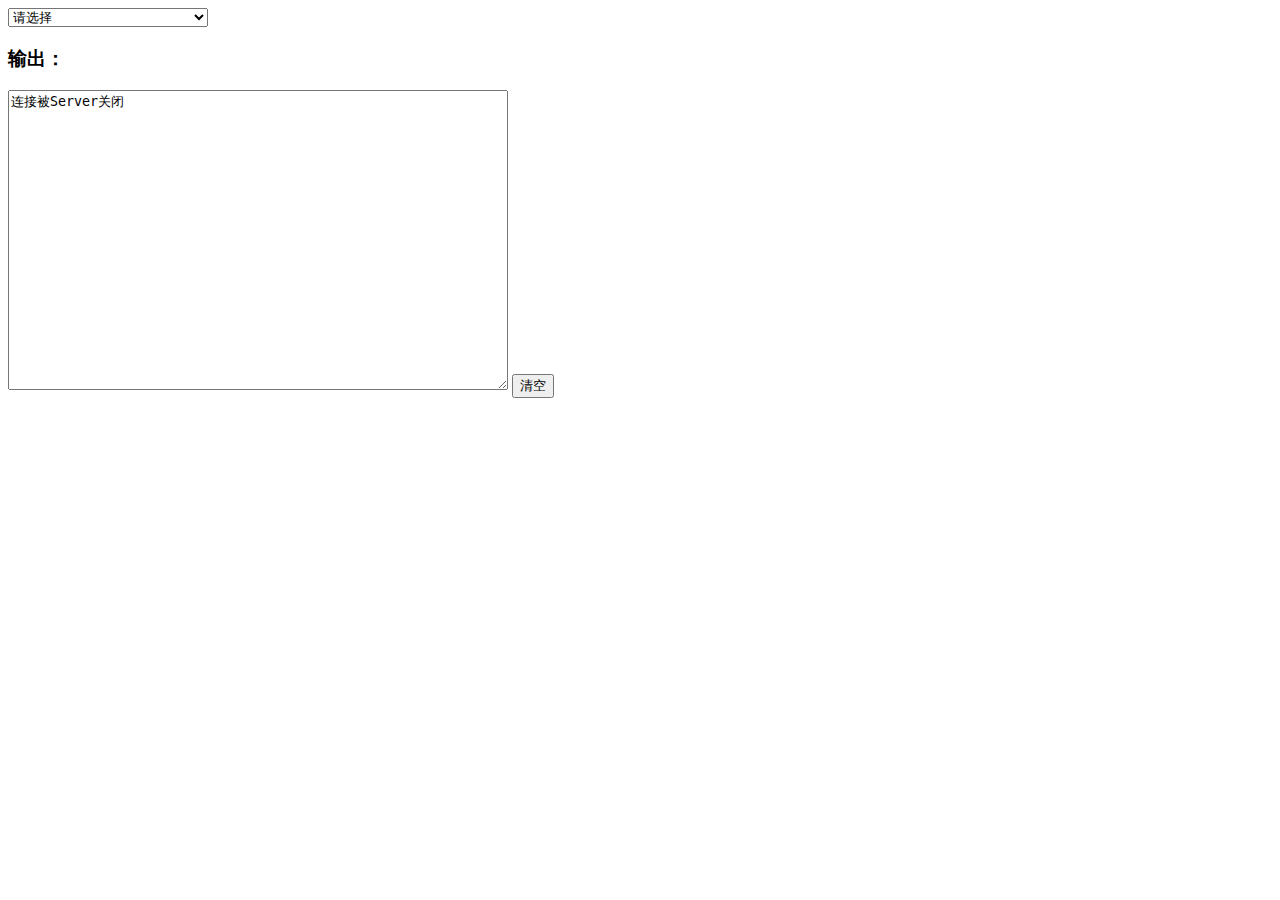
<file: cms/src/main/webapp/websocket.html>
<head xmlns="http://www.w3.org/1999/html">
    <title>Netty WebSocket DEMO</title>
</head>
<body>
<script type="text/javascript">
    var socket;
    if (!window.WebSocket) {
        window.WebSocket = window.MozWebSocket;
    }
    if (window.WebSocket) {
        socket = new WebSocket("ws://127.0.0.1:2048/ws");
//        socket = new WebSocket("ws://39.106.221.125:2048/ws");
        socket.onmessage = function(event) {
            var ta = document.getElementById('responseText');
            ta.value = ta.value + '\n' + event.data + "\n";
        };
        socket.onopen = function(event) {
            var ta = document.getElementById('responseText');
            ta.value = "连接开启!" + "\n";
        };
        socket.onclose = function(event) {
            var ta = document.getElementById('responseText');
            ta.value = ta.value + "连接被Server关闭" + "\n";
        };
    } else {
        alert("你的浏览器不支持！");
    }

    function send(message) {
        if (!window.WebSocket) {
            return;
        }
        if (socket.readyState == WebSocket.OPEN) {
            socket.send(message);
        } else {
            alert("连接没有开启.");
        }
    }
</script>
<form onsubmit="return false;">
    <select name="message" onchange="send(this.form.message.value)">
        <option value ="">请选择</option>
        <option value ="{'userUuid':'meggieUuid','type':1,'data':'data'}">长连接登录</option>
        <option value ="{'userUuid':'meggieUuid','type':2,'data':'data'}">长连接登出</option>
        <option value ="{'userUuid':'meggieUuid','type':1,'data':'data'}">长连接规约(前后端自定义规约)</option>
    </select>
    <h3>输出：</h3>
    <textarea id="responseText" style="width: 500px; height: 300px;"></textarea>
    <input type="button" onclick="javascript:document.getElementById('responseText').value=''" value="清空">
</form>
</body>
</html>
</file>
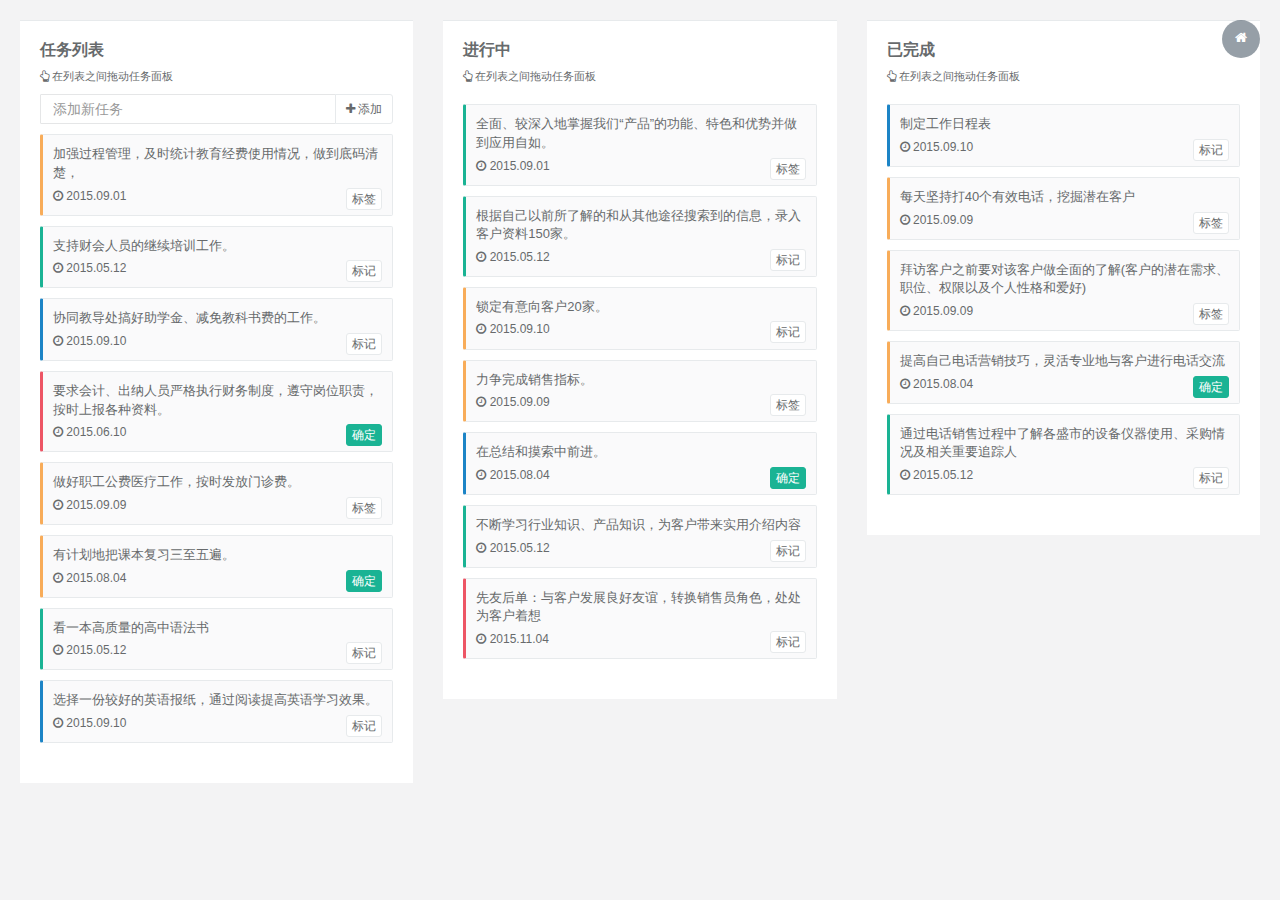
<file: cms/src/main/webapp/back_template/agile_board.html>
<!DOCTYPE html>
<html>

<head>

    <meta charset="utf-8">
    <meta name="viewport" content="width=device-width, initial-scale=1.0">
    

    <title>H+ 后台主题UI框架 - 任务清单</title>
    <meta name="keywords" content="H+后台主题,后台bootstrap框架,会员中心主题,后台HTML,响应式后台">
    <meta name="description" content="H+是一个完全响应式，基于Bootstrap3最新版本开发的扁平化主题，她采用了主流的左右两栏式布局，使用了Html5+CSS3等现代技术">

    <link rel="shortcut icon" href="favicon.ico"> <link href="css/bootstrap.min.css?v=3.3.5" rel="stylesheet">
    <link href="css/font-awesome.min.css?v=4.4.0" rel="stylesheet">

    <link href="css/animate.min.css" rel="stylesheet">
    <link href="css/style.min.css?v=4.0.0" rel="stylesheet"><base target="_blank">

</head>

<body class="gray-bg">
    <div class="wrapper wrapper-content  animated fadeInRight">
        <div class="row">
            <div class="col-sm-4">
                <div class="ibox">
                    <div class="ibox-content">
                        <h3>任务列表</h3>
                        <p class="small"><i class="fa fa-hand-o-up"></i> 在列表之间拖动任务面板</p>

                        <div class="input-group">
                            <input type="text" placeholder="添加新任务" class="input input-sm form-control">
                            <span class="input-group-btn">
                                        <button type="button" class="btn btn-sm btn-white"> <i class="fa fa-plus"></i> 添加</button>
                                </span>
                        </div>

                        <ul class="sortable-list connectList agile-list">
                            <li class="warning-element">
                                加强过程管理，及时统计教育经费使用情况，做到底码清楚，
                                <div class="agile-detail">
                                    <a href="#" class="pull-right btn btn-xs btn-white">标签</a>
                                    <i class="fa fa-clock-o"></i> 2015.09.01
                                </div>
                            </li>
                            <li class="success-element">
                                支持财会人员的继续培训工作。
                                <div class="agile-detail">
                                    <a href="#" class="pull-right btn btn-xs btn-white">标记</a>
                                    <i class="fa fa-clock-o"></i> 2015.05.12
                                </div>
                            </li>
                            <li class="info-element">
                                协同教导处搞好助学金、减免教科书费的工作。
                                <div class="agile-detail">
                                    <a href="#" class="pull-right btn btn-xs btn-white">标记</a>
                                    <i class="fa fa-clock-o"></i> 2015.09.10
                                </div>
                            </li>
                            <li class="danger-element">
                                要求会计、出纳人员严格执行财务制度，遵守岗位职责，按时上报各种资料。
                                <div class="agile-detail">
                                    <a href="#" class="pull-right btn btn-xs btn-primary">确定</a>
                                    <i class="fa fa-clock-o"></i> 2015.06.10
                                </div>
                            </li>
                            <li class="warning-element">
                                做好职工公费医疗工作，按时发放门诊费。
                                <div class="agile-detail">
                                    <a href="#" class="pull-right btn btn-xs btn-white">标签</a>
                                    <i class="fa fa-clock-o"></i> 2015.09.09
                                </div>
                            </li>
                            <li class="warning-element">
                                有计划地把课本复习三至五遍。
                                <div class="agile-detail">
                                    <a href="#" class="pull-right btn btn-xs btn-primary">确定</a>
                                    <i class="fa fa-clock-o"></i> 2015.08.04
                                </div>
                            </li>
                            <li class="success-element">
                                看一本高质量的高中语法书
                                <div class="agile-detail">
                                    <a href="#" class="pull-right btn btn-xs btn-white">标记</a>
                                    <i class="fa fa-clock-o"></i> 2015.05.12
                                </div>
                            </li>
                            <li class="info-element">
                                选择一份较好的英语报纸，通过阅读提高英语学习效果。
                                <div class="agile-detail">
                                    <a href="#" class="pull-right btn btn-xs btn-white">标记</a>
                                    <i class="fa fa-clock-o"></i> 2015.09.10
                                </div>
                            </li>
                        </ul>
                    </div>
                </div>
            </div>
            <div class="col-sm-4">
                <div class="ibox">
                    <div class="ibox-content">
                        <h3>进行中</h3>
                        <p class="small"><i class="fa fa-hand-o-up"></i> 在列表之间拖动任务面板</p>
                        <ul class="sortable-list connectList agile-list">
                            <li class="success-element">
                                全面、较深入地掌握我们“产品”的功能、特色和优势并做到应用自如。
                                <div class="agile-detail">
                                    <a href="#" class="pull-right btn btn-xs btn-white">标签</a>
                                    <i class="fa fa-clock-o"></i> 2015.09.01
                                </div>
                            </li>
                            <li class="success-element">
                                根据自己以前所了解的和从其他途径搜索到的信息，录入客户资料150家。
                                <div class="agile-detail">
                                    <a href="#" class="pull-right btn btn-xs btn-white">标记</a>
                                    <i class="fa fa-clock-o"></i> 2015.05.12
                                </div>
                            </li>
                            <li class="warning-element">
                                锁定有意向客户20家。
                                <div class="agile-detail">
                                    <a href="#" class="pull-right btn btn-xs btn-white">标记</a>
                                    <i class="fa fa-clock-o"></i> 2015.09.10
                                </div>
                            </li>
                            <li class="warning-element">
                                力争完成销售指标。
                                <div class="agile-detail">
                                    <a href="#" class="pull-right btn btn-xs btn-white">标签</a>
                                    <i class="fa fa-clock-o"></i> 2015.09.09
                                </div>
                            </li>
                            <li class="info-element">
                                在总结和摸索中前进。
                                <div class="agile-detail">
                                    <a href="#" class="pull-right btn btn-xs btn-primary">确定</a>
                                    <i class="fa fa-clock-o"></i> 2015.08.04
                                </div>
                            </li>
                            <li class="success-element">
                                不断学习行业知识、产品知识，为客户带来实用介绍内容
                                <div class="agile-detail">
                                    <a href="#" class="pull-right btn btn-xs btn-white">标记</a>
                                    <i class="fa fa-clock-o"></i> 2015.05.12
                                </div>
                            </li>
                            <li class="danger-element">
                                先友后单：与客户发展良好友谊，转换销售员角色，处处为客户着想
                                <div class="agile-detail">
                                    <a href="#" class="pull-right btn btn-xs btn-white">标记</a>
                                    <i class="fa fa-clock-o"></i> 2015.11.04
                                </div>
                            </li>
                        </ul>
                    </div>
                </div>
            </div>
            <div class="col-sm-4">
                <div class="ibox">
                    <div class="ibox-content">
                        <h3>已完成</h3>
                        <p class="small"><i class="fa fa-hand-o-up"></i> 在列表之间拖动任务面板</p>
                        <ul class="sortable-list connectList agile-list">
                            <li class="info-element">
                                制定工作日程表
                                <div class="agile-detail">
                                    <a href="#" class="pull-right btn btn-xs btn-white">标记</a>
                                    <i class="fa fa-clock-o"></i> 2015.09.10
                                </div>
                            </li>
                            <li class="warning-element">
                                每天坚持打40个有效电话，挖掘潜在客户
                                <div class="agile-detail">
                                    <a href="#" class="pull-right btn btn-xs btn-white">标签</a>
                                    <i class="fa fa-clock-o"></i> 2015.09.09
                                </div>
                            </li>
                            <li class="warning-element">
                                拜访客户之前要对该客户做全面的了解(客户的潜在需求、职位、权限以及个人性格和爱好)
                                <div class="agile-detail">
                                    <a href="#" class="pull-right btn btn-xs btn-white">标签</a>
                                    <i class="fa fa-clock-o"></i> 2015.09.09
                                </div>
                            </li>
                            <li class="warning-element">
                                提高自己电话营销技巧，灵活专业地与客户进行电话交流
                                <div class="agile-detail">
                                    <a href="#" class="pull-right btn btn-xs btn-primary">确定</a>
                                    <i class="fa fa-clock-o"></i> 2015.08.04
                                </div>
                            </li>
                            <li class="success-element">
                                通过电话销售过程中了解各盛市的设备仪器使用、采购情况及相关重要追踪人
                                <div class="agile-detail">
                                    <a href="#" class="pull-right btn btn-xs btn-white">标记</a>
                                    <i class="fa fa-clock-o"></i> 2015.05.12
                                </div>
                            </li>

                        </ul>
                    </div>
                </div>
            </div>

        </div>


    </div>
    <script src="js/jquery.min.js?v=2.1.4"></script>
    <script src="js/bootstrap.min.js?v=3.3.5"></script>
    <script src="js/jquery-ui-1.10.4.min.js"></script>
    <script src="js/content.min.js?v=1.0.0"></script>
    <script>
        $(document).ready(function(){$(".sortable-list").sortable({connectWith:".connectList"}).disableSelection()});
    </script>

    <script type="text/javascript" src="http://tajs.qq.com/stats?sId=9051096" charset="UTF-8"></script>
</body>

</html>
</file>
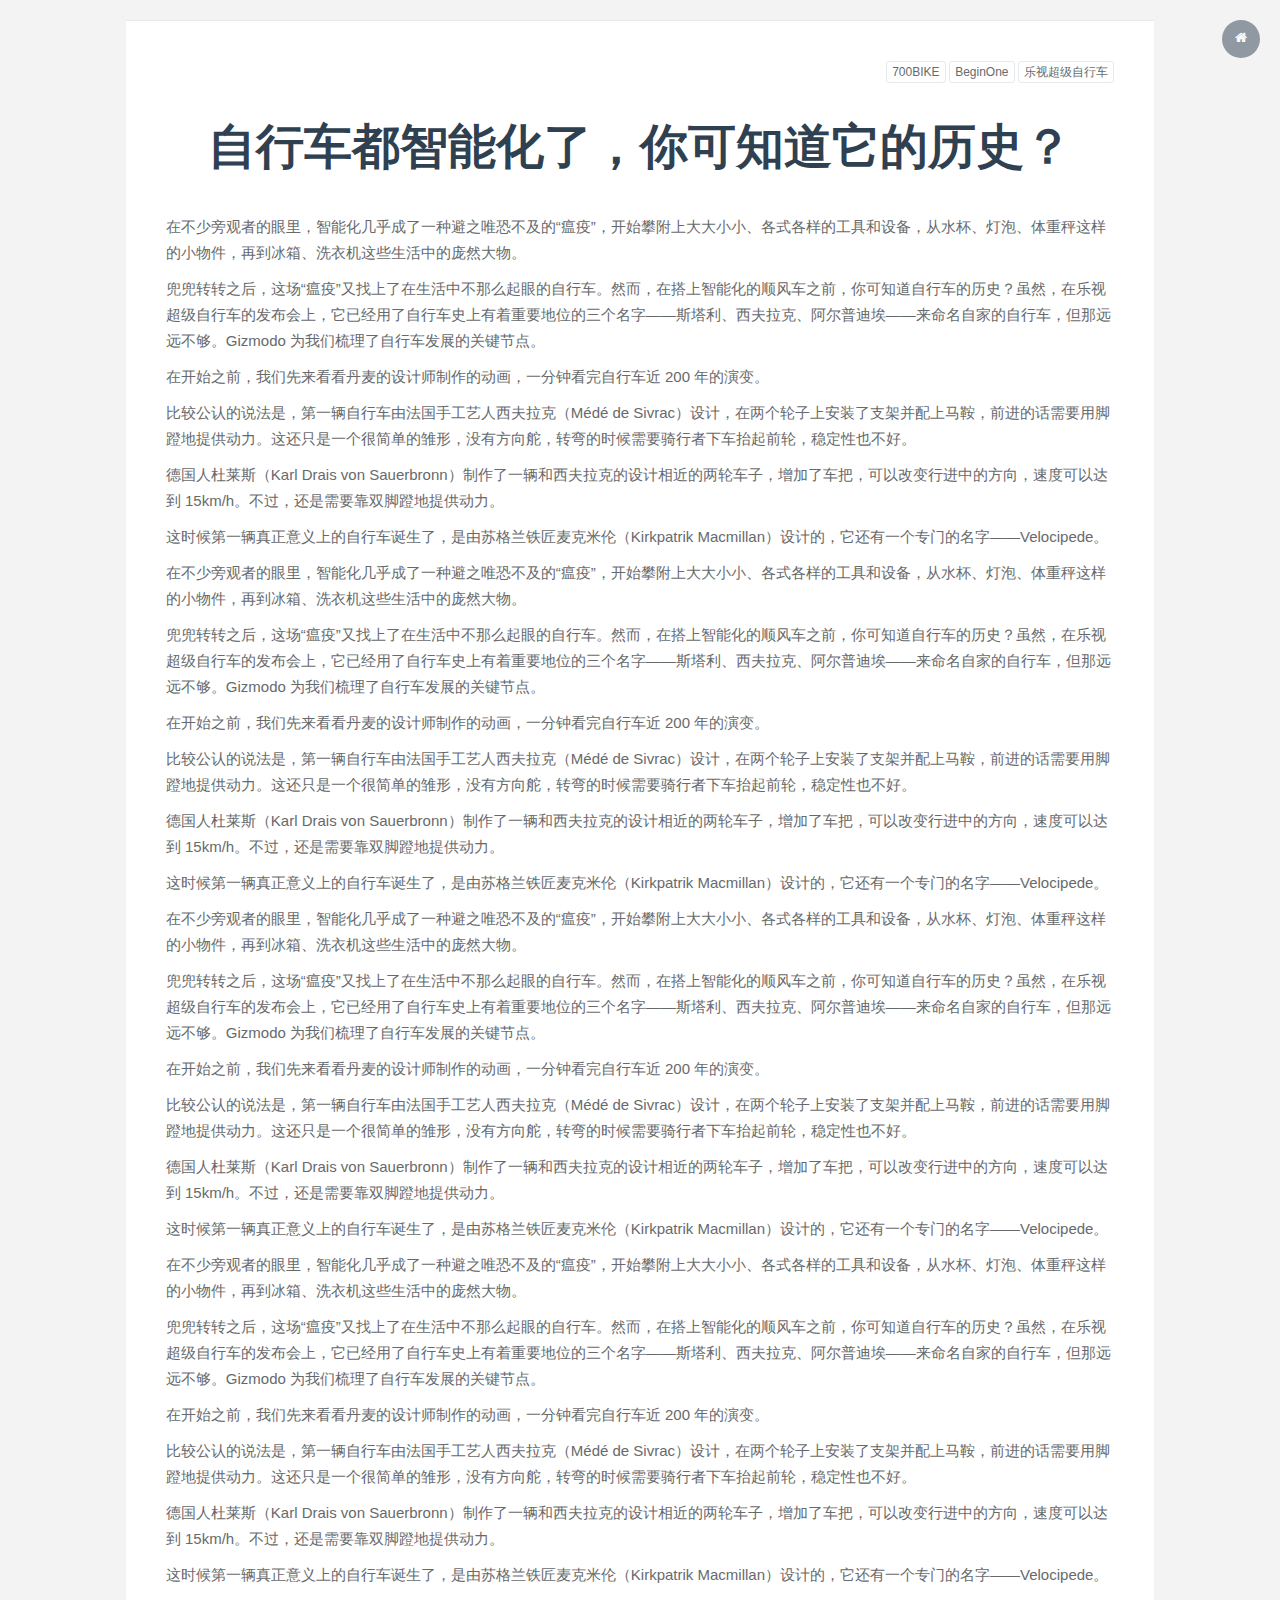
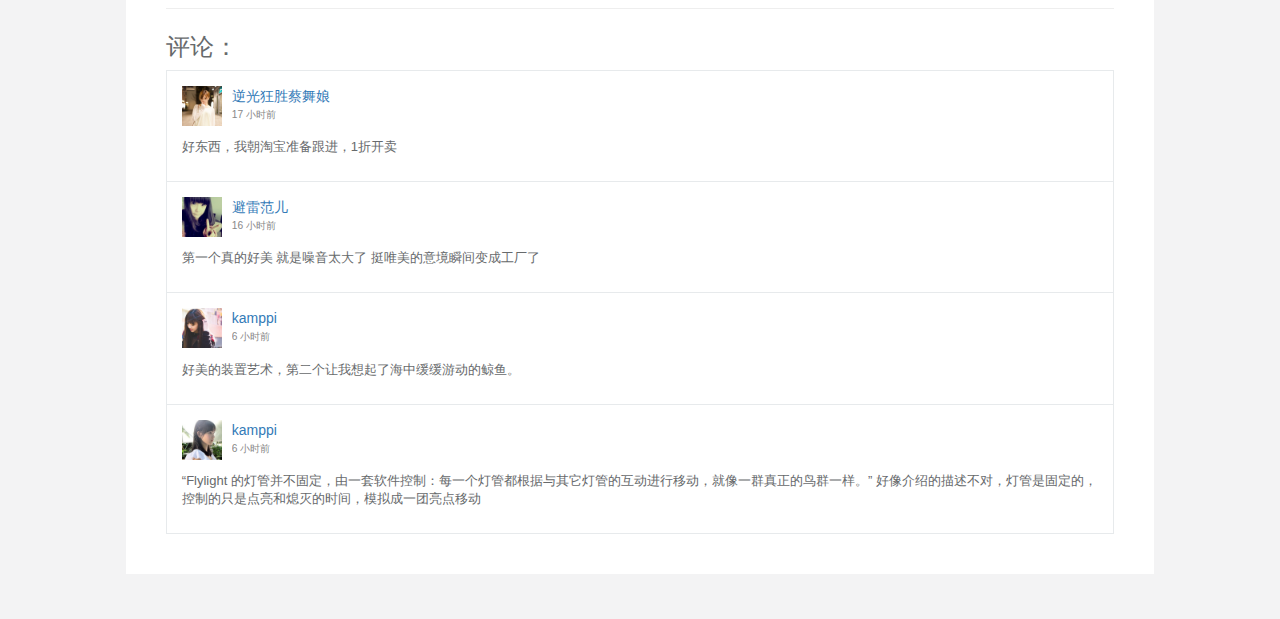
<file: cms/src/main/webapp/back_template/article.html>
<!DOCTYPE html>
<html>

<head>

    <meta charset="utf-8">
    <meta name="viewport" content="width=device-width, initial-scale=1.0">
    

    <title>H+ 后台主题UI框架 - 文章页面</title>
    <meta name="keywords" content="H+后台主题,后台bootstrap框架,会员中心主题,后台HTML,响应式后台">
    <meta name="description" content="H+是一个完全响应式，基于Bootstrap3最新版本开发的扁平化主题，她采用了主流的左右两栏式布局，使用了Html5+CSS3等现代技术">

    <link rel="shortcut icon" href="favicon.ico"> <link href="css/bootstrap.min.css?v=3.3.5" rel="stylesheet">
    <link href="css/font-awesome.min.css?v=4.4.0" rel="stylesheet">

    <link href="css/animate.min.css" rel="stylesheet">
    <link href="css/style.min.css?v=4.0.0" rel="stylesheet"><base target="_blank">

</head>

<body class="gray-bg">
    <div class="wrapper wrapper-content  animated fadeInRight article">
        <div class="row">
            <div class="col-lg-10 col-lg-offset-1">
                <div class="ibox">
                    <div class="ibox-content">
                        <div class="pull-right">
                            <button class="btn btn-white btn-xs" type="button">700BIKE</button>
                            <button class="btn btn-white btn-xs" type="button">BeginOne</button>
                            <button class="btn btn-white btn-xs" type="button">乐视超级自行车</button>
                        </div>
                        <div class="text-center article-title">
                            <h1>
                                    自行车都智能化了，你可知道它的历史？
                                </h1>
                        </div>
                        <p>
                            在不少旁观者的眼里，智能化几乎成了一种避之唯恐不及的“瘟疫”，开始攀附上大大小小、各式各样的工具和设备，从水杯、灯泡、体重秤这样的小物件，再到冰箱、洗衣机这些生活中的庞然大物。
                        </p>
                        <p>
                            兜兜转转之后，这场“瘟疫”又找上了在生活中不那么起眼的自行车。然而，在搭上智能化的顺风车之前，你可知道自行车的历史？虽然，在乐视超级自行车的发布会上，它已经用了自行车史上有着重要地位的三个名字——斯塔利、西夫拉克、阿尔普迪埃——来命名自家的自行车，但那远远不够。Gizmodo 为我们梳理了自行车发展的关键节点。
                        </p>
                        <p>
                            在开始之前，我们先来看看丹麦的设计师制作的动画，一分钟看完自行车近 200 年的演变。
                        </p>
                        <p>
                            比较公认的说法是，第一辆自行车由法国手工艺人西夫拉克（Médé de Sivrac）设计，在两个轮子上安装了支架并配上马鞍，前进的话需要用脚蹬地提供动力。这还只是一个很简单的雏形，没有方向舵，转弯的时候需要骑行者下车抬起前轮，稳定性也不好。
                        </p>
                        <p>
                            德国人杜莱斯（Karl Drais von Sauerbronn）制作了一辆和西夫拉克的设计相近的两轮车子，增加了车把，可以改变行进中的方向，速度可以达到 15km/h。不过，还是需要靠双脚蹬地提供动力。
                        </p>
                        <p>
                            这时候第一辆真正意义上的自行车诞生了，是由苏格兰铁匠麦克米伦（Kirkpatrik Macmillan）设计的，它还有一个专门的名字——Velocipede。
                        </p>
                        <p>
                            在不少旁观者的眼里，智能化几乎成了一种避之唯恐不及的“瘟疫”，开始攀附上大大小小、各式各样的工具和设备，从水杯、灯泡、体重秤这样的小物件，再到冰箱、洗衣机这些生活中的庞然大物。
                        </p>
                        <p>
                            兜兜转转之后，这场“瘟疫”又找上了在生活中不那么起眼的自行车。然而，在搭上智能化的顺风车之前，你可知道自行车的历史？虽然，在乐视超级自行车的发布会上，它已经用了自行车史上有着重要地位的三个名字——斯塔利、西夫拉克、阿尔普迪埃——来命名自家的自行车，但那远远不够。Gizmodo 为我们梳理了自行车发展的关键节点。
                        </p>
                        <p>
                            在开始之前，我们先来看看丹麦的设计师制作的动画，一分钟看完自行车近 200 年的演变。
                        </p>
                        <p>
                            比较公认的说法是，第一辆自行车由法国手工艺人西夫拉克（Médé de Sivrac）设计，在两个轮子上安装了支架并配上马鞍，前进的话需要用脚蹬地提供动力。这还只是一个很简单的雏形，没有方向舵，转弯的时候需要骑行者下车抬起前轮，稳定性也不好。
                        </p>
                        <p>
                            德国人杜莱斯（Karl Drais von Sauerbronn）制作了一辆和西夫拉克的设计相近的两轮车子，增加了车把，可以改变行进中的方向，速度可以达到 15km/h。不过，还是需要靠双脚蹬地提供动力。
                        </p>
                        <p>
                            这时候第一辆真正意义上的自行车诞生了，是由苏格兰铁匠麦克米伦（Kirkpatrik Macmillan）设计的，它还有一个专门的名字——Velocipede。
                        </p>
                        <p>
                            在不少旁观者的眼里，智能化几乎成了一种避之唯恐不及的“瘟疫”，开始攀附上大大小小、各式各样的工具和设备，从水杯、灯泡、体重秤这样的小物件，再到冰箱、洗衣机这些生活中的庞然大物。
                        </p>
                        <p>
                            兜兜转转之后，这场“瘟疫”又找上了在生活中不那么起眼的自行车。然而，在搭上智能化的顺风车之前，你可知道自行车的历史？虽然，在乐视超级自行车的发布会上，它已经用了自行车史上有着重要地位的三个名字——斯塔利、西夫拉克、阿尔普迪埃——来命名自家的自行车，但那远远不够。Gizmodo 为我们梳理了自行车发展的关键节点。
                        </p>
                        <p>
                            在开始之前，我们先来看看丹麦的设计师制作的动画，一分钟看完自行车近 200 年的演变。
                        </p>
                        <p>
                            比较公认的说法是，第一辆自行车由法国手工艺人西夫拉克（Médé de Sivrac）设计，在两个轮子上安装了支架并配上马鞍，前进的话需要用脚蹬地提供动力。这还只是一个很简单的雏形，没有方向舵，转弯的时候需要骑行者下车抬起前轮，稳定性也不好。
                        </p>
                        <p>
                            德国人杜莱斯（Karl Drais von Sauerbronn）制作了一辆和西夫拉克的设计相近的两轮车子，增加了车把，可以改变行进中的方向，速度可以达到 15km/h。不过，还是需要靠双脚蹬地提供动力。
                        </p>
                        <p>
                            这时候第一辆真正意义上的自行车诞生了，是由苏格兰铁匠麦克米伦（Kirkpatrik Macmillan）设计的，它还有一个专门的名字——Velocipede。
                        </p>
                        <p>
                            在不少旁观者的眼里，智能化几乎成了一种避之唯恐不及的“瘟疫”，开始攀附上大大小小、各式各样的工具和设备，从水杯、灯泡、体重秤这样的小物件，再到冰箱、洗衣机这些生活中的庞然大物。
                        </p>
                        <p>
                            兜兜转转之后，这场“瘟疫”又找上了在生活中不那么起眼的自行车。然而，在搭上智能化的顺风车之前，你可知道自行车的历史？虽然，在乐视超级自行车的发布会上，它已经用了自行车史上有着重要地位的三个名字——斯塔利、西夫拉克、阿尔普迪埃——来命名自家的自行车，但那远远不够。Gizmodo 为我们梳理了自行车发展的关键节点。
                        </p>
                        <p>
                            在开始之前，我们先来看看丹麦的设计师制作的动画，一分钟看完自行车近 200 年的演变。
                        </p>
                        <p>
                            比较公认的说法是，第一辆自行车由法国手工艺人西夫拉克（Médé de Sivrac）设计，在两个轮子上安装了支架并配上马鞍，前进的话需要用脚蹬地提供动力。这还只是一个很简单的雏形，没有方向舵，转弯的时候需要骑行者下车抬起前轮，稳定性也不好。
                        </p>
                        <p>
                            德国人杜莱斯（Karl Drais von Sauerbronn）制作了一辆和西夫拉克的设计相近的两轮车子，增加了车把，可以改变行进中的方向，速度可以达到 15km/h。不过，还是需要靠双脚蹬地提供动力。
                        </p>
                        <p>
                            这时候第一辆真正意义上的自行车诞生了，是由苏格兰铁匠麦克米伦（Kirkpatrik Macmillan）设计的，它还有一个专门的名字——Velocipede。
                        </p>
                        <hr>

                        <div class="row">
                            <div class="col-lg-12">

                                <h2>评论：</h2>
                                <div class="social-feed-box">
                                    <div class="social-avatar">
                                        <a href="" class="pull-left">
                                            <img alt="image" src="img/a1.jpg">
                                        </a>
                                        <div class="media-body">
                                            <a href="#">
                                                    逆光狂胜蔡舞娘
                                                </a>
                                            <small class="text-muted">17 小时前</small>
                                        </div>
                                    </div>
                                    <div class="social-body">
                                        <p>
                                            好东西，我朝淘宝准备跟进，1折开卖
                                        </p>
                                    </div>
                                </div>
                                <div class="social-feed-box">
                                    <div class="social-avatar">
                                        <a href="" class="pull-left">
                                            <img alt="image" src="img/a2.jpg">
                                        </a>
                                        <div class="media-body">
                                            <a href="#">
                                                    避雷范儿
                                                </a>
                                            <small class="text-muted"> 16 小时前</small>
                                        </div>
                                    </div>
                                    <div class="social-body">
                                        <p>
                                            第一个真的好美 就是噪音太大了 挺唯美的意境瞬间变成工厂了
                                        </p>
                                    </div>
                                </div>
                                <div class="social-feed-box">
                                    <div class="social-avatar">
                                        <a href="" class="pull-left">
                                            <img alt="image" src="img/a3.jpg">
                                        </a>
                                        <div class="media-body">
                                            <a href="#">
                                                    kamppi
                                                </a>
                                            <small class="text-muted"> 6 小时前</small>
                                        </div>
                                    </div>
                                    <div class="social-body">
                                        <p>
                                            好美的装置艺术，第二个让我想起了海中缓缓游动的鲸鱼。
                                        </p>
                                    </div>
                                </div>
                                <div class="social-feed-box">
                                    <div class="social-avatar">
                                        <a href="" class="pull-left">
                                            <img alt="image" src="img/a5.jpg">
                                        </a>
                                        <div class="media-body">
                                            <a href="#">
                                                    kamppi
                                                </a>
                                            <small class="text-muted">6 小时前</small>
                                        </div>
                                    </div>
                                    <div class="social-body">
                                        <p>
                                            “Flylight 的灯管并不固定，由一套软件控制：每一个灯管都根据与其它灯管的互动进行移动，就像一群真正的鸟群一样。” 好像介绍的描述不对，灯管是固定的，控制的只是点亮和熄灭的时间，模拟成一团亮点移动
                                        </p>
                                    </div>
                                </div>


                            </div>
                        </div>


                    </div>
                </div>
            </div>
        </div>

    </div>
    <script src="js/jquery.min.js?v=2.1.4"></script>
    <script src="js/bootstrap.min.js?v=3.3.5"></script>
    <script src="js/content.min.js?v=1.0.0"></script>
    <script type="text/javascript" src="http://tajs.qq.com/stats?sId=9051096" charset="UTF-8"></script>
</body>

</html>
</file>
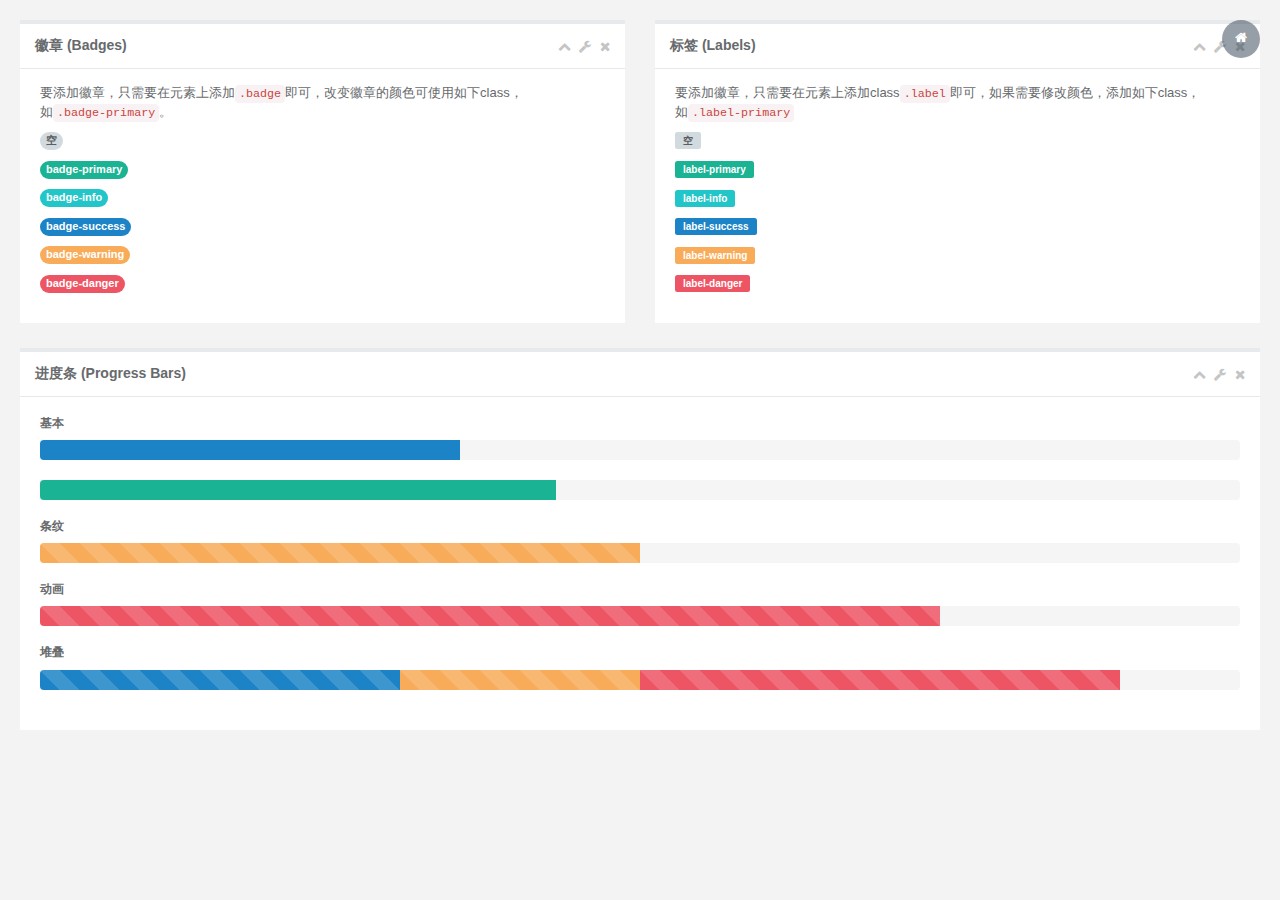
<file: cms/src/main/webapp/back_template/badges_labels.html>
<!DOCTYPE html>
<html>

<head>

    <meta charset="utf-8">
    <meta name="viewport" content="width=device-width, initial-scale=1.0">
    

    <title>H+ 后台主题UI框架 - 徽章，标签，进度条</title>
    <meta name="keywords" content="H+后台主题,后台bootstrap框架,会员中心主题,后台HTML,响应式后台">
    <meta name="description" content="H+是一个完全响应式，基于Bootstrap3最新版本开发的扁平化主题，她采用了主流的左右两栏式布局，使用了Html5+CSS3等现代技术">

    <link rel="shortcut icon" href="favicon.ico"> <link href="css/bootstrap.min.css?v=3.3.5" rel="stylesheet">
    <link href="css/font-awesome.min.css?v=4.4.0" rel="stylesheet">

    <link href="css/animate.min.css" rel="stylesheet">
    <link href="css/style.min.css?v=4.0.0" rel="stylesheet"><base target="_blank">

</head>

<body class="gray-bg">
    <div class="wrapper wrapper-content animated fadeInRight">
        <div class="row">
            <div class="col-sm-6">
                <div class="ibox float-e-margins">
                    <div class="ibox-title">
                        <h5>徽章 (Badges)</h5>
                        <div class="ibox-tools">
                            <a class="collapse-link">
                                <i class="fa fa-chevron-up"></i>
                            </a>
                            <a class="dropdown-toggle" data-toggle="dropdown" href="badges_labels.html#">
                                <i class="fa fa-wrench"></i>
                            </a>
                            <ul class="dropdown-menu dropdown-user">
                                <li><a href="badges_labels.html#">选项1</a>
                                </li>
                                <li><a href="badges_labels.html#">选项2</a>
                                </li>
                            </ul>
                            <a class="close-link">
                                <i class="fa fa-times"></i>
                            </a>
                        </div>
                    </div>
                    <div class="ibox-content">
                        <p>
                            要添加徽章，只需要在元素上添加<code>.badge</code>即可，改变徽章的颜色可使用如下class，如<code>.badge-primary</code>。
                        </p>
                        <p><span class="badge">空</span>
                        </p>
                        <p><span class="badge badge-primary">badge-primary</span>
                        </p>
                        <p><span class="badge badge-info">badge-info</span>
                        </p>
                        <p><span class="badge badge-success">badge-success</span>
                        </p>
                        <p><span class="badge badge-warning">badge-warning</span>
                        </p>
                        <p><span class="badge badge-danger">badge-danger</span>
                        </p>
                    </div>
                </div>
            </div>

            <div class="col-sm-6">
                <div class="ibox float-e-margins">
                    <div class="ibox-title">
                        <h5>标签 (Labels)</h5>
                        <div class="ibox-tools">
                            <a class="collapse-link">
                                <i class="fa fa-chevron-up"></i>
                            </a>
                            <a class="dropdown-toggle" data-toggle="dropdown" href="badges_labels.html#">
                                <i class="fa fa-wrench"></i>
                            </a>
                            <ul class="dropdown-menu dropdown-user">
                                <li><a href="badges_labels.html#">选项1</a>
                                </li>
                                <li><a href="badges_labels.html#">选项2</a>
                                </li>
                            </ul>
                            <a class="close-link">
                                <i class="fa fa-times"></i>
                            </a>
                        </div>
                    </div>
                    <div class="ibox-content">
                        <p>
                            要添加徽章，只需要在元素上添加class<code>.label</code>即可，如果需要修改颜色，添加如下class，如<code>.label-primary</code>
                        </p>
                        <p><span class="label">空</span>
                        </p>
                        <p><span class="label label-primary">label-primary</span>
                        </p>
                        <p><span class="label label-info">label-info</span>
                        </p>
                        <p><span class="label label-success">label-success</span>
                        </p>
                        <p><span class="label label-warning">label-warning</span>
                        </p>
                        <p><span class="label label-danger">label-danger</span>
                        </p>
                    </div>
                </div>
            </div>

        </div>
        <div class="row">
            <div class="col-sm-12">
                <div class="ibox float-e-margins">
                    <div class="ibox-title">
                        <h5>进度条 (Progress Bars)</h5>
                        <div class="ibox-tools">
                            <a class="collapse-link">
                                <i class="fa fa-chevron-up"></i>
                            </a>
                            <a class="dropdown-toggle" data-toggle="dropdown" href="badges_labels.html#">
                                <i class="fa fa-wrench"></i>
                            </a>
                            <ul class="dropdown-menu dropdown-user">
                                <li><a href="badges_labels.html#">选项1</a>
                                </li>
                                <li><a href="badges_labels.html#">选项2</a>
                                </li>
                            </ul>
                            <a class="close-link">
                                <i class="fa fa-times"></i>
                            </a>
                        </div>
                    </div>
                    <div class="ibox-content">
                        <h5>基本</h5>
                        <div class="progress">
                            <div style="width: 35%" aria-valuemax="100" aria-valuemin="0" aria-valuenow="35" role="progressbar" class="progress-bar progress-bar-success">
                                <span class="sr-only">35% Complete (success)</span>
                            </div>
                        </div>

                        <div class="progress progress-bar-default">
                            <div style="width: 43%" aria-valuemax="100" aria-valuemin="0" aria-valuenow="43" role="progressbar" class="progress-bar">
                                <span class="sr-only">43% Complete (success)</span>
                            </div>
                        </div>

                        <h5>条纹</h5>

                        <div class="progress progress-striped">
                            <div style="width: 50%" aria-valuemax="100" aria-valuemin="0" aria-valuenow="50" role="progressbar" class="progress-bar progress-bar-warning">
                                <span class="sr-only">40% Complete (success)</span>
                            </div>
                        </div>

                        <h5>动画</h5>

                        <div class="progress progress-striped active">
                            <div style="width: 75%" aria-valuemax="100" aria-valuemin="0" aria-valuenow="75" role="progressbar" class="progress-bar progress-bar-danger">
                                <span class="sr-only">40% Complete (success)</span>
                            </div>
                        </div>

                        <h5>堆叠</h5>

                        <div class="progress progress-striped active">
                            <div style="width: 30%" class="progress-bar progress-bar-success">
                                <span class="sr-only">30% Complete (success)</span>
                            </div>
                            <div style="width: 20%" class="progress-bar progress-bar-warning">
                                <span class="sr-only">15% Complete (warning)</span>
                            </div>
                            <div style="width: 40%" class="progress-bar progress-bar-danger">
                                <span class="sr-only">40% Complete (danger)</span>
                            </div>
                        </div>

                    </div>
                </div>
            </div>
        </div>
    </div>
    <script src="js/jquery.min.js?v=2.1.4"></script>
    <script src="js/bootstrap.min.js?v=3.3.5"></script>
    <script src="js/content.min.js?v=1.0.0"></script>
    <script type="text/javascript" src="http://tajs.qq.com/stats?sId=9051096" charset="UTF-8"></script>

</body>

</html>
</file>
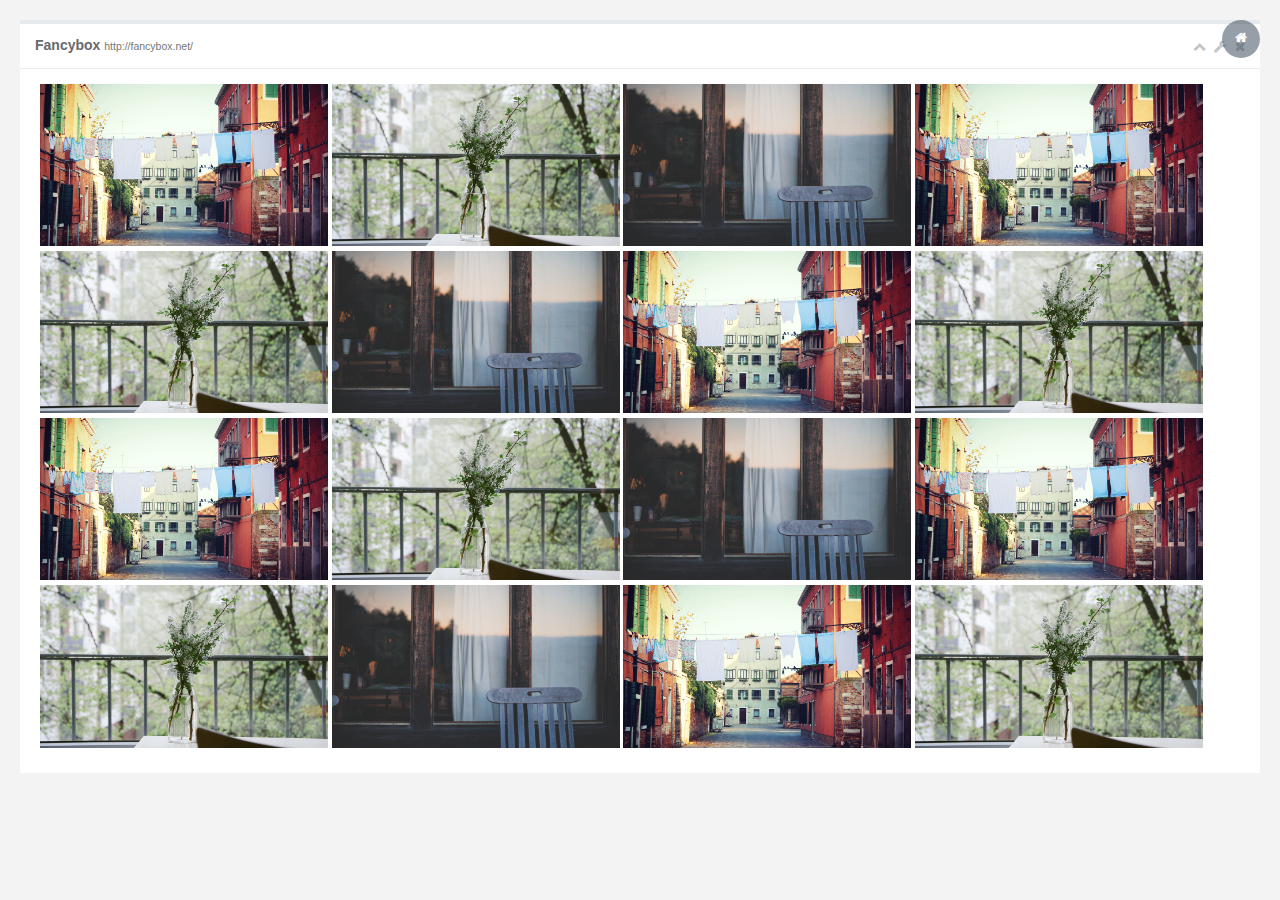
<file: cms/src/main/webapp/back_template/basic_gallery.html>
<!DOCTYPE html>
<html>

<head>

    <meta charset="utf-8">
    <meta name="viewport" content="width=device-width, initial-scale=1.0">
    

    <title>H+ 后台主题UI框架 - 基本图库</title>
    <meta name="keywords" content="H+后台主题,后台bootstrap框架,会员中心主题,后台HTML,响应式后台">
    <meta name="description" content="H+是一个完全响应式，基于Bootstrap3最新版本开发的扁平化主题，她采用了主流的左右两栏式布局，使用了Html5+CSS3等现代技术">

    <link rel="shortcut icon" href="favicon.ico"> <link href="css/bootstrap.min.css?v=3.3.5" rel="stylesheet">
    <link href="css/font-awesome.min.css?v=4.4.0" rel="stylesheet">
    <link href="js/plugins/fancybox/jquery.fancybox.css" rel="stylesheet">
    <link href="css/animate.min.css" rel="stylesheet">
    <link href="css/style.min.css?v=4.0.0" rel="stylesheet"><base target="_blank">

</head>

<body class="gray-bg">
    <div class="wrapper wrapper-content">
        <div class="row">
            <div class="col-sm-12">
                <div class="ibox float-e-margins">
                    <div class="ibox-title">
                        <h5>Fancybox <small>http://fancybox.net/</small></h5>
                        <div class="ibox-tools">
                            <a class="collapse-link">
                                <i class="fa fa-chevron-up"></i>
                            </a>
                            <a class="dropdown-toggle" data-toggle="dropdown" href="basic_gallery.html#">
                                <i class="fa fa-wrench"></i>
                            </a>
                            <ul class="dropdown-menu dropdown-user">
                                <li><a href="basic_gallery.html#">选项1</a>
                                </li>
                                <li><a href="basic_gallery.html#">选项2</a>
                                </li>
                            </ul>
                            <a class="close-link">
                                <i class="fa fa-times"></i>
                            </a>
                        </div>
                    </div>
                    <div class="ibox-content">

                        <a class="fancybox" href="img/p1.jpg" title="图片1">
                            <img alt="image" src="img/p_big1.jpg" />
                        </a>
                        <a class="fancybox" href="img/p2.jpg" title="图片2">
                            <img alt="image" src="img/p_big2.jpg" />
                        </a>
                        <a class="fancybox" href="img/p3.jpg" title="图片3">
                            <img alt="image" src="img/p_big3.jpg" />
                        </a>
                        <a class="fancybox" href="img/p1.jpg" title="图片4">
                            <img alt="image" src="img/p_big1.jpg" />
                        </a>
                        <a class="fancybox" href="img/p2.jpg" title="图片5">
                            <img alt="image" src="img/p_big2.jpg" />
                        </a>
                        <a class="fancybox" href="img/p3.jpg" title="图片6">
                            <img alt="image" src="img/p_big3.jpg" />
                        </a>
                        <a class="fancybox" href="img/p1.jpg" title="图片7">
                            <img alt="image" src="img/p_big1.jpg" />
                        </a>
                        <a class="fancybox" href="img/p2.jpg" title="图片8">
                            <img alt="image" src="img/p_big2.jpg" />
                        </a>
                        <a class="fancybox" href="img/p1.jpg" title="图片9">
                            <img alt="image" src="img/p_big1.jpg" />
                        </a>
                        <a class="fancybox" href="img/p2.jpg" title="图片10">
                            <img alt="image" src="img/p_big2.jpg" />
                        </a>
                        <a class="fancybox" href="img/p3.jpg" title="图片11">
                            <img alt="image" src="img/p_big3.jpg" />
                        </a>
                        <a class="fancybox" href="img/p1.jpg" title="图片12">
                            <img alt="image" src="img/p_big1.jpg" />
                        </a>
                        <a class="fancybox" href="img/p2.jpg" title="图片13">
                            <img alt="image" src="img/p_big2.jpg" />
                        </a>
                        <a class="fancybox" href="img/p3.jpg" title="图片14">
                            <img alt="image" src="img/p_big3.jpg" />
                        </a>
                        <a class="fancybox" href="img/p1.jpg" title="图片15">
                            <img alt="image" src="img/p_big1.jpg" />
                        </a>
                        <a class="fancybox" href="img/p2.jpg" title="图片16">
                            <img alt="image" src="img/p_big2.jpg" />
                        </a>


                    </div>
                </div>
            </div>

        </div>
    </div>
    <script src="js/jquery.min.js?v=2.1.4"></script>
    <script src="js/bootstrap.min.js?v=3.3.5"></script>
    <script src="js/plugins/peity/jquery.peity.min.js"></script>
    <script src="js/content.min.js?v=1.0.0"></script>
    <script src="js/plugins/fancybox/jquery.fancybox.js"></script>
    <script>
        $(document).ready(function(){$(".fancybox").fancybox({openEffect:"none",closeEffect:"none"})});
    </script>

    <script type="text/javascript" src="http://tajs.qq.com/stats?sId=9051096" charset="UTF-8"></script>
</body>

</html>
</file>
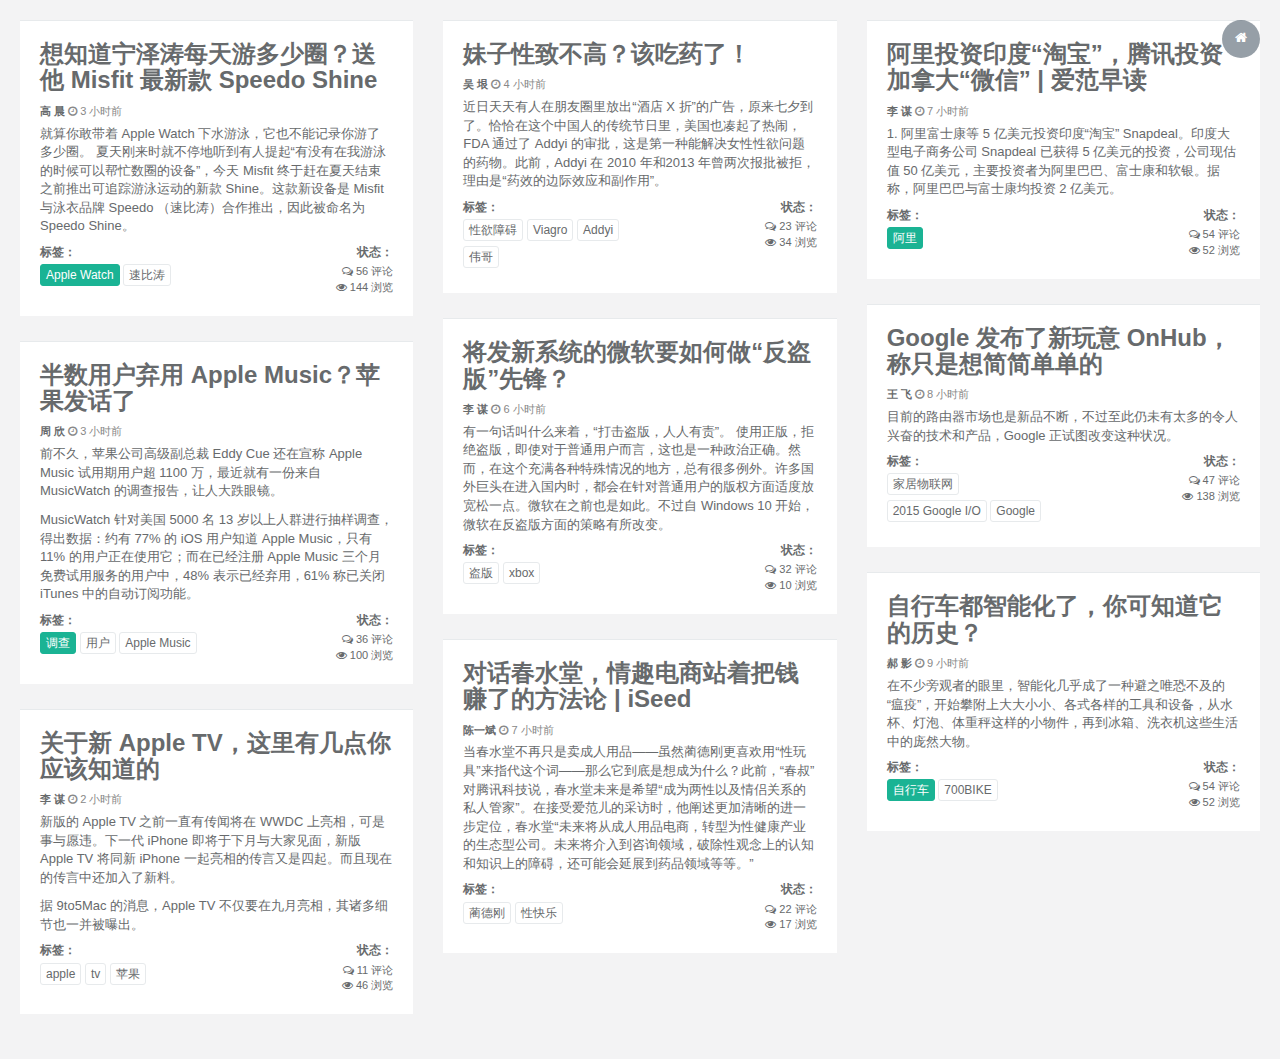
<file: cms/src/main/webapp/back_template/blog.html>
<!DOCTYPE html>
<html>

<head>

    <meta charset="utf-8">
    <meta name="viewport" content="width=device-width, initial-scale=1.0">
    

    <title>H+ 后台主题UI框架 - 文章列表</title>
    <meta name="keywords" content="H+后台主题,后台bootstrap框架,会员中心主题,后台HTML,响应式后台">
    <meta name="description" content="H+是一个完全响应式，基于Bootstrap3最新版本开发的扁平化主题，她采用了主流的左右两栏式布局，使用了Html5+CSS3等现代技术">

    <link rel="shortcut icon" href="favicon.ico"> <link href="css/bootstrap.min.css?v=3.3.5" rel="stylesheet">
    <link href="css/font-awesome.min.css?v=4.4.0" rel="stylesheet">

    <link href="css/animate.min.css" rel="stylesheet">
    <link href="css/style.min.css?v=4.0.0" rel="stylesheet"><base target="_blank">

</head>

<body class="gray-bg">
    <div class="wrapper wrapper-content  animated fadeInRight blog">
        <div class="row">
            <div class="col-lg-4">
                <div class="ibox">
                    <div class="ibox-content">
                        <a href="article.html" class="btn-link">
                            <h2>
                                    想知道宁泽涛每天游多少圈？送他 Misfit 最新款 Speedo Shine
                                </h2>
                        </a>
                        <div class="small m-b-xs">
                            <strong>高 晨</strong> <span class="text-muted"><i class="fa fa-clock-o"></i> 3 小时前</span>
                        </div>
                        <p>
                            就算你敢带着 Apple Watch 下水游泳，它也不能记录你游了多少圈。 夏天刚来时就不停地听到有人提起“有没有在我游泳的时候可以帮忙数圈的设备”，今天 Misfit 终于赶在夏天结束之前推出可追踪游泳运动的新款 Shine。这款新设备是 Misfit 与泳衣品牌 Speedo （速比涛）合作推出，因此被命名为 Speedo Shine。
                        </p>
                        <div class="row">
                            <div class="col-md-6">
                                <h5>标签：</h5>
                                <button class="btn btn-primary btn-xs" type="button">Apple Watch</button>
                                <button class="btn btn-white btn-xs" type="button">速比涛</button>
                            </div>
                            <div class="col-md-6">
                                <div class="small text-right">
                                    <h5>状态：</h5>
                                    <div> <i class="fa fa-comments-o"> </i> 56 评论 </div>
                                    <i class="fa fa-eye"> </i> 144 浏览
                                </div>
                            </div>
                        </div>
                    </div>
                </div>
                <div class="ibox">
                    <div class="ibox-content">
                        <a href="article.html" class="btn-link">
                            <h2>
                                    半数用户弃用 Apple Music？苹果发话了
                                </h2>
                        </a>
                        <div class="small m-b-xs">
                            <strong>周 欣</strong> <span class="text-muted"><i class="fa fa-clock-o"></i> 3 小时前</span>
                        </div>
                        <p>
                            前不久，苹果公司高级副总裁 Eddy Cue 还在宣称 Apple Music 试用期用户超 1100 万，最近就有一份来自 MusicWatch 的调查报告，让人大跌眼镜。


                        </p>
                        <p>
                            MusicWatch 针对美国 5000 名 13 岁以上人群进行抽样调查，得出数据：约有 77% 的 iOS 用户知道 Apple Music，只有 11% 的用户正在使用它；而在已经注册 Apple Music 三个月免费试用服务的用户中，48% 表示已经弃用，61% 称已关闭 iTunes 中的自动订阅功能。
                        </p>
                        <div class="row">
                            <div class="col-md-6">
                                <h5>标签：</h5>
                                <button class="btn btn-primary btn-xs" type="button">调查</button>
                                <button class="btn btn-white btn-xs" type="button">用户</button>
                                <button class="btn btn-white btn-xs" type="button">Apple Music</button>
                            </div>
                            <div class="col-md-6">
                                <div class="small text-right">
                                    <h5>状态：</h5>
                                    <div> <i class="fa fa-comments-o"> </i> 36 评论 </div>
                                    <i class="fa fa-eye"> </i> 100 浏览
                                </div>
                            </div>
                        </div>
                    </div>
                </div>
                <div class="ibox">
                    <div class="ibox-content">
                        <a href="article.html" class="btn-link">
                            <h2>
                                    关于新 Apple TV，这里有几点你应该知道的
                                </h2>
                        </a>
                        <div class="small m-b-xs">
                            <strong>李 谋</strong> <span class="text-muted"><i class="fa fa-clock-o"></i> 2 小时前</span>
                        </div>
                        <p>
                            新版的 Apple TV 之前一直有传闻将在 WWDC 上亮相，可是事与愿违。下一代 iPhone 即将于下月与大家见面，新版 Apple TV 将同新 iPhone 一起亮相的传言又是四起。而且现在的传言中还加入了新料。</p>
                        <p>

                            据 9to5Mac 的消息，Apple TV 不仅要在九月亮相，其诸多细节也一并被曝出。
                        </p>
                        <div class="row">
                            <div class="col-md-6">
                                <h5>标签：</h5>
                                <button class="btn btn-white btn-xs" type="button">apple</button>
                                <button class="btn btn-white btn-xs" type="button">tv</button>
                                <button class="btn btn-white btn-xs" type="button">苹果</button>
                            </div>
                            <div class="col-md-6">
                                <div class="small text-right">
                                    <h5>状态：</h5>
                                    <div> <i class="fa fa-comments-o"> </i> 11 评论 </div>
                                    <i class="fa fa-eye"> </i> 46 浏览
                                </div>
                            </div>
                        </div>
                    </div>
                </div>
            </div>
            <div class="col-lg-4">
                <div class="ibox">
                    <div class="ibox-content">
                        <a href="article.html" class="btn-link">
                            <h2>
                                    妹子性致不高？该吃药了！
                                </h2>
                        </a>
                        <div class="small m-b-xs">
                            <strong>吴 垠</strong> <span class="text-muted"><i class="fa fa-clock-o"></i> 4 小时前</span>
                        </div>
                        <p>
                            近日天天有人在朋友圈里放出“酒店 X 折”的广告，原来七夕到了。恰恰在这个中国人的传统节日里，美国也凑起了热闹，FDA 通过了 Addyi 的审批，这是第一种能解决女性性欲问题的药物。此前，Addyi 在 2010 年和2013 年曾两次报批被拒，理由是“药效的边际效应和副作用”。</p>
                        <div class="row">
                            <div class="col-md-6">
                                <h5>标签：</h5>
                                <button class="btn btn-white btn-xs" type="button">性欲障碍</button>
                                <button class="btn btn-white btn-xs" type="button">Viagro</button>
                                <button class="btn btn-white btn-xs" type="button">Addyi</button>
                                <button class="btn btn-white btn-xs" type="button">伟哥</button>
                            </div>
                            <div class="col-md-6">
                                <div class="small text-right">
                                    <h5>状态：</h5>
                                    <div> <i class="fa fa-comments-o"> </i> 23 评论 </div>
                                    <i class="fa fa-eye"> </i> 34 浏览
                                </div>
                            </div>
                        </div>
                    </div>
                </div>
                <div class="ibox">
                    <div class="ibox-content">
                        <a href="article.html" class="btn-link">
                            <h2>
                                    
将发新系统的微软要如何做“反盗版”先锋？
                                </h2>
                        </a>
                        <div class="small m-b-xs">
                            <strong>李 谋</strong> <span class="text-muted"><i class="fa fa-clock-o"></i> 6 小时前</span>
                        </div>
                        <p>
                            有一句话叫什么来着，“打击盗版，人人有责”。 使用正版，拒绝盗版，即使对于普通用户而言，这也是一种政治正确。然而，在这个充满各种特殊情况的地方，总有很多例外。许多国外巨头在进入国内时，都会在针对普通用户的版权方面适度放宽松一点。微软在之前也是如此。不过自 Windows 10 开始，微软在反盗版方面的策略有所改变。
                        </p>
                        <div class="row">
                            <div class="col-md-6">
                                <h5>标签：</h5>
                                <button class="btn btn-white btn-xs" type="button">盗版</button>
                                <button class="btn btn-white btn-xs" type="button">xbox</button>
                            </div>
                            <div class="col-md-6">
                                <div class="small text-right">
                                    <h5>状态：</h5>
                                    <div> <i class="fa fa-comments-o"> </i> 32 评论 </div>
                                    <i class="fa fa-eye"> </i> 10 浏览
                                </div>
                            </div>
                        </div>
                    </div>
                </div>
                <div class="ibox">
                    <div class="ibox-content">
                        <a href="article.html" class="btn-link">
                            <h2>
                                    对话春水堂，情趣电商站着把钱赚了的方法论 | iSeed
                                </h2>
                        </a>
                        <div class="small m-b-xs">
                            <strong>陈一斌</strong> <span class="text-muted"><i class="fa fa-clock-o"></i> 7 小时前</span>
                        </div>
                        <p>
                            当春水堂不再只是卖成人用品——虽然蔺德刚更喜欢用“性玩具”来指代这个词——那么它到底是想成为什么？此前，“春叔”对腾讯科技说，春水堂未来是希望“成为两性以及情侣关系的私人管家”。在接受爱范儿的采访时，他阐述更加清晰的进一步定位，春水堂“未来将从成人用品电商，转型为性健康产业的生态型公司。未来将介入到咨询领域，破除性观念上的认知和知识上的障碍，还可能会延展到药品领域等等。”
                        </p>
                        <div class="row">
                            <div class="col-md-6">
                                <h5>标签：</h5>
                                <button class="btn btn-white btn-xs" type="button">蔺德刚</button>
                                <button class="btn btn-white btn-xs" type="button">性快乐</button>

                            </div>
                            <div class="col-md-6">
                                <div class="small text-right">
                                    <h5>状态：</h5>
                                    <div> <i class="fa fa-comments-o"> </i> 22 评论 </div>
                                    <i class="fa fa-eye"> </i> 17 浏览
                                </div>
                            </div>
                        </div>
                    </div>
                </div>
            </div>
            <div class="col-lg-4">
                <div class="ibox">
                    <div class="ibox-content">
                        <a href="article.html" class="btn-link">
                            <h2>
                                    阿里投资印度“淘宝”，腾讯投资加拿大“微信” | 爱范早读
                                </h2>
                        </a>
                        <div class="small m-b-xs">
                            <strong>李 谋</strong> <span class="text-muted"><i class="fa fa-clock-o"></i>  7 小时前</span>
                        </div>
                        <p>
                            1. 阿里富士康等 5 亿美元投资印度“淘宝” Snapdeal。印度大型电子商务公司 Snapdeal 已获得 5 亿美元的投资，公司现估值 50 亿美元，主要投资者为阿里巴巴、富士康和软银。据称，阿里巴巴与富士康均投资 2 亿美元。
                        </p>
                        <div class="row">
                            <div class="col-md-6">
                                <h5>标签：</h5>
                                <button class="btn btn-primary btn-xs" type="button">阿里</button>
                            </div>
                            <div class="col-md-6">
                                <div class="small text-right">
                                    <h5>状态：</h5>
                                    <div> <i class="fa fa-comments-o"> </i> 54 评论 </div>
                                    <i class="fa fa-eye"> </i> 52 浏览
                                </div>
                            </div>
                        </div>
                    </div>
                </div>
                <div class="ibox">
                    <div class="ibox-content">
                        <a href="article.html" class="btn-link">
                            <h2>
                                    Google 发布了新玩意 OnHub，称只是想简简单单的
                                </h2>
                        </a>
                        <div class="small m-b-xs">
                            <strong>王 飞</strong> <span class="text-muted"><i class="fa fa-clock-o"></i> 8 小时前</span>
                        </div>
                        <p>
                            目前的路由器市场也是新品不断，不过至此仍未有太多的令人兴奋的技术和产品，Google 正试图改变这种状况。
                        </p>
                        <div class="row">
                            <div class="col-md-6">
                                <h5>标签：</h5>
                                <button class="btn btn-white btn-xs" type="button">家居物联网</button>
                                <button class="btn btn-white btn-xs" type="button">2015 Google I/O</button>
                                <button class="btn btn-white btn-xs" type="button">Google</button>
                            </div>
                            <div class="col-md-6">
                                <div class="small text-right">
                                    <h5>状态：</h5>
                                    <div> <i class="fa fa-comments-o"> </i> 47 评论 </div>
                                    <i class="fa fa-eye"> </i> 138 浏览
                                </div>
                            </div>
                        </div>
                    </div>
                </div>
                <div class="ibox">
                    <div class="ibox-content">
                        <a href="article.html" class="btn-link">
                            <h2>
                                    自行车都智能化了，你可知道它的历史？
                                </h2>
                        </a>
                        <div class="small m-b-xs">
                            <strong>郝 影</strong> <span class="text-muted"><i class="fa fa-clock-o"></i> 9 小时前</span>
                        </div>
                        <p>
                            在不少旁观者的眼里，智能化几乎成了一种避之唯恐不及的“瘟疫”，开始攀附上大大小小、各式各样的工具和设备，从水杯、灯泡、体重秤这样的小物件，再到冰箱、洗衣机这些生活中的庞然大物。
                        </p>
                        <div class="row">
                            <div class="col-md-6">
                                <h5>标签：</h5>
                                <button class="btn btn-primary btn-xs" type="button">自行车</button>
                                <button class="btn btn-white btn-xs" type="button">700BIKE</button>
                            </div>
                            <div class="col-md-6">
                                <div class="small text-right">
                                    <h5>状态：</h5>
                                    <div> <i class="fa fa-comments-o"> </i> 54 评论 </div>
                                    <i class="fa fa-eye"> </i> 52 浏览
                                </div>
                            </div>
                        </div>
                    </div>
                </div>
            </div>
        </div>
    </div>
    <script src="js/jquery.min.js?v=2.1.4"></script>
    <script src="js/bootstrap.min.js?v=3.3.5"></script>
    <script src="js/content.min.js?v=1.0.0"></script>
    <script type="text/javascript" src="http://tajs.qq.com/stats?sId=9051096" charset="UTF-8"></script>
</body>

</html>
</file>
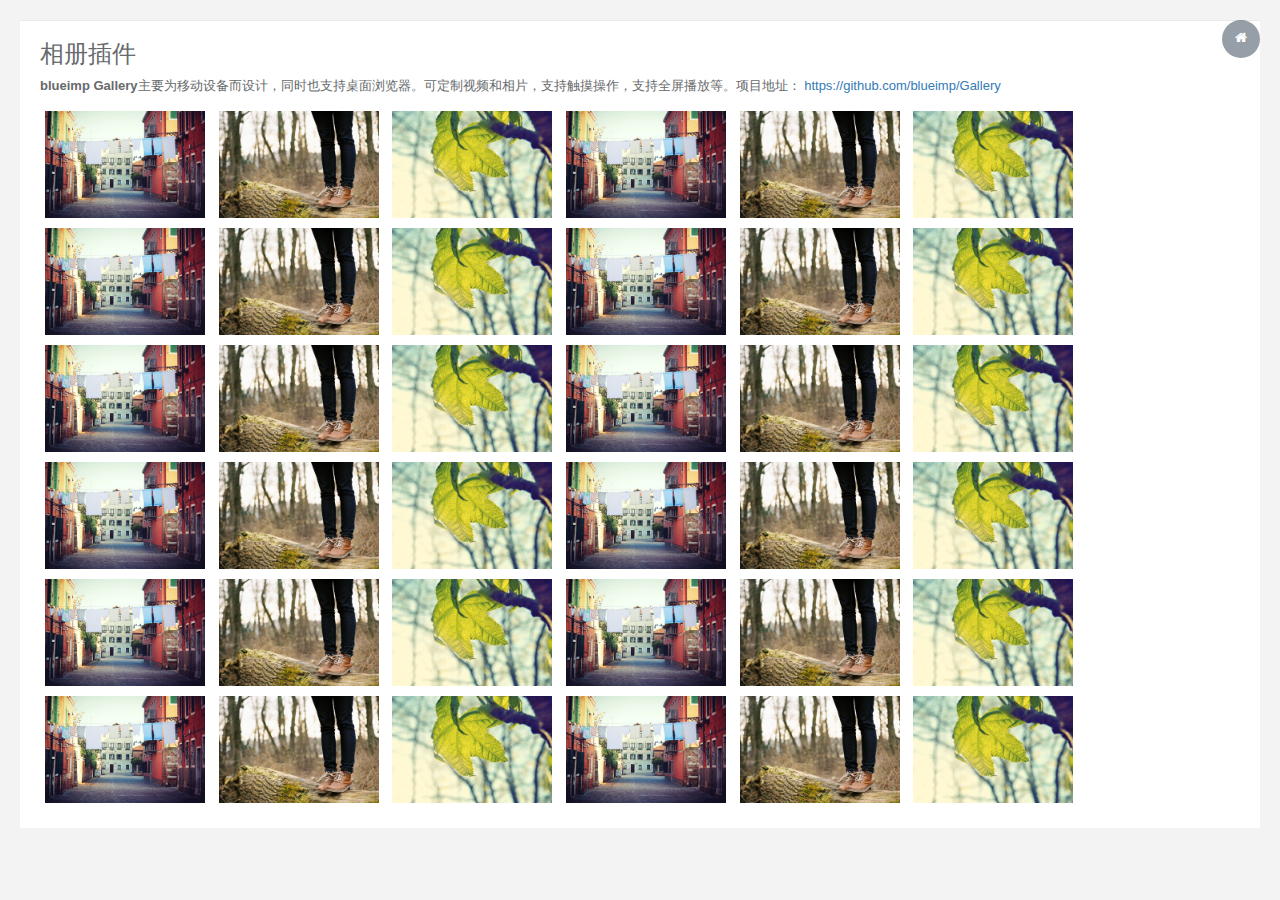
<file: cms/src/main/webapp/back_template/blueimp.html>
<!DOCTYPE html>
<html>

<head>

    <meta charset="utf-8">
    <meta name="viewport" content="width=device-width, initial-scale=1.0">
    

    <title>H+ 后台主题UI框架 - Blueimp相册</title>
    <meta name="keywords" content="H+后台主题,后台bootstrap框架,会员中心主题,后台HTML,响应式后台">
    <meta name="description" content="H+是一个完全响应式，基于Bootstrap3最新版本开发的扁平化主题，她采用了主流的左右两栏式布局，使用了Html5+CSS3等现代技术">

    <link rel="shortcut icon" href="favicon.ico"> <link href="css/bootstrap.min.css?v=3.3.5" rel="stylesheet">
    <link href="css/font-awesome.min.css?v=4.4.0" rel="stylesheet">
    <link href="css/plugins/blueimp/css/blueimp-gallery.min.css" rel="stylesheet">

    <link href="css/animate.min.css" rel="stylesheet">
    <link href="css/style.min.css?v=4.0.0" rel="stylesheet"><base target="_blank">

    <style>
        .lightBoxGallery img {
            margin: 5px;
            width: 160px;
        }
    </style>

</head>

<body class="gray-bg">
    <div class="wrapper wrapper-content">
        <div class="row">
            <div class="col-lg-12">
                <div class="ibox float-e-margins">

                    <div class="ibox-content">

                        <h2>相册插件</h2>
                        <p>
                            <strong>blueimp Gallery</strong>主要为移动设备而设计，同时也支持桌面浏览器。可定制视频和相片，支持触摸操作，支持全屏播放等。项目地址： <a href="https://github.com/blueimp/Gallery" target="_blank">https://github.com/blueimp/Gallery</a>
                        </p>

                        <div class="lightBoxGallery">
                            <a href="img/p_big1.jpg" title="图片" data-gallery=""><img src="img/p1.jpg"></a>
                            <a href="img/p_big2.jpg" title="图片" data-gallery=""><img src="img/p2.jpg"></a>
                            <a href="img/p_big3.jpg" title="图片" data-gallery=""><img src="img/p3.jpg"></a>
                            <a href="img/p_big1.jpg" title="图片" data-gallery=""><img src="img/p1.jpg"></a>
                            <a href="img/p_big2.jpg" title="图片" data-gallery=""><img src="img/p2.jpg"></a>
                            <a href="img/p_big3.jpg" title="图片" data-gallery=""><img src="img/p3.jpg"></a>
                            <a href="img/p_big1.jpg" title="图片" data-gallery=""><img src="img/p1.jpg"></a>
                            <a href="img/p_big2.jpg" title="图片" data-gallery=""><img src="img/p2.jpg"></a>
                            <a href="img/p_big3.jpg" title="图片" data-gallery=""><img src="img/p3.jpg"></a>
                            <a href="img/p_big1.jpg" title="图片" data-gallery=""><img src="img/p1.jpg"></a>
                            <a href="img/p_big2.jpg" title="图片" data-gallery=""><img src="img/p2.jpg"></a>
                            <a href="img/p_big3.jpg" title="图片" data-gallery=""><img src="img/p3.jpg"></a>
                            <a href="img/p_big1.jpg" title="图片" data-gallery=""><img src="img/p1.jpg"></a>
                            <a href="img/p_big2.jpg" title="图片" data-gallery=""><img src="img/p2.jpg"></a>
                            <a href="img/p_big3.jpg" title="图片" data-gallery=""><img src="img/p3.jpg"></a>
                            <a href="img/p_big1.jpg" title="图片" data-gallery=""><img src="img/p1.jpg"></a>
                            <a href="img/p_big2.jpg" title="图片" data-gallery=""><img src="img/p2.jpg"></a>
                            <a href="img/p_big3.jpg" title="图片" data-gallery=""><img src="img/p3.jpg"></a>
                            <a href="img/p_big1.jpg" title="图片" data-gallery=""><img src="img/p1.jpg"></a>
                            <a href="img/p_big2.jpg" title="图片" data-gallery=""><img src="img/p2.jpg"></a>
                            <a href="img/p_big3.jpg" title="图片" data-gallery=""><img src="img/p3.jpg"></a>
                            <a href="img/p_big1.jpg" title="图片" data-gallery=""><img src="img/p1.jpg"></a>
                            <a href="img/p_big2.jpg" title="图片" data-gallery=""><img src="img/p2.jpg"></a>
                            <a href="img/p_big3.jpg" title="图片" data-gallery=""><img src="img/p3.jpg"></a>
                            <a href="img/p_big1.jpg" title="图片" data-gallery=""><img src="img/p1.jpg"></a>
                            <a href="img/p_big2.jpg" title="图片" data-gallery=""><img src="img/p2.jpg"></a>
                            <a href="img/p_big3.jpg" title="图片" data-gallery=""><img src="img/p3.jpg"></a>
                            <a href="img/p_big1.jpg" title="图片" data-gallery=""><img src="img/p1.jpg"></a>
                            <a href="img/p_big2.jpg" title="图片" data-gallery=""><img src="img/p2.jpg"></a>
                            <a href="img/p_big3.jpg" title="图片" data-gallery=""><img src="img/p3.jpg"></a>
                            <a href="img/p_big1.jpg" title="图片" data-gallery=""><img src="img/p1.jpg"></a>
                            <a href="img/p_big2.jpg" title="图片" data-gallery=""><img src="img/p2.jpg"></a>
                            <a href="img/p_big3.jpg" title="图片" data-gallery=""><img src="img/p3.jpg"></a>
                            <a href="img/p_big1.jpg" title="图片" data-gallery=""><img src="img/p1.jpg"></a>
                            <a href="img/p_big2.jpg" title="图片" data-gallery=""><img src="img/p2.jpg"></a>
                            <a href="img/p_big3.jpg" title="图片" data-gallery=""><img src="img/p3.jpg"></a>

                            <div id="blueimp-gallery" class="blueimp-gallery">
                                <div class="slides"></div>
                                <h3 class="title"></h3>
                                <a class="prev">‹</a>
                                <a class="next">›</a>
                                <a class="close">×</a>
                                <a class="play-pause"></a>
                                <ol class="indicator"></ol>
                            </div>
                        </div>
                    </div>
                </div>
            </div>
        </div>
    </div>
    <script src="js/jquery.min.js?v=2.1.4"></script>
    <script src="js/bootstrap.min.js?v=3.3.5"></script>
    <script src="js/content.min.js?v=1.0.0"></script>
    <script src="js/plugins/blueimp/jquery.blueimp-gallery.min.js"></script>
    <script type="text/javascript" src="http://tajs.qq.com/stats?sId=9051096" charset="UTF-8"></script>
</body>

</html>
</file>
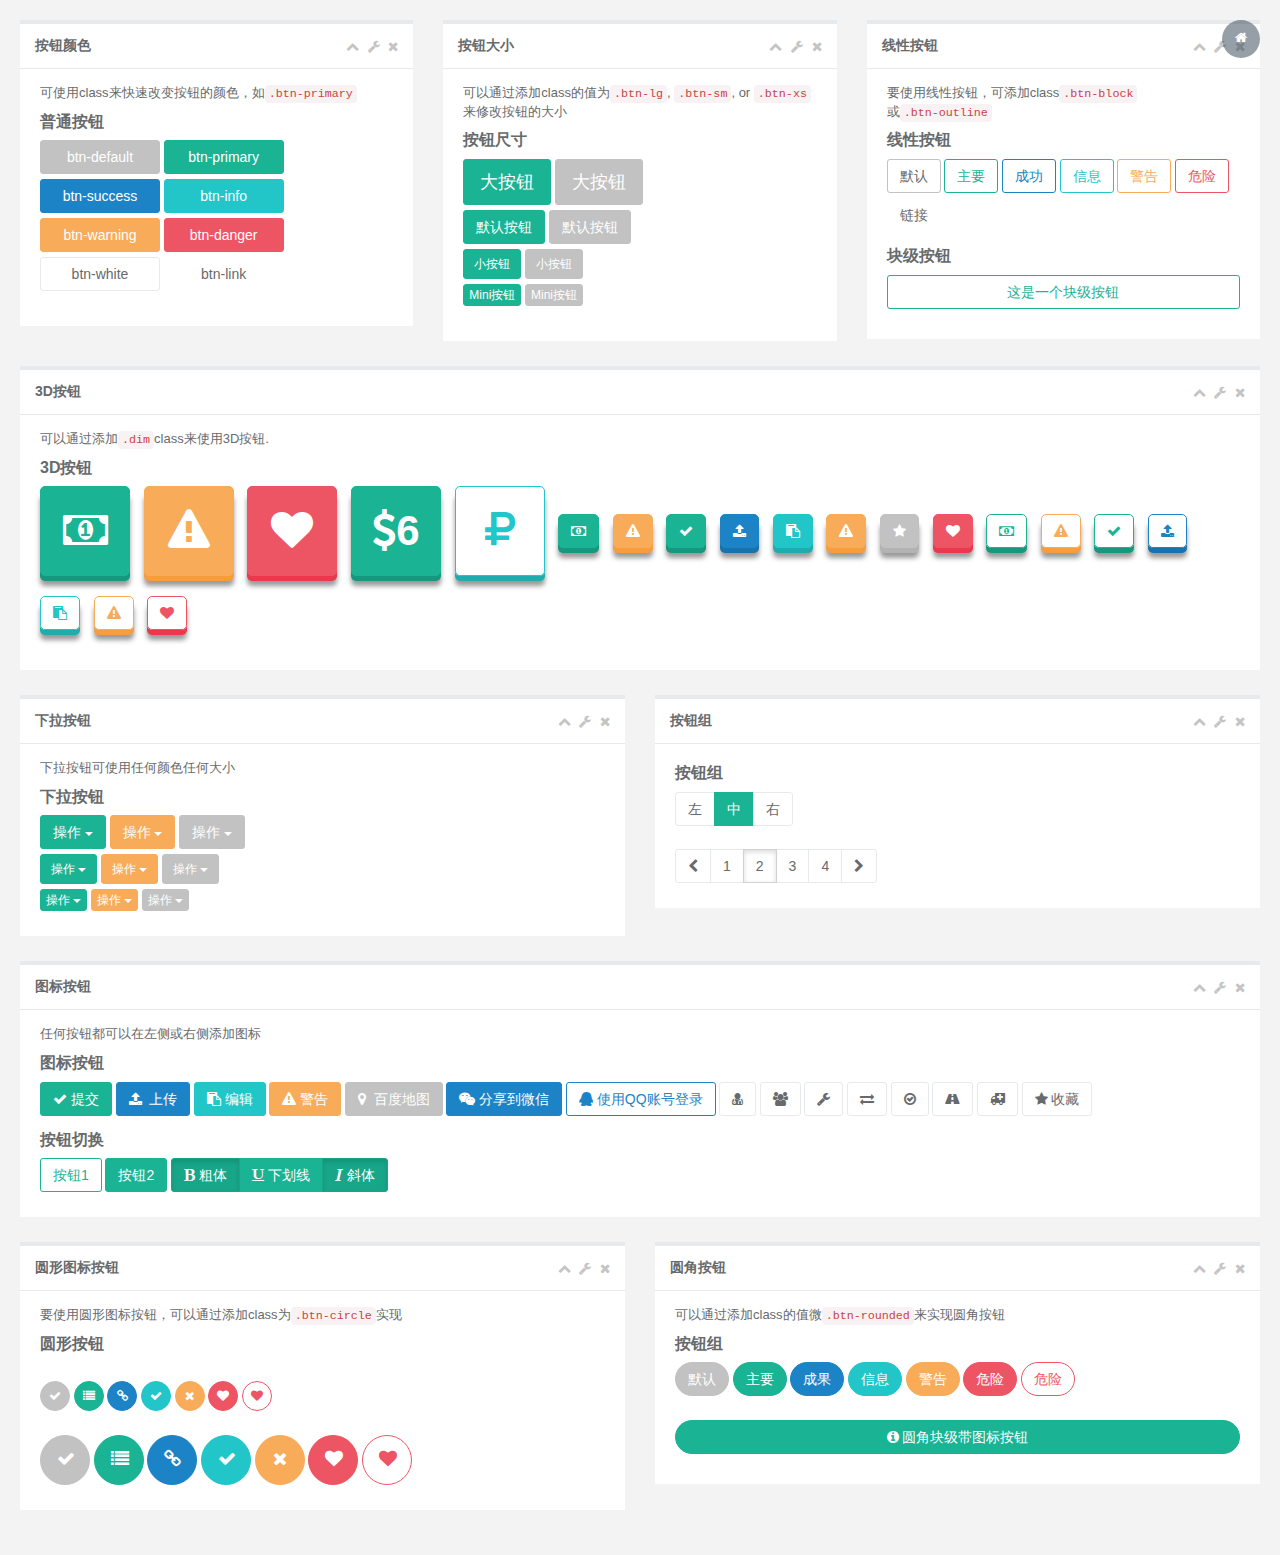
<file: cms/src/main/webapp/back_template/buttons.html>
<!DOCTYPE html>
<html>

<head>

    <meta charset="utf-8">
    <meta name="viewport" content="width=device-width, initial-scale=1.0">
    

    <title>H+ 后台主题UI框架 - 按钮</title>
    <meta name="keywords" content="H+后台主题,后台bootstrap框架,会员中心主题,后台HTML,响应式后台">
    <meta name="description" content="H+是一个完全响应式，基于Bootstrap3最新版本开发的扁平化主题，她采用了主流的左右两栏式布局，使用了Html5+CSS3等现代技术">

    <link rel="shortcut icon" href="favicon.ico"> <link href="css/bootstrap.min.css?v=3.3.5" rel="stylesheet">
    <link href="css/font-awesome.min.css?v=4.4.0" rel="stylesheet">

    <link href="css/animate.min.css" rel="stylesheet">
    <link href="css/style.min.css?v=4.0.0" rel="stylesheet"><base target="_blank">

</head>

<body class="gray-bg">
    <div class="row wrapper wrapper-content animated fadeInRight">
        <div class="col-sm-4">
            <div class="ibox float-e-margins">
                <div class="ibox-title">
                    <h5>按钮颜色</h5>
                    <div class="ibox-tools">
                        <a class="collapse-link">
                            <i class="fa fa-chevron-up"></i>
                        </a>
                        <a class="dropdown-toggle" data-toggle="dropdown" href="buttons.html#">
                            <i class="fa fa-wrench"></i>
                        </a>
                        <ul class="dropdown-menu dropdown-user">
                            <li><a href="buttons.html#">选项1</a>
                            </li>
                            <li><a href="buttons.html#">选项2</a>
                            </li>
                        </ul>
                        <a class="close-link">
                            <i class="fa fa-times"></i>
                        </a>
                    </div>
                </div>
                <div class="ibox-content">
                    <p>
                        可使用class来快速改变按钮的颜色，如<code>.btn-primary</code>
                    </p>

                    <h3 class="font-bold">
                            普通按钮
                        </h3>
                    <p>
                        <button type="button" class="btn btn-w-m btn-default">btn-default</button>
                        <button type="button" class="btn btn-w-m btn-primary">btn-primary</button>
                        <button type="button" class="btn btn-w-m btn-success">btn-success</button>
                        <button type="button" class="btn btn-w-m btn-info">btn-info</button>
                        <button type="button" class="btn btn-w-m btn-warning">btn-warning</button>
                        <button type="button" class="btn btn-w-m btn-danger">btn-danger</button>
                        <button type="button" class="btn btn-w-m btn-white">btn-white</button>
                        <button type="button" class="btn btn-w-m btn-link">btn-link</button>
                    </p>
                </div>
            </div>
        </div>
        <div class="col-sm-4">
            <div class="ibox float-e-margins">
                <div class="ibox-title">
                    <h5>按钮大小</h5>
                    <div class="ibox-tools">
                        <a class="collapse-link">
                            <i class="fa fa-chevron-up"></i>
                        </a>
                        <a class="dropdown-toggle" data-toggle="dropdown" href="buttons.html#">
                            <i class="fa fa-wrench"></i>
                        </a>
                        <ul class="dropdown-menu dropdown-user">
                            <li><a href="buttons.html#">选项1</a>
                            </li>
                            <li><a href="buttons.html#">选项2</a>
                            </li>
                        </ul>
                        <a class="close-link">
                            <i class="fa fa-times"></i>
                        </a>
                    </div>
                </div>
                <div class="ibox-content">
                    <p>
                        可以通过添加class的值为<code>.btn-lg</code>, <code>.btn-sm</code>, or <code>.btn-xs</code>来修改按钮的大小
                    </p>
                    <h3 class="font-bold">按钮尺寸</h3>
                    <p>
                        <button type="button" class="btn btn-primary btn-lg">大按钮</button>
                        <button type="button" class="btn btn-default btn-lg">大按钮</button>
                        <br/>
                        <button type="button" class="btn btn-primary">默认按钮</button>
                        <button type="button" class="btn btn-default">默认按钮</button>
                        <br/>
                        <button type="button" class="btn btn-primary btn-sm">小按钮</button>
                        <button type="button" class="btn btn-default btn-sm">小按钮</button>
                        <br/>
                        <button type="button" class="btn btn-primary btn-xs">Mini按钮</button>
                        <button type="button" class="btn btn-default btn-xs">Mini按钮</button>
                    </p>
                </div>
            </div>
        </div>
        <div class="col-sm-4">
            <div class="ibox float-e-margins">
                <div class="ibox-title">
                    <h5>线性按钮</h5>
                    <div class="ibox-tools">
                        <a class="collapse-link">
                            <i class="fa fa-chevron-up"></i>
                        </a>
                        <a class="dropdown-toggle" data-toggle="dropdown" href="buttons.html#">
                            <i class="fa fa-wrench"></i>
                        </a>
                        <ul class="dropdown-menu dropdown-user">
                            <li><a href="buttons.html#">选项1</a>
                            </li>
                            <li><a href="buttons.html#">选项2</a>
                            </li>
                        </ul>
                        <a class="close-link">
                            <i class="fa fa-times"></i>
                        </a>
                    </div>
                </div>
                <div class="ibox-content">
                    <p>
                        要使用线性按钮，可添加class<code>.btn-block</code>或<code>.btn-outline</code>
                    </p>

                    <h3 class="font-bold">线性按钮</h3>
                    <p>
                        <button type="button" class="btn btn-outline btn-default">默认</button>
                        <button type="button" class="btn btn-outline btn-primary">主要</button>
                        <button type="button" class="btn btn-outline btn-success">成功</button>
                        <button type="button" class="btn btn-outline btn-info">信息</button>
                        <button type="button" class="btn btn-outline btn-warning">警告</button>
                        <button type="button" class="btn btn-outline btn-danger">危险</button>
                        <button type="button" class="btn btn-outline btn-link">链接</button>
                    </p>
                    <h3 class="font-bold">块级按钮</h3>
                    <p>
                        <button type="button" class="btn btn-block btn-outline btn-primary">这是一个块级按钮</button>
                    </p>
                </div>
            </div>
        </div>
        <div class="col-sm-12">
            <div class="ibox float-e-margins">
                <div class="ibox-title">
                    <h5>3D按钮</h5>
                    <div class="ibox-tools">
                        <a class="collapse-link">
                            <i class="fa fa-chevron-up"></i>
                        </a>
                        <a class="dropdown-toggle" data-toggle="dropdown" href="buttons.html#">
                            <i class="fa fa-wrench"></i>
                        </a>
                        <ul class="dropdown-menu dropdown-user">
                            <li><a href="buttons.html#">选项1</a>
                            </li>
                            <li><a href="buttons.html#">选项2</a>
                            </li>
                        </ul>
                        <a class="close-link">
                            <i class="fa fa-times"></i>
                        </a>
                    </div>
                </div>
                <div class="ibox-content">
                    <p>
                        可以通过添加<code>.dim</code>class来使用3D按钮.
                    </p>
                    <h3 class="font-bold">3D按钮</h3>

                    <button class="btn btn-primary dim btn-large-dim" type="button"><i class="fa fa-money"></i>
                    </button>
                    <button class="btn btn-warning dim btn-large-dim" type="button"><i class="fa fa-warning"></i>
                    </button>
                    <button class="btn btn-danger  dim btn-large-dim" type="button"><i class="fa fa-heart"></i>
                    </button>
                    <button class="btn btn-primary  dim btn-large-dim" type="button"><i class="fa fa-dollar"></i>6</button>
                    <button class="btn btn-info  dim btn-large-dim btn-outline" type="button"><i class="fa fa-ruble"></i>
                    </button>
                    <button class="btn btn-primary dim" type="button"><i class="fa fa-money"></i>
                    </button>
                    <button class="btn btn-warning dim" type="button"><i class="fa fa-warning"></i>
                    </button>
                    <button class="btn btn-primary dim" type="button"><i class="fa fa-check"></i>
                    </button>
                    <button class="btn btn-success  dim" type="button"><i class="fa fa-upload"></i>
                    </button>
                    <button class="btn btn-info  dim" type="button"><i class="fa fa-paste"></i>
                    </button>
                    <button class="btn btn-warning  dim" type="button"><i class="fa fa-warning"></i>
                    </button>
                    <button class="btn btn-default  dim " type="button"><i class="fa fa-star"></i>
                    </button>
                    <button class="btn btn-danger  dim " type="button"><i class="fa fa-heart"></i>
                    </button>

                    <button class="btn btn-outline btn-primary dim" type="button"><i class="fa fa-money"></i>
                    </button>
                    <button class="btn btn-outline btn-warning dim" type="button"><i class="fa fa-warning"></i>
                    </button>
                    <button class="btn btn-outline btn-primary dim" type="button"><i class="fa fa-check"></i>
                    </button>
                    <button class="btn btn-outline btn-success  dim" type="button"><i class="fa fa-upload"></i>
                    </button>
                    <button class="btn btn-outline btn-info  dim" type="button"><i class="fa fa-paste"></i>
                    </button>
                    <button class="btn btn-outline btn-warning  dim" type="button"><i class="fa fa-warning"></i>
                    </button>
                    <button class="btn btn-outline btn-danger  dim " type="button"><i class="fa fa-heart"></i>
                    </button>

                </div>
            </div>
        </div>
        <div class="col-sm-12">
            <div class="row">
                <div class="col-sm-6">
                    <div class="ibox float-e-margins">
                        <div class="ibox-title">
                            <h5>下拉按钮</h5>
                            <div class="ibox-tools">
                                <a class="collapse-link">
                                    <i class="fa fa-chevron-up"></i>
                                </a>
                                <a class="dropdown-toggle" data-toggle="dropdown" href="buttons.html#">
                                    <i class="fa fa-wrench"></i>
                                </a>
                                <ul class="dropdown-menu dropdown-user">
                                    <li><a href="buttons.html#">选项1</a>
                                    </li>
                                    <li><a href="buttons.html#">选项2</a>
                                    </li>
                                </ul>
                                <a class="close-link">
                                    <i class="fa fa-times"></i>
                                </a>
                            </div>
                        </div>
                        <div class="ibox-content">
                            <p>
                                下拉按钮可使用任何颜色任何大小
                            </p>

                            <h3 class="font-bold">下拉按钮</h3>
                            <div class="btn-group">
                                <button data-toggle="dropdown" class="btn btn-primary dropdown-toggle">操作 <span class="caret"></span>
                                </button>
                                <ul class="dropdown-menu">
                                    <li><a href="buttons.html#">置顶</a>
                                    </li>
                                    <li><a href="buttons.html#" class="font-bold">修改</a>
                                    </li>
                                    <li><a href="buttons.html#">禁用</a>
                                    </li>
                                    <li class="divider"></li>
                                    <li><a href="buttons.html#">删除</a>
                                    </li>
                                </ul>
                            </div>
                            <div class="btn-group">
                                <button data-toggle="dropdown" class="btn btn-warning dropdown-toggle">操作 <span class="caret"></span>
                                </button>
                                <ul class="dropdown-menu">
                                    <li><a href="buttons.html#">置顶</a>
                                    </li>
                                    <li><a href="buttons.html#">修改</a>
                                    </li>
                                    <li><a href="buttons.html#">禁用</a>
                                    </li>
                                    <li class="divider"></li>
                                    <li><a href="buttons.html#">删除</a>
                                    </li>
                                </ul>
                            </div>
                            <div class="btn-group">
                                <button data-toggle="dropdown" class="btn btn-default dropdown-toggle">操作 <span class="caret"></span>
                                </button>
                                <ul class="dropdown-menu">
                                    <li><a href="buttons.html#">置顶</a>
                                    </li>
                                    <li><a href="buttons.html#" class="font-bold">修改</a>
                                    </li>
                                    <li><a href="buttons.html#">禁用</a>
                                    </li>
                                    <li class="divider"></li>
                                    <li><a href="buttons.html#">删除</a>
                                    </li>
                                </ul>
                            </div>

                            <br/>
                            <div class="btn-group">
                                <button data-toggle="dropdown" class="btn btn-primary btn-sm dropdown-toggle">操作 <span class="caret"></span>
                                </button>
                                <ul class="dropdown-menu">
                                    <li><a href="buttons.html#">置顶</a>
                                    </li>
                                    <li><a href="buttons.html#" class="font-bold">修改</a>
                                    </li>
                                    <li><a href="buttons.html#">禁用</a>
                                    </li>
                                    <li class="divider"></li>
                                    <li><a href="buttons.html#">删除</a>
                                    </li>
                                </ul>
                            </div>
                            <div class="btn-group">
                                <button data-toggle="dropdown" class="btn btn-warning btn-sm dropdown-toggle">操作 <span class="caret"></span>
                                </button>
                                <ul class="dropdown-menu">
                                    <li><a href="buttons.html#">置顶</a>
                                    </li>
                                    <li><a href="buttons.html#" class="font-bold">修改</a>
                                    </li>
                                    <li><a href="buttons.html#">禁用</a>
                                    </li>
                                    <li class="divider"></li>
                                    <li><a href="buttons.html#">删除</a>
                                    </li>
                                </ul>
                            </div>
                            <div class="btn-group">
                                <button data-toggle="dropdown" class="btn btn-default btn-sm dropdown-toggle">操作 <span class="caret"></span>
                                </button>
                                <ul class="dropdown-menu">
                                    <li><a href="buttons.html#">置顶</a>
                                    </li>
                                    <li><a href="buttons.html#" class="font-bold">修改</a>
                                    </li>
                                    <li><a href="buttons.html#">禁用</a>
                                    </li>
                                    <li class="divider"></li>
                                    <li><a href="buttons.html#">删除</a>
                                    </li>
                                </ul>
                            </div>
                            <br/>
                            <div class="btn-group">
                                <button data-toggle="dropdown" class="btn btn-primary btn-xs dropdown-toggle">操作 <span class="caret"></span>
                                </button>
                                <ul class="dropdown-menu">
                                    <li><a href="buttons.html#">置顶</a>
                                    </li>
                                    <li><a href="buttons.html#" class="font-bold">修改</a>
                                    </li>
                                    <li><a href="buttons.html#">禁用</a>
                                    </li>
                                    <li class="divider"></li>
                                    <li><a href="buttons.html#">删除</a>
                                    </li>
                                </ul>
                            </div>
                            <div class="btn-group">
                                <button data-toggle="dropdown" class="btn btn-warning btn-xs dropdown-toggle">操作 <span class="caret"></span>
                                </button>
                                <ul class="dropdown-menu">
                                    <li><a href="buttons.html#">置顶</a>
                                    </li>
                                    <li><a href="buttons.html#" class="font-bold">修改</a>
                                    </li>
                                    <li><a href="buttons.html#">禁用</a>
                                    </li>
                                    <li class="divider"></li>
                                    <li><a href="buttons.html#">删除</a>
                                    </li>
                                </ul>
                            </div>
                            <div class="btn-group">
                                <button data-toggle="dropdown" class="btn btn-default btn-xs dropdown-toggle">操作 <span class="caret"></span>
                                </button>
                                <ul class="dropdown-menu">
                                    <li><a href="buttons.html#">置顶</a>
                                    </li>
                                    <li><a href="buttons.html#" class="font-bold">修改</a>
                                    </li>
                                    <li><a href="buttons.html#">禁用</a>
                                    </li>
                                    <li class="divider"></li>
                                    <li><a href="buttons.html#">删除</a>
                                    </li>
                                </ul>
                            </div>
                        </div>
                    </div>
                </div>
                <div class="col-sm-6">
                    <div class="ibox float-e-margins">
                        <div class="ibox-title">
                            <h5>按钮组</h5>
                            <div class="ibox-tools">
                                <a class="collapse-link">
                                    <i class="fa fa-chevron-up"></i>
                                </a>
                                <a class="dropdown-toggle" data-toggle="dropdown" href="buttons.html#">
                                    <i class="fa fa-wrench"></i>
                                </a>
                                <ul class="dropdown-menu dropdown-user">
                                    <li><a href="buttons.html#">选项1</a>
                                    </li>
                                    <li><a href="buttons.html#">选项2</a>
                                    </li>
                                </ul>
                                <a class="close-link">
                                    <i class="fa fa-times"></i>
                                </a>
                            </div>
                        </div>
                        <div class="ibox-content">

                            <h3 class="font-bold">按钮组</h3>
                            <div class="btn-group">
                                <button class="btn btn-white" type="button">左</button>
                                <button class="btn btn-primary" type="button">中</button>
                                <button class="btn btn-white" type="button">右</button>
                            </div>
                            <br/>
                            <br/>
                            <div class="btn-group">
                                <button type="button" class="btn btn-white"><i class="fa fa-chevron-left"></i>
                                </button>
                                <button class="btn btn-white">1</button>
                                <button class="btn btn-white  active">2</button>
                                <button class="btn btn-white">3</button>
                                <button class="btn btn-white">4</button>
                                <button type="button" class="btn btn-white"><i class="fa fa-chevron-right"></i>
                                </button>
                            </div>
                        </div>
                    </div>
                </div>
            </div>
            <div class="ibox float-e-margins">
                <div class="ibox-title">
                    <h5>图标按钮 </h5>
                    <div class="ibox-tools">
                        <a class="collapse-link">
                            <i class="fa fa-chevron-up"></i>
                        </a>
                        <a class="dropdown-toggle" data-toggle="dropdown" href="buttons.html#">
                            <i class="fa fa-wrench"></i>
                        </a>
                        <ul class="dropdown-menu dropdown-user">
                            <li><a href="buttons.html#">选项1</a>
                            </li>
                            <li><a href="buttons.html#">选项2</a>
                            </li>
                        </ul>
                        <a class="close-link">
                            <i class="fa fa-times"></i>
                        </a>
                    </div>
                </div>
                <div class="ibox-content">
                    <p>
                        任何按钮都可以在左侧或右侧添加图标
                    </p>

                    <h3 class="font-bold">图标按钮</h3>
                    <p>
                        <button class="btn btn-primary " type="button"><i class="fa fa-check"></i>&nbsp;提交</button>
                        <button class="btn btn-success " type="button"><i class="fa fa-upload"></i>&nbsp;&nbsp;<span class="bold">上传</span>
                        </button>
                        <button class="btn btn-info " type="button"><i class="fa fa-paste"></i> 编辑</button>
                        <button class="btn btn-warning " type="button"><i class="fa fa-warning"></i> <span class="bold">警告</span>
                        </button>
                        <button class="btn btn-default " type="button"><i class="fa fa-map-marker"></i>&nbsp;&nbsp;百度地图</button>

                        <a class="btn btn-success">
                            <i class="fa fa-weixin"> </i> 分享到微信
                        </a>
                        <a class="btn btn-success btn-outline">
                            <i class="fa fa-qq"> </i> 使用QQ账号登录
                        </a>
                        <a class="btn btn-white btn-bitbucket">
                            <i class="fa fa-user-md"></i>
                        </a>
                        <a class="btn btn-white btn-bitbucket">
                            <i class="fa fa-group"></i>
                        </a>
                        <a class="btn btn-white btn-bitbucket">
                            <i class="fa fa-wrench"></i>
                        </a>
                        <a class="btn btn-white btn-bitbucket">
                            <i class="fa fa-exchange"></i>
                        </a>
                        <a class="btn btn-white btn-bitbucket">
                            <i class="fa fa-check-circle-o"></i>
                        </a>
                        <a class="btn btn-white btn-bitbucket">
                            <i class="fa fa-road"></i>
                        </a>
                        <a class="btn btn-white btn-bitbucket">
                            <i class="fa fa-ambulance"></i>
                        </a>
                        <a class="btn btn-white btn-bitbucket">
                            <i class="fa fa-star"></i> 收藏
                        </a>
                    </p>

                    <h3 class="font-bold">按钮切换</h3>
                    <button data-toggle="button" class="btn btn-primary btn-outline" type="button">按钮1</button>
                    <button data-toggle="button" class="btn btn-primary" type="button">按钮2</button>
                    <div data-toggle="buttons-checkbox" class="btn-group">
                        <button class="btn btn-primary active" type="button"><i class="fa fa-bold"></i> 粗体</button>
                        <button class="btn btn-primary" type="button"><i class="fa fa-underline"></i> 下划线</button>
                        <button class="btn btn-primary active" type="button"><i class="fa fa-italic"></i> 斜体</button>
                    </div>
                </div>
            </div>
        </div>
        <div class="col-sm-12">
            <div class="row">
                <div class="col-sm-6">
                    <div class="ibox float-e-margins">
                        <div class="ibox-title">
                            <h5>圆形图标按钮</h5>
                            <div class="ibox-tools">
                                <a class="collapse-link">
                                    <i class="fa fa-chevron-up"></i>
                                </a>
                                <a class="dropdown-toggle" data-toggle="dropdown" href="buttons.html#">
                                    <i class="fa fa-wrench"></i>
                                </a>
                                <ul class="dropdown-menu dropdown-user">
                                    <li><a href="buttons.html#">选项1</a>
                                    </li>
                                    <li><a href="buttons.html#">选项2</a>
                                    </li>
                                </ul>
                                <a class="close-link">
                                    <i class="fa fa-times"></i>
                                </a>
                            </div>
                        </div>
                        <div class="ibox-content">
                            <p>
                                要使用圆形图标按钮，可以通过添加class为<code>.btn-circle</code>实现
                            </p>

                            <h3 class="font-bold">圆形按钮</h3>
                            <br/>
                            <button class="btn btn-default btn-circle" type="button"><i class="fa fa-check"></i>
                            </button>
                            <button class="btn btn-primary btn-circle" type="button"><i class="fa fa-list"></i>
                            </button>
                            <button class="btn btn-success btn-circle" type="button"><i class="fa fa-link"></i>
                            </button>
                            <button class="btn btn-info btn-circle" type="button"><i class="fa fa-check"></i>
                            </button>
                            <button class="btn btn-warning btn-circle" type="button"><i class="fa fa-times"></i>
                            </button>
                            <button class="btn btn-danger btn-circle" type="button"><i class="fa fa-heart"></i>
                            </button>
                            <button class="btn btn-danger btn-circle btn-outline" type="button"><i class="fa fa-heart"></i>
                            </button>
                            <br/>
                            <br/>
                            <button class="btn btn-default btn-circle btn-lg" type="button"><i class="fa fa-check"></i>
                            </button>
                            <button class="btn btn-primary btn-circle btn-lg" type="button"><i class="fa fa-list"></i>
                            </button>
                            <button class="btn btn-success btn-circle btn-lg" type="button"><i class="fa fa-link"></i>
                            </button>
                            <button class="btn btn-info btn-circle btn-lg" type="button"><i class="fa fa-check"></i>
                            </button>
                            <button class="btn btn-warning btn-circle btn-lg" type="button"><i class="fa fa-times"></i>
                            </button>
                            <button class="btn btn-danger btn-circle btn-lg" type="button"><i class="fa fa-heart"></i>
                            </button>
                            <button class="btn btn-danger btn-circle btn-lg btn-outline" type="button"><i class="fa fa-heart"></i>
                            </button>

                        </div>
                    </div>
                </div>
                <div class="col-sm-6">
                    <div class="ibox float-e-margins">
                        <div class="ibox-title">
                            <h5>圆角按钮</h5>
                            <div class="ibox-tools">
                                <a class="collapse-link">
                                    <i class="fa fa-chevron-up"></i>
                                </a>
                                <a class="dropdown-toggle" data-toggle="dropdown" href="buttons.html#">
                                    <i class="fa fa-wrench"></i>
                                </a>
                                <ul class="dropdown-menu dropdown-user">
                                    <li><a href="buttons.html#">选项1</a>
                                    </li>
                                    <li><a href="buttons.html#">选项2</a>
                                    </li>
                                </ul>
                                <a class="close-link">
                                    <i class="fa fa-times"></i>
                                </a>
                            </div>
                        </div>
                        <div class="ibox-content">
                            <p>
                                可以通过添加class的值微<code>.btn-rounded</code>来实现圆角按钮
                            </p>

                            <h3 class="font-bold">按钮组</h3>
                            <p>
                                <a class="btn btn-default btn-rounded" href="buttons.html#">默认</a>
                                <a class="btn btn-primary btn-rounded" href="buttons.html#">主要</a>
                                <a class="btn btn-success btn-rounded" href="buttons.html#">成果</a>
                                <a class="btn btn-info btn-rounded" href="buttons.html#">信息</a>
                                <a class="btn btn-warning btn-rounded" href="buttons.html#">警告</a>
                                <a class="btn btn-danger btn-rounded" href="buttons.html#">危险</a>
                                <a class="btn btn-danger btn-rounded btn-outline" href="buttons.html#">危险</a>
                                <br/>
                                <br/>
                                <a class="btn btn-primary btn-rounded btn-block" href="buttons.html#"><i class="fa fa-info-circle"></i> 圆角块级带图标按钮</a>
                            </p>
                        </div>
                    </div>
                </div>

            </div>
        </div>
    </div>
    <script src="js/jquery.min.js?v=2.1.4"></script>
    <script src="js/bootstrap.min.js?v=3.3.5"></script>
    <script src="js/content.min.js?v=1.0.0"></script>
    <script type="text/javascript" src="http://tajs.qq.com/stats?sId=9051096" charset="UTF-8"></script>
</body>

</html>
</file>
<file: cms/src/main/webapp/back_template/css/style.min.css>
h1,h2,h3,h4,h5,h6{font-weight:100}h1{font-size:30px}h2{font-size:24px}h3{font-size:16px}h4{font-size:14px}h5{font-size:12px}h6{font-size:10px}h3,h4,h5{margin-top:5px;font-weight:600}a:focus{outline:0}.nav>li>a{color:#a7b1c2;font-weight:600;padding:14px 20px 14px 25px}.nav li>a{display:block}.nav.navbar-right>li>a{color:#999c9e}.nav>li.active>a{color:#fff}.navbar-default .nav>li>a:focus,.navbar-default .nav>li>a:hover{background-color:#293846;color:#fff}.nav .open>a,.nav .open>a:focus,.nav .open>a:hover{background:#fff}.nav>li>a i{margin-right:6px}.navbar{border:0}.navbar-default{background-color:transparent;border-color:#2f4050;position:relative}.navbar-top-links li{display:inline-block}.navbar-top-links li:last-child{margin-right:30px}body.body-small .navbar-top-links li:last-child{margin-right:10px}.navbar-top-links li a{padding:20px 10px;min-height:50px}.dropdown-menu{border:medium none;display:none;float:left;font-size:12px;left:0;list-style:none outside none;padding:0;position:absolute;text-shadow:none;top:100%;z-index:1000;border-radius:0;box-shadow:0 0 3px rgba(86,96,117,.3)}.dropdown-menu>li>a{border-radius:3px;color:inherit;line-height:25px;margin:4px;text-align:left;font-weight:400}.dropdown-menu>li>a.font-bold{font-weight:600}.navbar-top-links .dropdown-menu li{display:block}.navbar-top-links .dropdown-menu li:last-child{margin-right:0}.navbar-top-links .dropdown-menu li a{padding:3px 20px;min-height:0}.navbar-top-links .dropdown-menu li a div{white-space:normal}.navbar-top-links .dropdown-alerts,.navbar-top-links .dropdown-messages,.navbar-top-links .dropdown-tasks{width:310px;min-width:0}.navbar-top-links .dropdown-messages{margin-left:5px}.navbar-top-links .dropdown-tasks{margin-left:-59px}.navbar-top-links .dropdown-alerts{margin-left:-123px}.navbar-top-links .dropdown-user{right:0;left:auto}.dropdown-alerts,.dropdown-messages{padding:10px}.dropdown-alerts li a,.dropdown-messages li a{font-size:12px}.dropdown-alerts li em,.dropdown-messages li em{font-size:10px}.nav.navbar-top-links .dropdown-alerts a{font-size:12px}.nav-header{padding:33px 25px;background:url(patterns/header-profile.png) no-repeat}.nav>li.active{border-left:4px solid #19aa8d;background:#293846}.nav.nav-second-level>li.active{border:none}.nav.nav-second-level.collapse[style]{height:auto!important}.nav-header a{color:#DFE4ED}.nav-header .text-muted{color:#8095a8}.minimalize-styl-2{padding:4px 12px;margin:14px 5px 5px 20px;font-size:14px;float:left}.navbar-form-custom{float:left;height:50px;padding:0;width:200px;display:inline-table}.navbar-form-custom .form-group{margin-bottom:0}.nav.navbar-top-links a{font-size:14px}.navbar-form-custom .form-control{background:none repeat scroll 0 0 rgba(0,0,0,0);border:medium none;font-size:14px;height:60px;margin:0;z-index:2000}.count-info .label{line-height:12px;padding:1px 5px;position:absolute;right:6px;top:12px}.arrow{float:right;margin-top:2px}.fa.arrow:before{content:"\f104"}.active>a>.fa.arrow:before{content:"\f107"}.nav-second-level li,.nav-third-level li{border-bottom:none!important}.nav-second-level li a{padding:7px 15px 7px 10px;padding-left:52px}.nav-third-level li a{padding-left:62px}.nav-second-level li:last-child{margin-bottom:10px}.mini-navbar .nav li:focus>.nav-second-level,body:not(.fixed-sidebar):not(.canvas-menu).mini-navbar .nav li:hover>.nav-second-level{display:block;border-radius:0 2px 2px 0;min-width:140px;height:auto}body.mini-navbar .navbar-default .nav>li>.nav-second-level li a{font-size:12px;border-radius:0 2px 2px 0}.fixed-nav .slimScrollDiv #side-menu{padding-bottom:60px;position:relative}.slimScrollDiv >*{overflow:hidden}.mini-navbar .nav-second-level li a{padding:10px 10px 10px 15px}.canvas-menu.mini-navbar .nav-second-level{background:#293846}.mini-navbar li.active .nav-second-level{left:65px}.navbar-default .special_link a{background:#1ab394;color:#fff}.navbar-default .special_link a:hover{background:#17987e!important;color:#fff}.navbar-default .special_link a span.label{background:#fff;color:#1ab394}.navbar-default .landing_link a{background:#1cc09f;color:#fff}.navbar-default .landing_link a:hover{background:#1ab394!important;color:#fff}.navbar-default .landing_link a span.label{background:#fff;color:#1cc09f}.logo-element{text-align:center;font-size:18px;font-weight:600;color:#fff;display:none;padding:18px 0}.pace-done #page-wrapper,.pace-done .footer,.pace-done .nav-header,.pace-done .navbar-static-side,.pace-done li.active{-webkit-transition:all .5s;transition:all .5s}.navbar-fixed-top{-webkit-transition-duration:.5s;transition-duration:.5s;z-index:2030}.navbar-fixed-top,.navbar-static-top{background:#f3f3f4}.fixed-nav #wrapper{padding-top:60px;box-sizing:border-box}.fixed-nav .minimalize-styl-2{margin:14px 5px 5px 15px}.body-small .navbar-fixed-top{margin-left:0}body.mini-navbar .navbar-static-side{width:70px}body.mini-navbar .nav-label,body.mini-navbar .navbar-default .nav li a span,body.mini-navbar .profile-element{display:none}body.canvas-menu .profile-element{display:block}body:not(.fixed-sidebar):not(.canvas-menu).mini-navbar .nav-second-level{display:none}body.mini-navbar .navbar-default .nav>li>a{font-size:16px}body.mini-navbar .logo-element{display:block}body.canvas-menu .logo-element{display:none}body.mini-navbar .nav-header{padding:0;background-color:#1ab394}body.canvas-menu .nav-header{padding:33px 25px}body.mini-navbar #page-wrapper{margin:0 0 0 70px}body.canvas-menu.mini-navbar #page-wrapper,body.canvas-menu.mini-navbar .footer{margin:0}body.canvas-menu .navbar-static-side,body.fixed-sidebar .navbar-static-side{position:fixed;width:220px;z-index:2001;height:100%}body.fixed-sidebar.mini-navbar .navbar-static-side{width:70px}body.body-small.fixed-sidebar.mini-navbar #page-wrapper,body.fixed-sidebar.mini-navbar #page-wrapper{margin:0 0 0 70px}body.body-small.fixed-sidebar.mini-navbar .navbar-static-side{width:70px}.fixed-sidebar.mini-navbar .nav li> .nav-second-level{display:none}.fixed-sidebar.mini-navbar .nav li.active{border-left-width:0}.canvas-menu.mini-navbar .nav li:hover>.nav-second-level,.fixed-sidebar.mini-navbar .nav li:hover>.nav-second-level{position:absolute;left:70px;top:0;background-color:#2f4050;padding:10px 10px 0;font-size:12px;display:block;min-width:140px;border-radius:2px}body.fixed-sidebar.mini-navbar .navbar-default .nav>li>.nav-second-level li a{font-size:12px;border-radius:3px}body.canvas-menu.mini-navbar .navbar-default .nav>li>.nav-second-level li a{font-size:13px;border-radius:3px}.canvas-menu.mini-navbar .nav-second-level li a,.fixed-sidebar.mini-navbar .nav-second-level li a{padding:10px 10px 10px 15px}.canvas-menu.mini-navbar .nav-second-level,.fixed-sidebar.mini-navbar .nav-second-level{position:relative;padding:0;font-size:13px}.canvas-menu.mini-navbar li.active .nav-second-level,.fixed-sidebar.mini-navbar li.active .nav-second-level{left:0}body.canvas-menu nav.navbar-static-side{z-index:2001;background:#2f4050;height:100%;position:fixed;display:none}body.canvas-menu.mini-navbar nav.navbar-static-side{display:block;width:70px}.top-navigation #page-wrapper{margin-left:0}.top-navigation .navbar-nav .dropdown-menu>.active>a{background:#fff;color:#1ab394;font-weight:700}.white-bg .navbar-fixed-top,.white-bg .navbar-static-top{background:#fff}.top-navigation .navbar{margin-bottom:0}.top-navigation .nav>li>a{padding:15px 20px;color:#676a6c}.top-navigation .nav>li a:focus,.top-navigation .nav>li a:hover{background:#fff;color:#1ab394}.top-navigation .nav>li.active{background:#fff;border:none}.top-navigation .nav>li.active>a{color:#1ab394}.top-navigation .navbar-right{padding-right:10px}.top-navigation .navbar-nav .dropdown-menu{box-shadow:none;border:1px solid #e7eaec}.top-navigation .dropdown-menu>li>a{margin:0;padding:7px 20px}.navbar .dropdown-menu{margin-top:0}.top-navigation .navbar-brand{background:#1ab394;color:#fff;padding:15px 25px}.top-navigation .navbar-top-links li:last-child{margin-right:0}.body-small.fixed-sidebar.mini-navbar .top-navigation #page-wrapper,.canvas-menu #page-wrapper,.mini-navbar .top-navigation #page-wrapper,.top-navigation.body-small.fixed-sidebar.mini-navbar #page-wrapper,.top-navigation.mini-navbar #page-wrapper{margin:0}.fixed-nav #wrapper.top-navigation,.top-navigation.fixed-nav #wrapper{margin-top:50px}.top-navigation .footer.fixed{margin-left:0!important}.top-navigation .wrapper.wrapper-content{padding:40px}.body-small .top-navigation .wrapper.wrapper-content,.top-navigation.body-small .wrapper.wrapper-content{padding:40px 0}.navbar-toggle{color:#fff;padding:6px 12px;font-size:14px}.top-navigation .navbar-nav .open .dropdown-menu .dropdown-header,.top-navigation .navbar-nav .open .dropdown-menu>li>a{padding:10px 15px 10px 20px}@media (max-width:768px){.top-navigation .navbar-header{display:block;float:none}}.menu-visible-lg,.menu-visible-md{display:none!important}@media (min-width:1200px){.menu-visible-lg{display:block!important}}@media (min-width:992px){.menu-visible-md{display:block!important}}@media (max-width:767px){.menu-visible-lg,.menu-visible-md{display:block!important}}.btn{border-radius:3px}.float-e-margins .btn{margin-bottom:5px}.btn-w-m{min-width:120px}.btn-primary.btn-outline{color:#1ab394}.btn-success.btn-outline{color:#1c84c6}.btn-info.btn-outline{color:#23c6c8}.btn-warning.btn-outline{color:#f8ac59}.btn-danger.btn-outline{color:#ed5565}.btn-danger.btn-outline:hover,.btn-info.btn-outline:hover,.btn-primary.btn-outline:hover,.btn-success.btn-outline:hover,.btn-warning.btn-outline:hover{color:#fff}.btn-primary{background-color:#1ab394;border-color:#1ab394;color:#FFF}.btn-primary.active,.btn-primary:active,.btn-primary:focus,.btn-primary:hover,.open .dropdown-toggle.btn-primary{background-color:#18a689;border-color:#18a689;color:#FFF}.btn-primary.active,.btn-primary:active,.open .dropdown-toggle.btn-primary{background-image:none}.btn-primary.active[disabled],.btn-primary.disabled,.btn-primary.disabled.active,.btn-primary.disabled:active,.btn-primary.disabled:focus,.btn-primary.disabled:hover,.btn-primary[disabled],.btn-primary[disabled]:active,.btn-primary[disabled]:focus,.btn-primary[disabled]:hover,fieldset[disabled] .btn-primary,fieldset[disabled] .btn-primary.active,fieldset[disabled] .btn-primary:active,fieldset[disabled] .btn-primary:focus,fieldset[disabled] .btn-primary:hover{background-color:#1dc5a3;border-color:#1dc5a3}.btn-success{background-color:#1c84c6;border-color:#1c84c6;color:#FFF}.btn-success.active,.btn-success:active,.btn-success:focus,.btn-success:hover,.open .dropdown-toggle.btn-success{background-color:#1a7bb9;border-color:#1a7bb9;color:#FFF}.btn-success.active,.btn-success:active,.open .dropdown-toggle.btn-success{background-image:none}.btn-success.active[disabled],.btn-success.disabled,.btn-success.disabled.active,.btn-success.disabled:active,.btn-success.disabled:focus,.btn-success.disabled:hover,.btn-success[disabled],.btn-success[disabled]:active,.btn-success[disabled]:focus,.btn-success[disabled]:hover,fieldset[disabled] .btn-success,fieldset[disabled] .btn-success.active,fieldset[disabled] .btn-success:active,fieldset[disabled] .btn-success:focus,fieldset[disabled] .btn-success:hover{background-color:#1f90d8;border-color:#1f90d8}.btn-info{background-color:#23c6c8;border-color:#23c6c8;color:#FFF}.btn-info.active,.btn-info:active,.btn-info:focus,.btn-info:hover,.open .dropdown-toggle.btn-info{background-color:#21b9bb;border-color:#21b9bb;color:#FFF}.btn-info.active,.btn-info:active,.open .dropdown-toggle.btn-info{background-image:none}.btn-info.active[disabled],.btn-info.disabled,.btn-info.disabled.active,.btn-info.disabled:active,.btn-info.disabled:focus,.btn-info.disabled:hover,.btn-info[disabled],.btn-info[disabled]:active,.btn-info[disabled]:focus,.btn-info[disabled]:hover,fieldset[disabled] .btn-info,fieldset[disabled] .btn-info.active,fieldset[disabled] .btn-info:active,fieldset[disabled] .btn-info:focus,fieldset[disabled] .btn-info:hover{background-color:#26d7d9;border-color:#26d7d9}.btn-default{background-color:#c2c2c2;border-color:#c2c2c2;color:#FFF}.btn-default.active,.btn-default:active,.btn-default:focus,.btn-default:hover,.open .dropdown-toggle.btn-default{background-color:#bababa;border-color:#bababa;color:#FFF}.btn-default.active,.btn-default:active,.open .dropdown-toggle.btn-default{background-image:none}.btn-default.active[disabled],.btn-default.disabled,.btn-default.disabled.active,.btn-default.disabled:active,.btn-default.disabled:focus,.btn-default.disabled:hover,.btn-default[disabled],.btn-default[disabled]:active,.btn-default[disabled]:focus,.btn-default[disabled]:hover,fieldset[disabled] .btn-default,fieldset[disabled] .btn-default.active,fieldset[disabled] .btn-default:active,fieldset[disabled] .btn-default:focus,fieldset[disabled] .btn-default:hover{background-color:#ccc;border-color:#ccc}.btn-warning{background-color:#f8ac59;border-color:#f8ac59;color:#FFF}.btn-warning.active,.btn-warning:active,.btn-warning:focus,.btn-warning:hover,.open .dropdown-toggle.btn-warning{background-color:#f7a54a;border-color:#f7a54a;color:#FFF}.btn-warning.active,.btn-warning:active,.open .dropdown-toggle.btn-warning{background-image:none}.btn-warning.active[disabled],.btn-warning.disabled,.btn-warning.disabled.active,.btn-warning.disabled:active,.btn-warning.disabled:focus,.btn-warning.disabled:hover,.btn-warning[disabled],.btn-warning[disabled]:active,.btn-warning[disabled]:focus,.btn-warning[disabled]:hover,fieldset[disabled] .btn-warning,fieldset[disabled] .btn-warning.active,fieldset[disabled] .btn-warning:active,fieldset[disabled] .btn-warning:focus,fieldset[disabled] .btn-warning:hover{background-color:#f9b66d;border-color:#f9b66d}.btn-danger{background-color:#ed5565;border-color:#ed5565;color:#FFF}.btn-danger.active,.btn-danger:active,.btn-danger:focus,.btn-danger:hover,.open .dropdown-toggle.btn-danger{background-color:#ec4758;border-color:#ec4758;color:#FFF}.btn-danger.active,.btn-danger:active,.open .dropdown-toggle.btn-danger{background-image:none}.btn-danger.active[disabled],.btn-danger.disabled,.btn-danger.disabled.active,.btn-danger.disabled:active,.btn-danger.disabled:focus,.btn-danger.disabled:hover,.btn-danger[disabled],.btn-danger[disabled]:active,.btn-danger[disabled]:focus,.btn-danger[disabled]:hover,fieldset[disabled] .btn-danger,fieldset[disabled] .btn-danger.active,fieldset[disabled] .btn-danger:active,fieldset[disabled] .btn-danger:focus,fieldset[disabled] .btn-danger:hover{background-color:#ef6776;border-color:#ef6776}.btn-link{color:inherit}.btn-link.active,.btn-link:active,.btn-link:focus,.btn-link:hover,.open .dropdown-toggle.btn-link{color:#1ab394;text-decoration:none}.btn-link.active,.btn-link:active,.open .dropdown-toggle.btn-link{background-image:none}.btn-link.active[disabled],.btn-link.disabled,.btn-link.disabled.active,.btn-link.disabled:active,.btn-link.disabled:focus,.btn-link.disabled:hover,.btn-link[disabled],.btn-link[disabled]:active,.btn-link[disabled]:focus,.btn-link[disabled]:hover,fieldset[disabled] .btn-link,fieldset[disabled] .btn-link.active,fieldset[disabled] .btn-link:active,fieldset[disabled] .btn-link:focus,fieldset[disabled] .btn-link:hover{color:#cacaca}.btn-white{color:inherit;background:#fff;border:1px solid #e7eaec}.btn-white.active,.btn-white:active,.btn-white:focus,.btn-white:hover,.open .dropdown-toggle.btn-white{color:inherit;border:1px solid #d2d2d2}.btn-white.active,.btn-white:active{box-shadow:0 2px 5px rgba(0,0,0,.15)inset}.btn-white.active,.btn-white:active,.open .dropdown-toggle.btn-white{background-image:none}.btn-white.active[disabled],.btn-white.disabled,.btn-white.disabled.active,.btn-white.disabled:active,.btn-white.disabled:focus,.btn-white.disabled:hover,.btn-white[disabled],.btn-white[disabled]:active,.btn-white[disabled]:focus,.btn-white[disabled]:hover,fieldset[disabled] .btn-white,fieldset[disabled] .btn-white.active,fieldset[disabled] .btn-white:active,fieldset[disabled] .btn-white:focus,fieldset[disabled] .btn-white:hover{color:#cacaca}.form-control,.form-control:focus,.has-error .form-control:focus,.has-success .form-control:focus,.has-warning .form-control:focus,.navbar-collapse,.navbar-form,.navbar-form-custom .form-control:focus,.navbar-form-custom .form-control:hover,.open .btn.dropdown-toggle,.panel,.popover,.progress,.progress-bar{box-shadow:none}.btn-outline{color:inherit;background-color:transparent;-webkit-transition:all .5s;transition:all .5s}.btn-rounded{border-radius:50px}.btn-large-dim{width:90px;height:90px;font-size:42px}button.dim{display:inline-block;color:#fff;text-decoration:none;text-transform:uppercase;text-align:center;padding-top:6px;margin-right:10px;position:relative;cursor:pointer;border-radius:5px;font-weight:600;margin-bottom:20px!important}button.dim:active{top:3px}button.btn-primary.dim{box-shadow:inset 0 0 0 #16987e,0 5px 0 0 #16987e,0 10px 5px #999}button.btn-primary.dim:active{box-shadow:inset 0 0 0 #16987e,0 2px 0 0 #16987e,0 5px 3px #999}button.btn-default.dim{box-shadow:inset 0 0 0 #b3b3b3,0 5px 0 0 #b3b3b3,0 10px 5px #999}button.btn-default.dim:active{box-shadow:inset 0 0 0 #b3b3b3,0 2px 0 0 #b3b3b3,0 5px 3px #999}button.btn-warning.dim{box-shadow:inset 0 0 0 #f79d3c,0 5px 0 0 #f79d3c,0 10px 5px #999}button.btn-warning.dim:active{box-shadow:inset 0 0 0 #f79d3c,0 2px 0 0 #f79d3c,0 5px 3px #999}button.btn-info.dim{box-shadow:inset 0 0 0 #1eacae,0 5px 0 0 #1eacae,0 10px 5px #999}button.btn-info.dim:active{box-shadow:inset 0 0 0 #1eacae,0 2px 0 0 #1eacae,0 5px 3px #999}button.btn-success.dim{box-shadow:inset 0 0 0 #1872ab,0 5px 0 0 #1872ab,0 10px 5px #999}button.btn-success.dim:active{box-shadow:inset 0 0 0 #1872ab,0 2px 0 0 #1872ab,0 5px 3px #999}button.btn-danger.dim{box-shadow:inset 0 0 0 #ea394c,0 5px 0 0 #ea394c,0 10px 5px #999}button.btn-danger.dim:active{box-shadow:inset 0 0 0 #ea394c,0 2px 0 0 #ea394c,0 5px 3px #999}button.dim:before{font-size:50px;line-height:1em;font-weight:400;color:#fff;display:block;padding-top:10px}button.dim:active:before{top:7px;font-size:50px}.label{background-color:#d1dade;color:#5e5e5e;font-size:10px;font-weight:600;padding:3px 8px;text-shadow:none}.badge{background-color:#d1dade;color:#5e5e5e;font-size:11px;font-weight:600;padding-bottom:4px;padding-left:6px;padding-right:6px;text-shadow:none}.badge-primary,.label-primary{background-color:#1ab394;color:#FFF}.badge-success,.label-success{background-color:#1c84c6;color:#FFF}.badge-warning,.label-warning{background-color:#f8ac59;color:#FFF}.badge-warning-light,.label-warning-light{background-color:#f8ac59;color:#fff}.badge-danger,.label-danger{background-color:#ed5565;color:#FFF}.badge-info,.label-info{background-color:#23c6c8;color:#FFF}.badge-inverse,.label-inverse{background-color:#262626;color:#FFF}.badge-white,.label-white{background-color:#FFF;color:#5E5E5E}.badge-disable,.label-white{background-color:#2A2E36;color:#8B91A0}.chosen-container-single .chosen-single{background:#fff;box-shadow:none;-moz-box-sizing:border-box;background-color:#FFF;border:1px solid #CBD5DD;border-radius:2px;cursor:text;height:auto!important;margin:0;min-height:30px;overflow:hidden;padding:4px 12px;position:relative;width:100%}.chosen-container-multi .chosen-choices li.search-choice{background:#f1f1f1;border:1px solid #ededed;border-radius:2px;box-shadow:none;color:#333;cursor:default;line-height:13px;margin:3px 0 3px 5px;padding:3px 20px 3px 5px;position:relative}.pagination>.active>a,.pagination>.active>a:focus,.pagination>.active>a:hover,.pagination>.active>span,.pagination>.active>span:focus,.pagination>.active>span:hover{background-color:#f4f4f4;border-color:#DDD;color:inherit;cursor:default;z-index:2}.pagination>li>a,.pagination>li>span{background-color:#FFF;border:1px solid #DDD;color:inherit;float:left;line-height:1.42857;margin-left:-1px;padding:4px 10px;position:relative;text-decoration:none}.tooltip-inner{background-color:#2F4050}.tooltip.top .tooltip-arrow{border-top-color:#2F4050}.tooltip.right .tooltip-arrow{border-right-color:#2F4050}.tooltip.bottom .tooltip-arrow{border-bottom-color:#2F4050}.tooltip.left .tooltip-arrow{border-left-color:#2F4050}.easypiechart{position:relative;text-align:center}.easypiechart .h2{margin-left:10px;margin-top:10px;display:inline-block}.easypiechart canvas{top:0;left:0}.easypiechart .easypie-text{line-height:1;position:absolute;top:33px;width:100%;z-index:1}.easypiechart img{margin-top:-4px}.jqstooltip{box-sizing:content-box}.fc-state-default{background-color:#fff;background-image:none;background-repeat:repeat-x;box-shadow:none;color:#333;text-shadow:none;border:1px solid}.fc-button{color:inherit;border:1px solid #e7eaec;cursor:pointer;display:inline-block;height:1.9em;line-height:1.9em;overflow:hidden;padding:0 .6em;position:relative;white-space:nowrap}.fc-state-active{background-color:#1ab394;border-color:#1ab394;color:#fff}.fc-header-title h2{font-size:16px;font-weight:600;color:inherit}.fc-content .fc-widget-content,.fc-content .fc-widget-header{border-color:#e7eaec;font-weight:400}.fc-border-separate tbody{background-color:#F8F8F8}.fc-state-highlight{background:none repeat scroll 0 0 #FCF8E3}.external-event{padding:5px 10px;border-radius:2px;cursor:pointer;margin-bottom:5px}.fc-ltr .fc-event-hori.fc-event-end,.fc-rtl .fc-event-hori.fc-event-start{border-radius:2px}.fc-agenda .fc-event-time,.fc-event,.fc-event a{padding:4px 6px;background-color:#1ab394;border-color:#1ab394}.fc-event-time,.fc-event-title{color:#717171;padding:0 1px}.ui-calendar .fc-event-time,.ui-calendar .fc-event-title{color:#fff}.chat-activity-list .chat-element{border-bottom:1px solid #e7eaec}.chat-element:first-child{margin-top:0}.chat-element{padding-bottom:15px}.chat-element,.chat-element .media{margin-top:15px}.chat-element,.media-body{overflow:hidden}.media-body{display:block;width:auto}.chat-element>.pull-left{margin-right:10px}.chat-element img.img-circle,.dropdown-messages-box img.img-circle{width:38px;height:38px}.chat-element .well{border:1px solid #e7eaec;box-shadow:none;margin-top:10px;margin-bottom:5px;padding:10px 20px;font-size:11px;line-height:16px}.chat-element .actions{margin-top:10px}.chat-element .photos{margin:10px 0}.right.chat-element>.pull-right{margin-left:10px}.chat-photo{max-height:180px;border-radius:4px;overflow:hidden;margin-right:10px;margin-bottom:10px}.chat{margin:0;padding:0;list-style:none}.chat li{margin-bottom:10px;padding-bottom:5px;border-bottom:1px dotted #B3A9A9}.chat li.left .chat-body{margin-left:60px}.chat li.right .chat-body{margin-right:60px}.chat li .chat-body p{margin:0;color:#777}.chat .glyphicon,.panel .slidedown .glyphicon{margin-right:5px}.chat-panel .panel-body{height:350px;overflow-y:scroll}a.list-group-item.active,a.list-group-item.active:focus,a.list-group-item.active:hover{background-color:#1ab394;border-color:#1ab394;color:#FFF;z-index:2}.list-group-item-heading{margin-top:10px}.list-group-item-text{margin:0 0 10px;color:inherit;font-size:12px;line-height:inherit}.no-padding .list-group-item{border-left:none;border-right:none;border-bottom:none}.no-padding .list-group-item:first-child{border-left:none;border-right:none;border-bottom:none;border-top:none}.no-padding .list-group{margin-bottom:0}.list-group-item{background-color:inherit;border:1px solid #e7eaec;display:block;margin-bottom:-1px;padding:10px 15px;position:relative}.elements-list .list-group-item{border-left:none;border-right:none;padding:15px 25px}.elements-list .list-group-item:first-child{border-left:none;border-right:none;border-top:none!important}.elements-list .list-group{margin-bottom:0}.elements-list a{color:inherit}.elements-list .list-group-item.active,.elements-list .list-group-item:hover{background:#f3f3f4;color:inherit;border-color:#e7eaec;border-radius:0}.elements-list li.active{-webkit-transition:none;transition:none}.element-detail-box{padding:25px}.flot-chart{display:block;height:200px}.widget .flot-chart.dashboard-chart{display:block;height:120px;margin-top:40px}.flot-chart.dashboard-chart{display:block;height:180px;margin-top:40px}.flot-chart-content{width:100%;height:100%}.flot-chart-pie-content{width:200px;height:200px;margin:auto}.jqstooltip{position:absolute;display:block;left:0;top:0;visibility:hidden;background:#2b303a;background-color:rgba(43,48,58,.8);color:#fff;text-align:left;white-space:nowrap;z-index:10000;padding:5px;min-height:22px;border-radius:3px}.jqsfield{color:#fff;text-align:left}.h-200{min-height:200px}.legendLabel{padding-left:5px}.stat-list li:first-child{margin-top:0}.stat-list{list-style:none;padding:0;margin:0}.stat-percent{float:right}.stat-list li{margin-top:15px;position:relative}table.dataTable thead .sorting,table.dataTable thead .sorting_asc:after,table.dataTable thead .sorting_asc_disabled,table.dataTable thead .sorting_desc,table.dataTable thead .sorting_desc_disabled{background:0 0}table.dataTable thead .sorting_asc:after{float:right;font-family:fontawesome}table.dataTable thead .sorting_desc:after{content:"\f0dd";float:right;font-family:fontawesome}table.dataTable thead .sorting:after{content:"\f0dc";float:right;font-family:fontawesome;color:rgba(50,50,50,.5)}.dataTables_wrapper{padding-bottom:30px}.img-circle{border-radius:50%}.btn-circle{width:30px;height:30px;padding:6px 0;border-radius:15px;text-align:center;font-size:12px;line-height:1.428571429}.btn-circle.btn-lg{width:50px;height:50px;padding:10px 16px;border-radius:25px;font-size:18px;line-height:1.33}.btn-circle.btn-xl{width:70px;height:70px;padding:10px 16px;border-radius:35px;font-size:24px;line-height:1.33}.show-grid [class^=col-]{padding-top:10px;padding-bottom:10px;border:1px solid #ddd;background-color:#eee!important}.show-grid{margin:15px 0}.css-animation-box h1{font-size:44px}.animation-efect-links a{padding:4px 6px;font-size:12px}#animation_box{background-color:#f9f8f8;border-radius:16px;width:80%;margin:0 auto;padding-top:80px}.animation-text-box{position:absolute;margin-top:40px;left:50%;margin-left:-100px;width:200px}.animation-text-info{position:absolute;margin-top:-60px;left:50%;margin-left:-100px;width:200px;font-size:10px}.animation-text-box h2{font-size:54px;font-weight:600;margin-bottom:5px}.animation-text-box p{font-size:12px;text-transform:uppercase}.pace{-webkit-pointer-events:none;pointer-events:none;-webkit-user-select:none;-moz-user-select:none;-ms-user-select:none;user-select:none}.pace .pace-progress{background:#1ab394;position:fixed;z-index:2000;top:0;width:100%;height:2px}.pace-inactive{display:none}.widget{border-radius:5px;padding:15px 20px;margin-bottom:10px;margin-top:10px}.widget.style1 h2{font-size:30px}.widget h2,.widget h3{margin-top:5px;margin-bottom:0}.widget-text-box{padding:20px;border:1px solid #e7eaec;background:#fff}.widget-head-color-box{border-radius:5px 5px 0 0;margin-top:10px}.widget .flot-chart{height:100px}.vertical-align div{display:inline-block;vertical-align:middle}.vertical-align h2,.vertical-align h3{margin:0}.todo-list{list-style:none outside none;margin:0;padding:0;font-size:14px}.todo-list.small-list{font-size:12px}.todo-list.small-list>li{background:#f3f3f4;border-left:none;border-right:none;border-radius:4px;color:inherit;margin-bottom:2px;padding:6px 6px 6px 12px}.todo-list.small-list .btn-group-xs>.btn,.todo-list.small-list .btn-xs{border-radius:5px;font-size:10px;line-height:1.5;padding:1px 2px 1px 5px}.todo-list>li{background:#f3f3f4;border-left:6px solid #e7eaec;border-right:6px solid #e7eaec;border-radius:4px;color:inherit;margin-bottom:2px;padding:10px}.todo-list .handle{cursor:move;display:inline-block;font-size:16px;margin:0 5px}.todo-list>li .label{font-size:9px;margin-left:10px}.check-link{font-size:16px}.todo-completed{text-decoration:line-through}.geo-statistic h1{font-size:36px;margin-bottom:0}.glyphicon.fa{font-family:FontAwesome}.inline{display:inline-block!important}.input-s-sm{width:120px}.input-s{width:200px}.input-s-lg{width:250px}.i-checks{padding-left:0}.form-control,.single-line{background-color:#FFF;background-image:none;border:1px solid #e5e6e7;border-radius:1px;color:inherit;display:block;padding:6px 12px;-webkit-transition:border-color .15s ease-in-out 0s,box-shadow .15s ease-in-out 0s;transition:border-color .15s ease-in-out 0s,box-shadow .15s ease-in-out 0s;width:100%;font-size:14px}.form-control:focus,.single-line:focus{border-color:#1ab394!important}.has-success .form-control{border-color:#1ab394}.has-warning .form-control{border-color:#f8ac59}.has-error .form-control{border-color:#ed5565}.has-success .control-label{color:#1ab394}.has-warning .control-label{color:#f8ac59}.has-error .control-label{color:#ed5565}.input-group-addon{background-color:#fff;border:1px solid #E5E6E7;border-radius:1px;color:inherit;font-size:14px;font-weight:400;line-height:1;padding:6px 12px;text-align:center}.spinner-buttons.input-group-btn .btn-xs{line-height:1.13}.spinner-buttons.input-group-btn{width:20%}.noUi-connect{background:none repeat scroll 0 0 #1ab394;box-shadow:none}.slider_red .noUi-connect{background:none repeat scroll 0 0 #ed5565;box-shadow:none}.ui-sortable .ibox-title{cursor:move}.ui-sortable-placeholder{border:1px dashed #cecece!important;visibility:visible!important;background:#e7eaec}.ibox.ui-sortable-placeholder{margin:0 0 23px!important}.tabs-container .panel-body{background:#fff;border:1px solid #e7eaec;border-radius:2px;padding:20px;position:relative}.tabs-container .nav-tabs>li.active>a,.tabs-container .nav-tabs>li.active>a:focus,.tabs-container .nav-tabs>li.active>a:hover{background-color:#fff}.tabs-container .nav-tabs>li{float:left;margin-bottom:-1px}.tabs-container .nav-tabs>li.active>a,.tabs-container .nav-tabs>li.active>a:focus,.tabs-container .nav-tabs>li.active>a:hover{border:1px solid #e7eaec;border-bottom-color:transparent}.tabs-container .nav-tabs{border-bottom:1px solid #e7eaec}.tabs-container .tab-pane .panel-body{border-top:none}.tabs-container .tabs-left .tab-pane .panel-body,.tabs-container .tabs-right .tab-pane .panel-body{border-top:1px solid #e7eaec}.tabs-container .nav-tabs>li a:hover{background:0 0;border-color:transparent}.tabs-container .tabs-below>.nav-tabs,.tabs-container .tabs-left>.nav-tabs,.tabs-container .tabs-right>.nav-tabs{border-bottom:0}.tabs-container .tabs-left .panel-body{position:static}.tabs-container .tabs-left>.nav-tabs,.tabs-container .tabs-right>.nav-tabs{width:20%}.tabs-container .tabs-left .panel-body{width:80%;margin-left:20%}.tabs-container .tabs-right .panel-body{width:80%;margin-right:20%}.tabs-container .pill-content>.pill-pane,.tabs-container .tab-content>.tab-pane{display:none}.tabs-container .pill-content>.active,.tabs-container .tab-content>.active{display:block}.tabs-container .tabs-below>.nav-tabs{border-top:1px solid #e7eaec}.tabs-container .tabs-below>.nav-tabs>li{margin-top:-1px;margin-bottom:0}.tabs-container .tabs-below>.nav-tabs>li>a{border-radius:0 0 4px 4px}.tabs-container .tabs-below>.nav-tabs>li>a:focus,.tabs-container .tabs-below>.nav-tabs>li>a:hover{border-top-color:#e7eaec;border-bottom-color:transparent}.tabs-container .tabs-left>.nav-tabs>li,.tabs-container .tabs-right>.nav-tabs>li{float:none}.tabs-container .tabs-left>.nav-tabs>li>a,.tabs-container .tabs-right>.nav-tabs>li>a{min-width:74px;margin-right:0;margin-bottom:3px}.tabs-container .tabs-left>.nav-tabs{float:left;margin-right:19px}.tabs-container .tabs-left>.nav-tabs>li>a{margin-right:-1px;border-radius:4px 0 0 4px}.tabs-container .tabs-left>.nav-tabs .active>a,.tabs-container .tabs-left>.nav-tabs .active>a:focus,.tabs-container .tabs-left>.nav-tabs .active>a:hover{border-color:#e7eaec transparent #e7eaec #e7eaec;*border-right-color:#fff}.tabs-container .tabs-right>.nav-tabs{float:right;margin-left:19px}.tabs-container .tabs-right>.nav-tabs>li>a{margin-left:-1px;border-radius:0 4px 4px 0}.tabs-container .tabs-right>.nav-tabs .active>a,.tabs-container .tabs-right>.nav-tabs .active>a:focus,.tabs-container .tabs-right>.nav-tabs .active>a:hover{border-color:#e7eaec #e7eaec #e7eaec transparent;*border-left-color:#fff;z-index:1}.onoffswitch{position:relative;width:54px;-webkit-user-select:none;-moz-user-select:none;-ms-user-select:none}.onoffswitch-checkbox{display:none}.onoffswitch-label{display:block;overflow:hidden;cursor:pointer;border:2px solid #1AB394;border-radius:3px}.onoffswitch-inner{display:block;width:200%;margin-left:-100%;-webkit-transition:margin .3s ease-in 0s;transition:margin .3s ease-in 0s}.onoffswitch-inner:after,.onoffswitch-inner:before{display:block;float:left;width:50%;height:16px;padding:0;line-height:16px;font-size:10px;font-family:Trebuchet,Arial,sans-serif;font-weight:700;box-sizing:border-box}.onoffswitch-inner:before{content:"ON";padding-left:7px;background-color:#1AB394;color:#FFF}.onoffswitch-inner:after{content:"OFF";padding-right:7px;background-color:#FFF;color:#919191;text-align:right}.onoffswitch-switch{display:block;width:18px;margin:0;background:#FFF;border:2px solid #1AB394;border-radius:3px;position:absolute;top:0;bottom:0;right:36px;-webkit-transition:all .3s ease-in 0s;transition:all .3s ease-in 0s}.onoffswitch-checkbox:checked+.onoffswitch-label .onoffswitch-inner{margin-left:0}.onoffswitch-checkbox:checked+.onoffswitch-label .onoffswitch-switch{right:0}.dd{position:relative;display:block;margin:0;padding:0;list-style:none;font-size:13px;line-height:20px}.dd-list{display:block;position:relative;margin:0;padding:0;list-style:none}.dd-list .dd-list{padding-left:30px}.dd-collapsed .dd-list{display:none}.dd-empty,.dd-item,.dd-placeholder{display:block;position:relative;margin:0;padding:0;min-height:20px;font-size:13px;line-height:20px}.dd-handle{display:block;margin:5px 0;padding:5px 10px;color:#333;text-decoration:none;border:1px solid #e7eaec;background:#f5f5f5;border-radius:3px;box-sizing:border-box;-moz-box-sizing:border-box}.dd-handle span{font-weight:700}.dd-handle:hover{background:#f0f0f0;cursor:pointer;font-weight:700}.dd-item>button{display:block;position:relative;cursor:pointer;float:left;width:25px;height:20px;margin:5px 0;padding:0;text-indent:100%;white-space:nowrap;overflow:hidden;border:0;background:0 0;font-size:12px;line-height:1;text-align:center;font-weight:700}.dd-item>button:before{content:'+';display:block;position:absolute;width:100%;text-align:center;text-indent:0}.dd-item>button[data-action=collapse]:before{content:'-'}#nestable2 .dd-item>button{font-family:FontAwesome;height:34px;width:33px;color:#c1c1c1}#nestable2 .dd-item>button:before{content:"\f067"}#nestable2 .dd-item>button[data-action=collapse]:before{content:"\f068"}.dd-empty,.dd-placeholder{margin:5px 0;padding:0;min-height:30px;background:#f2fbff;border:1px dashed #b6bcbf;box-sizing:border-box;-moz-box-sizing:border-box}.dd-empty{border:1px dashed #bbb;min-height:100px;background-color:#e5e5e5;background-image:-webkit-linear-gradient(45deg,#fff 25%,transparent 25%,transparent 75%,#fff 75%,#fff),-webkit-linear-gradient(45deg,#fff 25%,transparent 25%,transparent 75%,#fff 75%,#fff);background-image:linear-gradient(45deg,#fff 25%,transparent 25%,transparent 75%,#fff 75%,#fff),linear-gradient(45deg,#fff 25%,transparent 25%,transparent 75%,#fff 75%,#fff);background-size:60px 60px;background-position:0 0,30px 30px}.dd-dragel{position:absolute;z-index:9999;pointer-events:none}.dd-dragel>.dd-item .dd-handle{margin-top:0}.dd-dragel .dd-handle{box-shadow:2px 4px 6px 0 rgba(0,0,0,.1)}.nestable-lists{display:block;clear:both;padding:30px 0;width:100%;border:0;border-top:2px solid #ddd;border-bottom:2px solid #ddd}#nestable-menu{padding:0;margin:10px 0 20px}#nestable-output,#nestable2-output{width:100%;line-height:1.333333em;font-family:lucida grande,lucida sans unicode,helvetica,arial,sans-serif}#nestable2 .dd-handle{color:inherit;border:1px dashed #e7eaec;background:#f3f3f4;padding:10px}#nestable2 span.label{margin-right:10px}#nestable-output,#nestable2-output{font-size:12px;padding:25px;box-sizing:border-box;-moz-box-sizing:border-box}.CodeMirror{border:1px solid #eee;height:auto}.CodeMirror-scroll{overflow-y:hidden;overflow-x:auto}.google-map{height:300px}label.error{color:#cc5965;display:inline-block;margin-left:5px}.form-control.error{border:1px dotted #cc5965}.gridStyle{border:1px solid #d4d4d4;width:100%;height:400px}.gridStyle2{border:1px solid #d4d4d4;width:500px;height:300px}.ngH eaderCell{border-right:none;border-bottom:1px solid #e7eaec}.ngCell{border-right:none}.ngTopPanel{background:#F5F5F6}.ngRow.even{background:#f9f9f9}.ngRow.selected{background:#EBF2F1}.ngRow{border-bottom:1px solid #e7eaec}.ngCell{background-color:transparent}.ngHeaderCell{border-right:none}#toast-container>.toast{background-image:none!important}#toast-container>.toast:before{position:fixed;font-family:FontAwesome;font-size:24px;line-height:24px;float:left;color:#FFF;padding-right:.5em;margin:auto .5em auto -1.5em}#toast-container>div{box-shadow:0 0 3px #999;opacity:.9;-ms-filter:alpha(opacity=90);filter:alpha(opacity=90)}#toast-container >:hover{box-shadow:0 0 4px #999;opacity:1;-ms-filter:alpha(opacity=100);filter:alpha(opacity=100);cursor:pointer}.toast,.toast-success{background-color:#1ab394}.toast-error{background-color:#ed5565}.toast-info{background-color:#23c6c8}.toast-warning{background-color:#f8ac59}.toast-top-full-width{margin-top:20px}.toast-bottom-full-width{margin-bottom:20px}.img-container,.img-preview{overflow:hidden;text-align:center;width:100%}.img-preview-sm{height:130px;width:200px}.forum-post-container .media{margin:10px;padding:20px 10px;border-bottom:1px solid #f1f1f1}.forum-avatar{float:left;margin-right:20px;text-align:center;width:110px}.forum-avatar .img-circle{height:48px;width:48px}.author-info{color:#676a6c;font-size:11px;margin-top:5px;text-align:center}.forum-post-info{padding:9px 12px 6px;background:#f9f9f9;border:1px solid #f1f1f1}.media-body>.media{background:#f9f9f9;border-radius:3px;border:1px solid #f1f1f1}.forum-post-container .media-body .photos{margin:10px 0}.forum-photo{max-width:140px;border-radius:3px}.media-body>.media .forum-avatar{width:70px;margin-right:10px}.media-body>.media .forum-avatar .img-circle{height:38px;width:38px}.mid-icon{font-size:66px}.forum-item{margin:10px 0;padding:10px 0 20px;border-bottom:1px solid #f1f1f1}.views-number{font-size:24px;line-height:18px;font-weight:400}.forum-container,.forum-post-container{padding:30px!important}.forum-item small{color:#999}.forum-item .forum-sub-title{color:#999;margin-left:50px}.forum-title{margin:15px 0}.forum-info{text-align:center}.forum-desc{color:#999}.forum-icon{float:left;width:30px;margin-right:20px;text-align:center}a.forum-item-title{color:inherit;display:block;font-size:18px;font-weight:600}a.forum-item-title:hover{color:inherit}.forum-icon .fa{font-size:30px;margin-top:8px;color:#9b9b9b}.forum-item.active .fa,.forum-item.active a.forum-item-title{color:#1ab394}@media (max-width:992px){.forum-info{margin:15px 0 10px;display:none}.forum-desc{float:none!important}}.vertical-container{width:90%;max-width:1170px;margin:0 auto}.vertical-container::after{content:'';display:table;clear:both}#vertical-timeline{position:relative;padding:0;margin-top:2em;margin-bottom:2em}#vertical-timeline::before{content:'';position:absolute;top:0;left:18px;height:100%;width:4px;background:#f1f1f1}.vertical-timeline-content .btn{float:right}#vertical-timeline.light-timeline:before{background:#e7eaec}.dark-timeline .vertical-timeline-content:before{border-color:transparent #f5f5f5 transparent transparent}.dark-timeline.center-orientation .vertical-timeline-content:before{border-color:transparent transparent transparent #f5f5f5}.dark-timeline .vertical-timeline-block:nth-child(2n) .vertical-timeline-content:before,.dark-timeline.center-orientation .vertical-timeline-block:nth-child(2n) .vertical-timeline-content:before{border-color:transparent #f5f5f5 transparent transparent}.dark-timeline .vertical-timeline-content,.dark-timeline.center-orientation .vertical-timeline-content{background:#f5f5f5}@media only screen and (min-width:1170px){#vertical-timeline.center-orientation{margin-top:3em;margin-bottom:3em}#vertical-timeline.center-orientation:before{left:50%;margin-left:-2px}}@media only screen and (max-width:1170px){.center-orientation.dark-timeline .vertical-timeline-content:before{border-color:transparent #f5f5f5 transparent transparent}}.vertical-timeline-block{position:relative;margin:2em 0}.vertical-timeline-block:after{content:"";display:table;clear:both}.vertical-timeline-block:first-child{margin-top:0}.vertical-timeline-block:last-child{margin-bottom:0}@media only screen and (min-width:1170px){.center-orientation .vertical-timeline-block{margin:4em 0}.center-orientation .vertical-timeline-block:first-child{margin-top:0}.center-orientation .vertical-timeline-block:last-child{margin-bottom:0}}.vertical-timeline-icon{position:absolute;top:0;left:0;width:40px;height:40px;border-radius:50%;font-size:16px;border:3px solid #f1f1f1;text-align:center}.vertical-timeline-icon i{display:block;width:24px;height:24px;position:relative;left:50%;top:50%;margin-left:-12px;margin-top:-9px}@media only screen and (min-width:1170px){.center-orientation .vertical-timeline-icon{width:50px;height:50px;left:50%;margin-left:-25px;-webkit-transform:translateZ(0);-webkit-backface-visibility:hidden;font-size:19px}.center-orientation .vertical-timeline-icon i{margin-left:-12px;margin-top:-10px}.center-orientation .cssanimations .vertical-timeline-icon.is-hidden{visibility:hidden}}.vertical-timeline-content{position:relative;margin-left:60px;background:#fff;border-radius:.25em;padding:1em}.vertical-timeline-content:after{content:"";display:table;clear:both}.vertical-timeline-content h2{font-weight:400;margin-top:4px}.vertical-timeline-content p{margin:1em 0;line-height:1.6}.vertical-timeline-content .vertical-date{float:left;font-weight:500}.vertical-date small{color:#1ab394;font-weight:400}.vertical-timeline-content::before{content:'';position:absolute;top:16px;right:100%;height:0;width:0;border:7px solid transparent;border-right:7px solid #fff}@media only screen and (min-width:768px){.vertical-timeline-content h2{font-size:18px}.vertical-timeline-content p{font-size:13px}}@media only screen and (min-width:1170px){.center-orientation .vertical-timeline-content{margin-left:0;padding:1.6em;width:45%}.center-orientation .vertical-timeline-content::before{top:24px;left:100%;border-color:transparent;border-left-color:#fff}.center-orientation .vertical-timeline-content .btn{float:left}.center-orientation .vertical-timeline-content .vertical-date{position:absolute;width:100%;left:122%;top:2px;font-size:14px}.center-orientation .vertical-timeline-block:nth-child(even) .vertical-timeline-content{float:right}.center-orientation .vertical-timeline-block:nth-child(even) .vertical-timeline-content::before{top:24px;left:auto;right:100%;border-color:transparent;border-right-color:#fff}.center-orientation .vertical-timeline-block:nth-child(even) .vertical-timeline-content .btn{float:right}.center-orientation .vertical-timeline-block:nth-child(even) .vertical-timeline-content .vertical-date{left:auto;right:122%;text-align:right}.center-orientation .cssanimations .vertical-timeline-content.is-hidden{visibility:hidden}}.sidebard-panel{width:220px;background:#ebebed;padding:10px 20px;position:absolute;right:0}.sidebard-panel .feed-element img.img-circle{width:32px;height:32px}.media-body,.sidebard-panel .feed-element,.sidebard-panel p{font-size:12px}.sidebard-panel .feed-element{margin-top:20px;padding-bottom:0}.sidebard-panel .list-group{margin-bottom:10px}.sidebard-panel .list-group .list-group-item{padding:5px 0;font-size:12px;border:0}.sidebar-content .wrapper,.wrapper.sidebar-content{padding-right:240px!important}#right-sidebar{background-color:#fff;border-left:1px solid #e7eaec;border-top:1px solid #e7eaec;overflow:hidden;position:fixed;top:60px;width:260px!important;z-index:1009;bottom:0;right:-260px}#right-sidebar.sidebar-open{right:0}#right-sidebar.sidebar-open.sidebar-top{top:0;border-top:none}.sidebar-container ul.nav-tabs{border:none}.sidebar-container ul.nav-tabs.navs-4 li{width:25%}.sidebar-container ul.nav-tabs.navs-3 li{width:33.3333%}.sidebar-container ul.nav-tabs.navs-2 li{width:50%}.sidebar-container ul.nav-tabs li{border:none}.sidebar-container ul.nav-tabs li a{border:none;padding:12px 10px;margin:0;border-radius:0;background:#2f4050;color:#fff;text-align:center;border-right:1px solid #334556}.sidebar-container ul.nav-tabs li.active a{border:none;background:#f9f9f9;color:#676a6c;font-weight:700}.sidebar-container .nav-tabs>li.active>a:focus,.sidebar-container .nav-tabs>li.active>a:hover{border:none}.sidebar-container ul.sidebar-list{margin:0;padding:0}.sidebar-container ul.sidebar-list li{border-bottom:1px solid #e7eaec;padding:15px 20px;list-style:none;font-size:12px}.sidebar-container .sidebar-message:nth-child(2n+2){background:#f9f9f9}.sidebar-container ul.sidebar-list li a{text-decoration:none;color:inherit}.sidebar-container .sidebar-content{padding:15px 20px;font-size:12px}.sidebar-container .sidebar-title{background:#f9f9f9;padding:20px;border-bottom:1px solid #e7eaec}.sidebar-container .sidebar-title h3{margin-bottom:3px;padding-left:2px}.sidebar-container .tab-content h4{margin-bottom:5px}.sidebar-container .sidebar-message>a>.pull-left{margin-right:10px}.sidebar-container .sidebar-message>a{text-decoration:none;color:inherit}.sidebar-container .sidebar-message{padding:15px 20px}.sidebar-container .sidebar-message .message-avatar{height:38px;width:38px;border-radius:50%}.sidebar-container .setings-item{padding:15px 20px;border-bottom:1px solid #e7eaec}body{font-family:"open sans","Helvetica Neue",Helvetica,Arial,sans-serif;font-size:13px;color:#676a6c;overflow-x:hidden}body,body.full-height-layout #page-wrapper,body.full-height-layout #wrapper,html{height:100%;}#page-wrapper{min-height:auto}body.boxed-layout{background:url(patterns/shattered.png)}body.boxed-layout #wrapper{background-color:#2f4050;max-width:1200px;margin:0 auto}.boxed-layout #wrapper.top-navigation,.top-navigation.boxed-layout #wrapper{max-width:1300px!important}.block{display:block}.clear{display:block;overflow:hidden}a{cursor:pointer}a:focus,a:hover{text-decoration:none}.border-bottom{border-bottom:1px solid #e7eaec!important}.font-bold{font-weight:600}.font-noraml{font-weight:400}.text-uppercase{text-transform:uppercase}.b-r{border-right:1px solid #e7eaec}.hr-line-dashed{border-top:1px dashed #e7eaec;color:#fff;background-color:#fff;height:1px;margin:20px 0}.hr-line-solid{border-bottom:1px solid #e7eaec;background-color:rgba(0,0,0,0);border-style:solid!important;margin-top:15px;margin-bottom:15px}video{width:100%!important;height:auto!important}.gallery>.row>div{margin-bottom:15px}.fancybox img{margin-bottom:5px;width:24%}.note-editor{height:auto!important;min-height:100px;border:solid 1px #e5e6e7}.modal-content{background-clip:padding-box;background-color:#FFF;border:1px solid rgba(0,0,0,0);border-radius:4px;box-shadow:0 1px 3px rgba(0,0,0,.3);outline:0 none}.modal-dialog{z-index:1200}.modal-body{padding:20px 30px 30px}.inmodal .modal-body{background:#f8fafb}.inmodal .modal-header{padding:30px 15px;text-align:center}.animated.modal.fade .modal-dialog{-webkit-transform:none;-ms-transform:none;transform:none}.inmodal .modal-title{font-size:26px}.inmodal .modal-icon{font-size:84px;color:#e2e3e3}.modal-footer{margin-top:0}#wrapper{width:100%;overflow-x:hidden;background-color:#2f4050}.wrapper{padding:0 20px}.wrapper-content{padding:20px}#page-wrapper{padding:0 15px;position:inherit;margin:0 0 0 220px}.title-action{text-align:right;padding-top:30px}.ibox-content h1,.ibox-content h2,.ibox-content h3,.ibox-content h4,.ibox-content h5,.ibox-title h1,.ibox-title h2,.ibox-title h3,.ibox-title h4,.ibox-title h5{margin-top:5px}ol.unstyled,ul.unstyled{list-style:none outside none;margin-left:0}.big-icon{font-size:160px;color:#e5e6e7}.footer{background:none repeat scroll 0 0 #fff;border-top:1px solid #e7eaec;overflow:hidden;padding:10px 20px;margin:0 -15px;height:36px}.footer.fixed_full{position:fixed;bottom:0;left:0;right:0;z-index:1000;padding:10px 20px;background:#fff;border-top:1px solid #e7eaec}.footer.fixed{position:fixed;bottom:0;left:0;right:0;z-index:1000;padding:10px 20px;background:#fff;border-top:1px solid #e7eaec;margin-left:220px}body.body-small.mini-navbar .footer.fixed,body.mini-navbar .footer.fixed{margin:0 0 0 70px}body.canvas-menu .footer.fixed,body.mini-navbar.canvas-menu .footer.fixed{margin:0!important}body.fixed-sidebar.body-small.mini-navbar .footer.fixed{margin:0 0 0 220px}body.body-small .footer.fixed{margin-left:0}.page-heading{border-top:0;padding:0 20px 20px}.panel-heading h1,.panel-heading h2{margin-bottom:5px}.content-tabs{position:relative;height:42px;background:#fafafa;line-height:40px}.content-tabs .roll-nav,.page-tabs-list{position:absolute;width:40px;height:40px;text-align:center;color:#999;z-index:2;top:0}.content-tabs .roll-left{left:0;border-right:solid 1px #eee}.content-tabs .roll-right{right:0;border-left:solid 1px #eee}.content-tabs button{background:#fff;border:0;height:40px;width:40px;outline:0}.content-tabs button:hover{background:#fafafa}nav.page-tabs{margin-left:40px;width:100000px;height:40px;overflow:hidden}nav.page-tabs .page-tabs-content{float:left}.page-tabs a{display:block;float:left;border-right:solid 1px #eee;padding:0 15px}.page-tabs a i:hover{color:#c00}.content-tabs .roll-nav:hover,.page-tabs a:hover{color:#777;background:#f2f2f2;cursor:pointer}.roll-right.J_tabRight{right:140px}.roll-right.btn-group{right:60px;width:80px;padding:0}.roll-right.btn-group button{width:80px}.roll-right.J_tabExit{background:#fff;height:40px;width:60px;outline:0}.dropdown-menu-right{left:auto}#content-main{height:calc(100% - 140px);overflow: hidden}.fixed-nav #content-main{height:calc(100% - 80px);overflow:hidden}.table-bordered{border:1px solid #EBEBEB}.table-bordered>thead>tr>td,.table-bordered>thead>tr>th{background-color:#F5F5F6}.table-bordered>tbody>tr>td,.table-bordered>tbody>tr>th,.table-bordered>tfoot>tr>td,.table-bordered>tfoot>tr>th,.table-bordered>thead>tr>td,.table-bordered>thead>tr>th{border:1px solid #e7e7e7}.table>thead>tr>th{border-bottom:1px solid #DDD}.table>tbody>tr>td,.table>tbody>tr>th,.table>tfoot>tr>td,.table>tfoot>tr>th,.table>thead>tr>td,.table>thead>tr>th{border-top:1px solid #e7eaec;line-height:1.42857;padding:8px;vertical-align:middle}.panel.blank-panel{background:0 0;margin:0}.blank-panel .panel-heading{padding-bottom:0}.nav-tabs>li.active>a,.nav-tabs>li.active>a:focus,.nav-tabs>li.active>a:hover{-moz-border-bottom-colors:none;-moz-border-left-colors:none;-moz-border-right-colors:none;-moz-border-top-colors:none;background:0 0;border-color:#ddd #ddd rgba(0,0,0,0);border-bottom:#f3f3f4;-webkit-border-image:none;-o-border-image:none;border-image:none;border-style:solid;border-width:1px;color:#555;cursor:default}.nav.nav-tabs li{background:0 0;border:none}.nav-tabs>li>a{color:#A7B1C2;font-weight:600;padding:10px 20px 10px 25px}.nav-tabs>li>a:focus,.nav-tabs>li>a:hover{background-color:#e6e6e6;color:#676a6c}.ui-tab .tab-content{padding:20px 0}.no-padding{padding:0!important}.no-borders{border:none!important}.no-margins{margin:0!important}.no-top-border{border-top:0!important}.ibox-content.text-box{padding-bottom:0;padding-top:15px}.border-left-right{border-left:1px solid #e7eaec;border-right:1px solid #e7eaec;border-top:none;border-bottom:none}.border-left{border-left:1px solid #e7eaec;border-right:none;border-top:none;border-bottom:none}.border-right{border-left:none;border-right:1px solid #e7eaec;border-top:none;border-bottom:none}.full-width{width:100%!important}.link-block{font-size:12px;padding:10px}.nav.navbar-top-links .link-block a{font-size:12px}.link-block a{font-size:10px;color:inherit}body.mini-navbar .branding{display:none}img.circle-border{border:6px solid #FFF;border-radius:50%}.branding{float:left;color:#FFF;font-size:18px;font-weight:600;padding:17px 20px;text-align:center;background-color:#1ab394}.login-panel{margin-top:25%}.page-header{padding:20px 0 9px;margin:0 0 20px;border-bottom:1px solid #eee}.fontawesome-icon-list{margin-top:22px}.fontawesome-icon-list .fa-hover a{overflow:hidden;text-overflow:ellipsis;white-space:nowrap;display:block;color:#222;line-height:32px;height:32px;padding-left:10px;border-radius:4px}.fontawesome-icon-list .fa-hover a .fa{width:32px;font-size:14px;display:inline-block;text-align:right;margin-right:10px}.fontawesome-icon-list .fa-hover a:hover{background-color:#1d9d74;color:#fff;text-decoration:none}.fontawesome-icon-list .fa-hover a:hover .fa{font-size:30px;vertical-align:-6px}.fontawesome-icon-list .fa-hover a:hover .text-muted{color:#bbe2d5}.feature-list .col-md-4{margin-bottom:22px}.feature-list h4 .fa:before{vertical-align:-10%;font-size:28px;display:inline-block;width:1.07142857em;text-align:center;margin-right:5px}.ui-draggable .ibox-title{cursor:move}.breadcrumb{background-color:#fff;padding:0;margin-bottom:0}.breadcrumb>.active,.breadcrumb>li a{color:inherit}code{background-color:#F9F2F4;border-radius:4px;color:#ca4440;font-size:90%;padding:2px 4px;white-space:nowrap}.ibox{clear:both;margin-bottom:25px;margin-top:0;padding:0}.ibox.collapsed .ibox-content{display:none}.ibox.collapsed .fa.fa-chevron-up:before{content:"\f078"}.ibox.collapsed .fa.fa-chevron-down:before{content:"\f077"}.ibox:after,.ibox:before{display:table}.ibox-title{-moz-border-bottom-colors:none;-moz-border-left-colors:none;-moz-border-right-colors:none;-moz-border-top-colors:none;background-color:#fff;border-color:#e7eaec;-webkit-border-image:none;-o-border-image:none;border-image:none;border-style:solid solid none;border-width:4px 0 0;color:inherit;margin-bottom:0;padding:14px 15px 7px;min-height:48px}.ibox-content{background-color:#fff;color:inherit;padding:15px 20px 20px;border-color:#e7eaec;-webkit-border-image:none;-o-border-image:none;border-image:none;border-style:solid solid none;border-width:1px 0}table.table-mail tr td{padding:12px}.table-mail .check-mail{padding-left:20px}.table-mail .mail-date{padding-right:20px}.check-mail,.star-mail{width:40px}.unread td,.unread td a{font-weight:600;color:inherit}.read td,.read td a{font-weight:400;color:inherit}.unread td{background-color:#f9f8f8}.ibox-content{clear:both}.ibox-heading{background-color:#f3f6fb;border-bottom:none}.ibox-heading h3{font-weight:200;font-size:24px}.ibox-title h5{display:inline-block;font-size:14px;margin:0 0 7px;padding:0;text-overflow:ellipsis;float:left}.ibox-title .label{float:left;margin-left:4px}.ibox-tools{display:inline-block;float:right;margin-top:0;position:relative;padding:0}.ibox-tools a{cursor:pointer;margin-left:5px;color:#c4c4c4}.ibox-tools a.btn-primary{color:#fff}.ibox-tools .dropdown-menu>li>a{padding:4px 10px;font-size:12px}.ibox .open>.dropdown-menu{left:auto;right:0}.gray-bg{background-color:#f3f3f4}.white-bg{background-color:#fff}.navy-bg{background-color:#1ab394;color:#fff}.blue-bg{background-color:#1c84c6;color:#fff}.lazur-bg{background-color:#23c6c8;color:#fff}.yellow-bg{background-color:#f8ac59;color:#fff}.red-bg{background-color:#ed5565;color:#fff}.black-bg{background-color:#262626}.panel-primary{border-color:#1ab394}.panel-primary>.panel-heading{background-color:#1ab394;border-color:#1ab394}.panel-success{border-color:#1c84c6}.panel-success>.panel-heading{background-color:#1c84c6;border-color:#1c84c6;color:#fff}.panel-info{border-color:#23c6c8}.panel-info>.panel-heading{background-color:#23c6c8;border-color:#23c6c8;color:#fff}.panel-warning{border-color:#f8ac59}.panel-warning>.panel-heading{background-color:#f8ac59;border-color:#f8ac59;color:#fff}.panel-danger{border-color:#ed5565}.panel-danger>.panel-heading{background-color:#ed5565;border-color:#ed5565;color:#fff}.progress-bar{background-color:#1ab394}.progress-small,.progress-small .progress-bar{height:10px}.progress-mini,.progress-small{margin-top:5px}.progress-mini,.progress-mini .progress-bar{height:5px;margin-bottom:0}.progress-bar-navy-light{background-color:#3dc7ab}.progress-bar-success{background-color:#1c84c6}.progress-bar-info{background-color:#23c6c8}.progress-bar-warning{background-color:#f8ac59}.progress-bar-danger{background-color:#ed5565}.panel-title{font-size:inherit}.jumbotron{border-radius:6px;padding:40px}.jumbotron h1{margin-top:0}.text-navy{color:#1ab394}.text-primary{color:inherit}.text-success{color:#1c84c6}.text-info{color:#23c6c8}.text-warning{color:#f8ac59}.text-danger{color:#ed5565}.text-muted{color:#888}.simple_tag{background-color:#f3f3f4;border:1px solid #e7eaec;border-radius:2px;color:inherit;font-size:10px;margin-right:5px;margin-top:5px;padding:5px 12px;display:inline-block}.img-shadow{box-shadow:0 0 3px 0 #919191}.ComposeEmail .navbar.navbar-static-top,.Dashboard_2 .navbar.navbar-static-top,.Dashboard_3 .navbar.navbar-static-top,.Dashboard_4_1 .navbar.navbar-static-top,.EmailView .navbar.navbar-static-top,.Inbox .navbar.navbar-static-top,.dashboards\.dashboard_2 nav.navbar,.dashboards\.dashboard_3 nav.navbar,.dashboards\.dashboard_4_1 nav.navbar,.mailbox\.email_compose nav.navbar,.mailbox\.email_view nav.navbar,.mailbox\.inbox nav.navbar{background:#fff}a.close-canvas-menu{position:absolute;top:10px;right:15px;z-index:1011;color:#a7b1c2}a.close-canvas-menu:hover{color:#fff}.full-height{height:100%}.fh-breadcrumb{height:calc(100% - 196px);margin:0 -15px;position:relative}.fh-no-breadcrumb{height:calc(100% - 99px);margin:0 -15px;position:relative}.fh-column{background:#fff;height:100%;width:240px;float:left}.modal-backdrop{z-index:2040!important}.modal{z-index:2050!important}.spiner-example{height:200px;padding-top:70px}.p-xxs{padding:5px}.p-xs{padding:10px}.p-sm{padding:15px}.p-m{padding:20px}.p-md{padding:25px}.p-lg{padding:30px}.p-xl{padding:40px}.m-xxs{margin:2px 4px}.m-xs{margin:5px}.m-sm{margin:10px}.m{margin:15px}.m-md{margin:20px}.m-lg{margin:30px}.m-xl{margin:50px}.m-n{margin:0!important}.m-l-none{margin-left:0}.m-l-xs{margin-left:5px}.m-l-sm{margin-left:10px}.m-l{margin-left:15px}.m-l-md{margin-left:20px}.m-l-lg{margin-left:30px}.m-l-xl{margin-left:40px}.m-l-n-xxs{margin-left:-1px}.m-l-n-xs{margin-left:-5px}.m-l-n-sm{margin-left:-10px}.m-l-n{margin-left:-15px}.m-l-n-md{margin-left:-20px}.m-l-n-lg{margin-left:-30px}.m-l-n-xl{margin-left:-40px}.m-t-none{margin-top:0}.m-t-xxs{margin-top:1px}.m-t-xs{margin-top:5px}.m-t-sm{margin-top:10px}.m-t{margin-top:15px}.m-t-md{margin-top:20px}.m-t-lg{margin-top:30px}.m-t-xl{margin-top:40px}.m-t-n-xxs{margin-top:-1px}.m-t-n-xs{margin-top:-5px}.m-t-n-sm{margin-top:-10px}.m-t-n{margin-top:-15px}.m-t-n-md{margin-top:-20px}.m-t-n-lg{margin-top:-30px}.m-t-n-xl{margin-top:-40px}.m-r-none{margin-right:0}.m-r-xxs{margin-right:1px}.m-r-xs{margin-right:5px}.m-r-sm{margin-right:10px}.m-r{margin-right:15px}.m-r-md{margin-right:20px}.m-r-lg{margin-right:30px}.m-r-xl{margin-right:40px}.m-r-n-xxs{margin-right:-1px}.m-r-n-xs{margin-right:-5px}.m-r-n-sm{margin-right:-10px}.m-r-n{margin-right:-15px}.m-r-n-md{margin-right:-20px}.m-r-n-lg{margin-right:-30px}.m-r-n-xl{margin-right:-40px}.m-b-none{margin-bottom:0}.m-b-xxs{margin-bottom:1px}.m-b-xs{margin-bottom:5px}.m-b-sm{margin-bottom:10px}.m-b{margin-bottom:15px}.m-b-md{margin-bottom:20px}.m-b-lg{margin-bottom:30px}.m-b-xl{margin-bottom:40px}.m-b-n-xxs{margin-bottom:-1px}.m-b-n-xs{margin-bottom:-5px}.m-b-n-sm{margin-bottom:-10px}.m-b-n{margin-bottom:-15px}.m-b-n-md{margin-bottom:-20px}.m-b-n-lg{margin-bottom:-30px}.m-b-n-xl{margin-bottom:-40px}.space-15{margin:15px 0}.space-20{margin:20px 0}.space-25{margin:25px 0}.space-30{margin:30px 0}body.modal-open{padding-right:inherit!important}.search-form{margin-top:10px}.search-result h3{margin-bottom:0;color:#1E0FBE}.search-result .search-link{color:#006621}.search-result p{font-size:12px;margin-top:5px}.contact-box{background-color:#fff;border:1px solid #e7eaec;padding:20px;margin-bottom:20px}.contact-box a{color:inherit}.invoice-table tbody>tr>td:last-child,.invoice-table tbody>tr>td:nth-child(2),.invoice-table tbody>tr>td:nth-child(3),.invoice-table tbody>tr>td:nth-child(4),.invoice-table thead>tr>th:last-child,.invoice-table thead>tr>th:nth-child(2),.invoice-table thead>tr>th:nth-child(3),.invoice-table thead>tr>th:nth-child(4),.invoice-total>tbody>tr>td:first-child{text-align:right}.invoice-total>tbody>tr>td{border:0 none}.invoice-total>tbody>tr>td:last-child{border-bottom:1px solid #DDD;text-align:right;width:15%}.middle-box{max-width:400px;z-index:100;margin:0 auto;padding-top:40px}.lockscreen.middle-box{width:200px;padding-top:110px}.loginscreen.middle-box{width:300px}.loginColumns{max-width:800px;margin:0 auto;padding:100px 20px 20px}.passwordBox{max-width:460px;margin:0 auto;padding:100px 20px 20px}.logo-name{color:#e6e6e6;font-size:180px;font-weight:800;letter-spacing:-10px;margin-bottom:0}.middle-box h1{font-size:170px}.wrapper .middle-box{margin-top:140px}.lock-word{z-index:10;position:absolute;top:110px;left:50%;margin-left:-470px}.lock-word span{font-size:100px;font-weight:600;color:#e9e9e9;display:inline-block}.lock-word .first-word{margin-right:160px}.dashboard-header{border-top:0;padding:20px}.dashboard-header h2{margin-top:10px;font-size:26px}.fist-item{border-top:none!important}.statistic-box{margin-top:40px}.dashboard-header .list-group-item span.label{margin-right:10px}.list-group.clear-list .list-group-item{border-top:1px solid #e7eaec;border-bottom:0;border-right:0;border-left:0;padding:10px 0}ul.clear-list:first-child{border-top:none!important}.timeline-item .date i{position:absolute;top:0;right:0;padding:5px;width:30px;text-align:center;border-top:1px solid #e7eaec;border-bottom:1px solid #e7eaec;border-left:1px solid #e7eaec;background:#f8f8f8}.timeline-item .date{text-align:right;width:110px;position:relative;padding-top:30px}.timeline-item .content{border-left:1px solid #e7eaec;border-top:1px solid #e7eaec;padding-top:10px;min-height:100px}.timeline-item .content:hover{background:#f6f6f6}ul.notes li,ul.tag-list li{list-style:none}ul.notes li h4{margin-top:20px;font-size:16px}ul.notes li div{position:relative}ul.notes li div small{position:absolute;top:5px;right:5px;font-size:10px}ul.notes li div a{position:absolute;right:10px;bottom:10px;color:inherit}ul.notes li{margin:10px 40px 50px 0;float:left}ul.notes li div p{font-size:12px}ul.notes li div{-webkit-transform:rotate(-6deg);-o-transform:rotate(-6deg);-moz-transform:rotate(-6deg)}ul.notes li:nth-child(even) div{-o-transform:rotate(4deg);-webkit-transform:rotate(4deg);-moz-transform:rotate(4deg);position:relative;top:5px}ul.notes li:nth-child(3n) div{-o-transform:rotate(-3deg);-webkit-transform:rotate(-3deg);-moz-transform:rotate(-3deg);position:relative;top:-5px}ul.notes li:nth-child(5n) div{-o-transform:rotate(5deg);-webkit-transform:rotate(5deg);-moz-transform:rotate(5deg);position:relative;top:-10px}ul.notes li div:focus,ul.notes li div:hover{-webkit-transform:scale(1.1);-moz-transform:scale(1.1);-o-transform:scale(1.1);position:relative;z-index:5}ul.notes li div{text-decoration:none;color:#000;background:#ffc;display:block;height:210px;width:210px;padding:1em;box-shadow:5px 5px 7px rgba(33,33,33,.7);-webkit-transition:-webkit-transform .15s linear}.file-box{float:left;width:220px}.file-manager h5{text-transform:uppercase}.file-manager{list-style:none outside none;margin:0;padding:0}.folder-list li a{color:#666;display:block;padding:5px 0}.folder-list li{border-bottom:1px solid #e7eaec;display:block}.folder-list li i{margin-right:8px;color:#3d4d5d}.category-list li a{color:#666;display:block;padding:5px 0}.category-list li{display:block}.category-list li i{margin-right:8px;color:#3d4d5d}.category-list li a .text-navy{color:#1ab394}.category-list li a .text-primary{color:#1c84c6}.category-list li a .text-info{color:#23c6c8}.category-list li a .text-danger{color:#EF5352}.category-list li a .text-warning{color:#F8AC59}.file-manager h5.tag-title{margin-top:20px}.tag-list li{float:left}.tag-list li a{font-size:10px;background-color:#f3f3f4;padding:5px 12px;color:inherit;border-radius:2px;border:1px solid #e7eaec;margin-right:5px;margin-top:5px;display:block}.file{border:1px solid #e7eaec;padding:0;background-color:#fff;position:relative;margin-bottom:20px;margin-right:20px}.file-manager .hr-line-dashed{margin:15px 0}.file .icon,.file .image{height:100px;overflow:hidden}.file .icon{padding:15px 10px;text-align:center}.file-control{color:inherit;font-size:11px;margin-right:10px}.file-control.active{text-decoration:underline}.file .icon i{font-size:70px;color:#dadada}.file .file-name{padding:10px;background-color:#f8f8f8;border-top:1px solid #e7eaec}.file-name small{color:#676a6c}.corner{position:absolute;display:inline-block;width:0;height:0;line-height:0;border:.6em solid transparent;border-right:.6em solid #f1f1f1;border-bottom:.6em solid #f1f1f1;right:0;bottom:0}a.compose-mail{padding:8px 10px}.mail-search{max-width:300px}.profile-content{border-top:none!important}.feed-activity-list .feed-element{border-bottom:1px solid #e7eaec}.feed-element:first-child{margin-top:0}.feed-element{padding-bottom:15px}.feed-element,.feed-element .media{margin-top:15px}.feed-element,.media-body{overflow:hidden}.feed-element>.pull-left{margin-right:10px}.dropdown-messages-box img.img-circle,.feed-element img.img-circle{width:38px;height:38px}.feed-element .well{border:1px solid #e7eaec;box-shadow:none;margin-top:10px;margin-bottom:5px;padding:10px 20px;font-size:11px;line-height:16px}.feed-element .actions{margin-top:10px}.feed-element .photos{margin:10px 0}.feed-photo{max-height:180px;border-radius:4px;overflow:hidden;margin-right:10px;margin-bottom:10px}.mail-box{background-color:#fff;border:1px solid #e7eaec;border-top:0;padding:0;margin-bottom:20px}.mail-box-header{background-color:#fff;border:1px solid #e7eaec;border-bottom:0;padding:30px 20px 20px}.mail-box-header h2{margin-top:0}.mailbox-content .tag-list li a{background:#fff}.mail-body{border-top:1px solid #e7eaec;padding:20px}.mail-text{border-top:1px solid #e7eaec}.mail-text .note-toolbar{padding:10px 15px}.mail-body .form-group{margin-bottom:5px}.mail-text .note-editor .note-toolbar{background-color:#F9F8F8}.mail-attachment{border-top:1px solid #e7eaec;padding:20px;font-size:12px}.mailbox-content{background:0 0;border:none;padding:10px}.mail-ontact{width:23%}.project-actions,.project-people{text-align:right;vertical-align:middle}dd.project-people{text-align:left;margin-top:5px}.project-people img{width:32px;height:32px}.project-title a{font-size:14px;color:#676a6c;font-weight:600}.project-list table tr td{border-top:none;border-bottom:1px solid #e7eaec;padding:15px 10px;vertical-align:middle}.project-manager .tag-list li a{font-size:10px;background-color:#fff;padding:5px 12px;color:inherit;border-radius:2px;border:1px solid #e7eaec;margin-right:5px;margin-top:5px;display:block}.project-files li a{font-size:11px;color:#676a6c;margin-left:10px;line-height:22px}.faq-item{padding:20px;margin-bottom:2px;background:#fff}.faq-question{font-size:18px;font-weight:600;color:#1ab394;display:block}.faq-question:hover{color:#179d82}.faq-answer{margin-top:10px;background:#f3f3f4;border:1px solid #e7eaec;border-radius:3px;padding:15px}.faq-item .tag-item{background:#f3f3f4;padding:2px 6px;font-size:10px;text-transform:uppercase}.message-input{height:90px!important}.chat-avatar{white:36px;height:36px;float:left;margin-right:10px}.chat-user-name{padding:10px}.chat-user{padding:8px 10px;border-bottom:1px solid #e7eaec}.chat-user a{color:inherit}.chat-view{z-index:20012}.chat-statistic,.chat-users{margin-left:-30px}@media (max-width:992px){.chat-statistic,.chat-users{margin-left:0}}.chat-view .ibox-content{padding:0}.chat-message{padding:10px 20px}.message-avatar{height:48px;width:48px;border:1px solid #e7eaec;border-radius:4px;margin-top:1px}.chat-discussion .chat-message:nth-child(2n+1) .message-avatar{float:left;margin-right:10px}.chat-discussion .chat-message:nth-child(2n) .message-avatar{float:right;margin-left:10px}.message{background-color:#fff;border:1px solid #e7eaec;text-align:left;display:block;padding:10px 20px;position:relative;border-radius:4px}.chat-discussion .chat-message:nth-child(2n+1) .message-date{float:right}.chat-discussion .chat-message:nth-child(2n) .message-date{float:left}.chat-discussion .chat-message:nth-child(2n+1) .message{text-align:left;margin-left:55px}.chat-discussion .chat-message:nth-child(2n) .message{text-align:right;margin-right:55px}.message-date{font-size:10px;color:#888}.message-content{display:block}.chat-discussion{background:#eee;padding:15px;height:400px;overflow-y:auto}.chat-users{overflow-y:auto;height:400px}.chat-message-form .form-group{margin-bottom:0}.jstree-open>.jstree-anchor>.fa-folder:before{content:"\f07c"}.jstree-default .jstree-icon.none{width:0}.clients-list{margin-top:20px}.clients-list .tab-pane{position:relative;height:600px}.client-detail{position:relative;height:620px}.clients-list table tr td{height:46px;vertical-align:middle;border:none}.client-link{font-weight:600;color:inherit}.client-link:hover{color:inherit}.client-avatar{width:42px}.client-avatar img{width:28px;height:28px;border-radius:50%}.contact-type{width:20px;color:#c1c3c4}.client-status{text-align:left}.client-detail .vertical-timeline-content p{margin:0}.client-detail .vertical-timeline-icon.gray-bg{color:#a7aaab}.clients-list .nav-tabs>li.active>a,.clients-list .nav-tabs>li.active>a:focus,.clients-list .nav-tabs>li.active>a:hover{border-bottom:1px solid #fff}.blog h2{font-weight:700}.blog .btn,.blog h5{margin:0 0 5px}.article h1{font-size:48px;font-weight:700;color:#2F4050}.article p{font-size:15px;line-height:26px}.article-title{text-align:center;margin:60px 0 40px}.article .ibox-content{padding:40px}.issue-tracker .btn-link{color:#1ab394}table.issue-tracker tbody tr td{vertical-align:middle;height:50px}.issue-info{width:50%}.issue-info a{font-weight:600;color:#676a6c}.issue-info small{display:block}.team-members{margin:10px 0}.team-members img.img-circle{width:42px;height:42px;margin-bottom:5px}.sortable-list{padding:10px 0}.agile-list{list-style:none;margin:0}.agile-list li{background:#FAFAFB;border:1px solid #e7eaec;margin:0 0 10px;padding:10px;border-radius:2px}.agile-list li:hover{cursor:pointer;background:#fff}.agile-list li.warning-element{border-left:3px solid #f8ac59}.agile-list li.danger-element{border-left:3px solid #ed5565}.agile-list li.info-element{border-left:3px solid #1c84c6}.agile-list li.success-element{border-left:3px solid #1ab394}.agile-detail{margin-top:5px;font-size:12px}ins{background-color:#c6ffc6;text-decoration:none}del{background-color:#ffc6c6}#small-chat{position:fixed;bottom:50px;right:26px;z-index:100}#small-chat .badge{position:absolute;top:-3px;right:-4px}.open-small-chat{height:38px;width:38px;display:block;background:#1ab394;padding:9px 8px;text-align:center;color:#fff;border-radius:50%}.open-small-chat:hover{color:#fff;background:#1ab394}.small-chat-box{display:none;position:fixed;bottom:50px;right:80px;background:#fff;border:1px solid #e7eaec;width:230px;height:320px;border-radius:4px}.small-chat-box.ng-small-chat{display:block}.body-small .small-chat-box{bottom:70px;right:20px}.small-chat-box.active{display:block}.small-chat-box .heading{background:#2f4050;padding:8px 15px;font-weight:700;color:#fff}.small-chat-box .chat-date{opacity:.6;font-size:10px;font-weight:400}.small-chat-box .content{padding:15px}.small-chat-box .content .author-name{font-weight:700;margin-bottom:3px;font-size:11px}.small-chat-box .content>div{padding-bottom:20px}.small-chat-box .content .chat-message{padding:5px 10px;border-radius:6px;font-size:11px;line-height:14px;max-width:80%;background:#f3f3f4;margin-bottom:10px}.small-chat-box .content .chat-message.active{background:#1ab394;color:#fff}.small-chat-box .content .left{text-align:left;clear:both}.small-chat-box .content .left .chat-message{float:left}.small-chat-box .content .right{text-align:right;clear:both}.small-chat-box .content .right .chat-message{float:right}.small-chat-box .form-chat{padding:10px}.sk-spinner-rotating-plane.sk-spinner{width:30px;height:30px;background-color:#1ab394;margin:0 auto;-webkit-animation:sk-rotatePlane 1.2s infinite ease-in-out;animation:sk-rotatePlane 1.2s infinite ease-in-out}@-webkit-keyframes sk-rotatePlane{0%{-webkit-transform:perspective(120px) rotateX(0deg) rotateY(0deg);transform:perspective(120px) rotateX(0deg) rotateY(0deg)}50%{-webkit-transform:perspective(120px) rotateX(-180.1deg) rotateY(0deg);transform:perspective(120px) rotateX(-180.1deg) rotateY(0deg)}100%{-webkit-transform:perspective(120px) rotateX(-180deg) rotateY(-179.9deg);transform:perspective(120px) rotateX(-180deg) rotateY(-179.9deg)}}@keyframes sk-rotatePlane{0%{-webkit-transform:perspective(120px) rotateX(0deg) rotateY(0deg);transform:perspective(120px) rotateX(0deg) rotateY(0deg)}50%{-webkit-transform:perspective(120px) rotateX(-180.1deg) rotateY(0deg);transform:perspective(120px) rotateX(-180.1deg) rotateY(0deg)}100%{-webkit-transform:perspective(120px) rotateX(-180deg) rotateY(-179.9deg);transform:perspective(120px) rotateX(-180deg) rotateY(-179.9deg)}}.sk-spinner-double-bounce.sk-spinner{width:40px;height:40px;position:relative;margin:0 auto}.sk-spinner-double-bounce .sk-double-bounce1,.sk-spinner-double-bounce .sk-double-bounce2{width:100%;height:100%;border-radius:50%;background-color:#1ab394;opacity:.6;position:absolute;top:0;left:0;-webkit-animation:sk-doubleBounce 2s infinite ease-in-out;animation:sk-doubleBounce 2s infinite ease-in-out}.sk-spinner-double-bounce .sk-double-bounce2{-webkit-animation-delay:-1s;animation-delay:-1s}@-webkit-keyframes sk-doubleBounce{0%,100%{-webkit-transform:scale(0);transform:scale(0)}50%{-webkit-transform:scale(1);transform:scale(1)}}@keyframes sk-doubleBounce{0%,100%{-webkit-transform:scale(0);transform:scale(0)}50%{-webkit-transform:scale(1);transform:scale(1)}}.sk-spinner-wave.sk-spinner{margin:0 auto;width:50px;height:30px;text-align:center;font-size:10px}.sk-spinner-wave div{background-color:#1ab394;height:100%;width:6px;display:inline-block;-webkit-animation:sk-waveStretchDelay 1.2s infinite ease-in-out;animation:sk-waveStretchDelay 1.2s infinite ease-in-out}.sk-spinner-wave .sk-rect2{-webkit-animation-delay:-1.1s;animation-delay:-1.1s}.sk-spinner-wave .sk-rect3{-webkit-animation-delay:-1s;animation-delay:-1s}.sk-spinner-wave .sk-rect4{-webkit-animation-delay:-.9s;animation-delay:-.9s}.sk-spinner-wave .sk-rect5{-webkit-animation-delay:-.8s;animation-delay:-.8s}@-webkit-keyframes sk-waveStretchDelay{0%,100%,40%{-webkit-transform:scaleY(0.4);transform:scaleY(0.4)}20%{-webkit-transform:scaleY(1);transform:scaleY(1)}}@keyframes sk-waveStretchDelay{0%,100%,40%{-webkit-transform:scaleY(0.4);transform:scaleY(0.4)}20%{-webkit-transform:scaleY(1);transform:scaleY(1)}}.sk-spinner-wandering-cubes.sk-spinner{margin:0 auto;width:32px;height:32px;position:relative}.sk-spinner-wandering-cubes .sk-cube1,.sk-spinner-wandering-cubes .sk-cube2{background-color:#1ab394;width:10px;height:10px;position:absolute;top:0;left:0;-webkit-animation:sk-wanderingCubeMove 1.8s infinite ease-in-out;animation:sk-wanderingCubeMove 1.8s infinite ease-in-out}.sk-spinner-wandering-cubes .sk-cube2{-webkit-animation-delay:-.9s;animation-delay:-.9s}@-webkit-keyframes sk-wanderingCubeMove{25%{-webkit-transform:translateX(42px) rotate(-90deg) scale(0.5);transform:translateX(42px) rotate(-90deg) scale(0.5)}50%{-webkit-transform:translateX(42px) translateY(42px) rotate(-179deg);transform:translateX(42px) translateY(42px) rotate(-179deg)}50.1%{-webkit-transform:translateX(42px) translateY(42px) rotate(-180deg);transform:translateX(42px) translateY(42px) rotate(-180deg)}75%{-webkit-transform:translateX(0px) translateY(42px) rotate(-270deg) scale(0.5);transform:translateX(0px) translateY(42px) rotate(-270deg) scale(0.5)}100%{-webkit-transform:rotate(-360deg);transform:rotate(-360deg)}}@keyframes sk-wanderingCubeMove{25%{-webkit-transform:translateX(42px) rotate(-90deg) scale(0.5);transform:translateX(42px) rotate(-90deg) scale(0.5)}50%{-webkit-transform:translateX(42px) translateY(42px) rotate(-179deg);transform:translateX(42px) translateY(42px) rotate(-179deg)}50.1%{-webkit-transform:translateX(42px) translateY(42px) rotate(-180deg);transform:translateX(42px) translateY(42px) rotate(-180deg)}75%{-webkit-transform:translateX(0px) translateY(42px) rotate(-270deg) scale(0.5);transform:translateX(0px) translateY(42px) rotate(-270deg) scale(0.5)}100%{-webkit-transform:rotate(-360deg);transform:rotate(-360deg)}}.sk-spinner-pulse.sk-spinner{width:40px;height:40px;margin:0 auto;background-color:#1ab394;border-radius:100%;-webkit-animation:sk-pulseScaleOut 1s infinite ease-in-out;animation:sk-pulseScaleOut 1s infinite ease-in-out}@-webkit-keyframes sk-pulseScaleOut{0%{-webkit-transform:scale(0);transform:scale(0)}100%{-webkit-transform:scale(1);transform:scale(1);opacity:0}}@keyframes sk-pulseScaleOut{0%{-webkit-transform:scale(0);transform:scale(0)}100%{-webkit-transform:scale(1);transform:scale(1);opacity:0}}.sk-spinner-chasing-dots.sk-spinner{margin:0 auto;width:40px;height:40px;position:relative;text-align:center;-webkit-animation:sk-chasingDotsRotate 2s infinite linear;animation:sk-chasingDotsRotate 2s infinite linear}.sk-spinner-chasing-dots .sk-dot1,.sk-spinner-chasing-dots .sk-dot2{width:60%;height:60%;display:inline-block;position:absolute;top:0;background-color:#1ab394;border-radius:100%;-webkit-animation:sk-chasingDotsBounce 2s infinite ease-in-out;animation:sk-chasingDotsBounce 2s infinite ease-in-out}.sk-spinner-chasing-dots .sk-dot2{top:auto;bottom:0;-webkit-animation-delay:-1s;animation-delay:-1s}@-webkit-keyframes sk-chasingDotsRotate{100%{-webkit-transform:rotate(360deg);transform:rotate(360deg)}}@keyframes sk-chasingDotsRotate{100%{-webkit-transform:rotate(360deg);transform:rotate(360deg)}}@-webkit-keyframes sk-chasingDotsBounce{0%,100%{-webkit-transform:scale(0);transform:scale(0)}50%{-webkit-transform:scale(1);transform:scale(1)}}@keyframes sk-chasingDotsBounce{0%,100%{-webkit-transform:scale(0);transform:scale(0)}50%{-webkit-transform:scale(1);transform:scale(1)}}.sk-spinner-three-bounce.sk-spinner{margin:0 auto;width:70px;text-align:center}.sk-spinner-three-bounce div{width:18px;height:18px;background-color:#1ab394;border-radius:100%;display:inline-block;-webkit-animation:sk-threeBounceDelay 1.4s infinite ease-in-out;animation:sk-threeBounceDelay 1.4s infinite ease-in-out;-webkit-animation-fill-mode:both;animation-fill-mode:both}.sk-spinner-three-bounce .sk-bounce1{-webkit-animation-delay:-.32s;animation-delay:-.32s}.sk-spinner-three-bounce .sk-bounce2{-webkit-animation-delay:-.16s;animation-delay:-.16s}@-webkit-keyframes sk-threeBounceDelay{0%,100%,80%{-webkit-transform:scale(0);transform:scale(0)}40%{-webkit-transform:scale(1);transform:scale(1)}}@keyframes sk-threeBounceDelay{0%,100%,80%{-webkit-transform:scale(0);transform:scale(0)}40%{-webkit-transform:scale(1);transform:scale(1)}}.sk-spinner-circle.sk-spinner{margin:0 auto;width:22px;height:22px;position:relative}.sk-spinner-circle .sk-circle{width:100%;height:100%;position:absolute;left:0;top:0}.sk-spinner-circle .sk-circle:before{content:'';display:block;margin:0 auto;width:20%;height:20%;background-color:#1ab394;border-radius:100%;-webkit-animation:sk-circleBounceDelay 1.2s infinite ease-in-out;animation:sk-circleBounceDelay 1.2s infinite ease-in-out;-webkit-animation-fill-mode:both;animation-fill-mode:both}.sk-spinner-circle .sk-circle2{-webkit-transform:rotate(30deg);-ms-transform:rotate(30deg);transform:rotate(30deg)}.sk-spinner-circle .sk-circle3{-webkit-transform:rotate(60deg);-ms-transform:rotate(60deg);transform:rotate(60deg)}.sk-spinner-circle .sk-circle4{-webkit-transform:rotate(90deg);-ms-transform:rotate(90deg);transform:rotate(90deg)}.sk-spinner-circle .sk-circle5{-webkit-transform:rotate(120deg);-ms-transform:rotate(120deg);transform:rotate(120deg)}.sk-spinner-circle .sk-circle6{-webkit-transform:rotate(150deg);-ms-transform:rotate(150deg);transform:rotate(150deg)}.sk-spinner-circle .sk-circle7{-webkit-transform:rotate(180deg);-ms-transform:rotate(180deg);transform:rotate(180deg)}.sk-spinner-circle .sk-circle8{-webkit-transform:rotate(210deg);-ms-transform:rotate(210deg);transform:rotate(210deg)}.sk-spinner-circle .sk-circle9{-webkit-transform:rotate(240deg);-ms-transform:rotate(240deg);transform:rotate(240deg)}.sk-spinner-circle .sk-circle10{-webkit-transform:rotate(270deg);-ms-transform:rotate(270deg);transform:rotate(270deg)}.sk-spinner-circle .sk-circle11{-webkit-transform:rotate(300deg);-ms-transform:rotate(300deg);transform:rotate(300deg)}.sk-spinner-circle .sk-circle12{-webkit-transform:rotate(330deg);-ms-transform:rotate(330deg);transform:rotate(330deg)}.sk-spinner-circle .sk-circle2:before{-webkit-animation-delay:-1.1s;animation-delay:-1.1s}.sk-spinner-circle .sk-circle3:before{-webkit-animation-delay:-1s;animation-delay:-1s}.sk-spinner-circle .sk-circle4:before{-webkit-animation-delay:-.9s;animation-delay:-.9s}.sk-spinner-circle .sk-circle5:before{-webkit-animation-delay:-.8s;animation-delay:-.8s}.sk-spinner-circle .sk-circle6:before{-webkit-animation-delay:-.7s;animation-delay:-.7s}.sk-spinner-circle .sk-circle7:before{-webkit-animation-delay:-.6s;animation-delay:-.6s}.sk-spinner-circle .sk-circle8:before{-webkit-animation-delay:-.5s;animation-delay:-.5s}.sk-spinner-circle .sk-circle9:before{-webkit-animation-delay:-.4s;animation-delay:-.4s}.sk-spinner-circle .sk-circle10:before{-webkit-animation-delay:-.3s;animation-delay:-.3s}.sk-spinner-circle .sk-circle11:before{-webkit-animation-delay:-.2s;animation-delay:-.2s}.sk-spinner-circle .sk-circle12:before{-webkit-animation-delay:-.1s;animation-delay:-.1s}@-webkit-keyframes sk-circleBounceDelay{0%,100%,80%{-webkit-transform:scale(0);transform:scale(0)}40%{-webkit-transform:scale(1);transform:scale(1)}}@keyframes sk-circleBounceDelay{0%,100%,80%{-webkit-transform:scale(0);transform:scale(0)}40%{-webkit-transform:scale(1);transform:scale(1)}}.sk-spinner-cube-grid.sk-spinner{width:30px;height:30px;margin:0 auto}.sk-spinner-cube-grid .sk-cube{width:33%;height:33%;background-color:#1ab394;float:left;-webkit-animation:sk-cubeGridScaleDelay 1.3s infinite ease-in-out;animation:sk-cubeGridScaleDelay 1.3s infinite ease-in-out}.sk-spinner-cube-grid .sk-cube:nth-child(1){-webkit-animation-delay:.2s;animation-delay:.2s}.sk-spinner-cube-grid .sk-cube:nth-child(2){-webkit-animation-delay:.3s;animation-delay:.3s}.sk-spinner-cube-grid .sk-cube:nth-child(3){-webkit-animation-delay:.4s;animation-delay:.4s}.sk-spinner-cube-grid .sk-cube:nth-child(4){-webkit-animation-delay:.1s;animation-delay:.1s}.sk-spinner-cube-grid .sk-cube:nth-child(5){-webkit-animation-delay:.2s;animation-delay:.2s}.sk-spinner-cube-grid .sk-cube:nth-child(6){-webkit-animation-delay:.3s;animation-delay:.3s}.sk-spinner-cube-grid .sk-cube:nth-child(7){-webkit-animation-delay:0s;animation-delay:0s}.sk-spinner-cube-grid .sk-cube:nth-child(8){-webkit-animation-delay:.1s;animation-delay:.1s}.sk-spinner-cube-grid .sk-cube:nth-child(9){-webkit-animation-delay:.2s;animation-delay:.2s}@-webkit-keyframes sk-cubeGridScaleDelay{0%,100%,70%{-webkit-transform:scale3D(1,1,1);transform:scale3D(1,1,1)}35%{-webkit-transform:scale3D(0,0,1);transform:scale3D(0,0,1)}}@keyframes sk-cubeGridScaleDelay{0%,100%,70%{-webkit-transform:scale3D(1,1,1);transform:scale3D(1,1,1)}35%{-webkit-transform:scale3D(0,0,1);transform:scale3D(0,0,1)}}.sk-spinner-wordpress.sk-spinner{background-color:#1ab394;width:30px;height:30px;border-radius:30px;position:relative;margin:0 auto;-webkit-animation:sk-innerCircle 1s linear infinite;animation:sk-innerCircle 1s linear infinite}.sk-spinner-wordpress .sk-inner-circle{display:block;background-color:#fff;width:8px;height:8px;position:absolute;border-radius:8px;top:5px;left:5px}@-webkit-keyframes sk-innerCircle{0%{-webkit-transform:rotate(0);transform:rotate(0)}100%{-webkit-transform:rotate(360deg);transform:rotate(360deg)}}@keyframes sk-innerCircle{0%{-webkit-transform:rotate(0);transform:rotate(0)}100%{-webkit-transform:rotate(360deg);transform:rotate(360deg)}}.sk-spinner-fading-circle.sk-spinner{margin:0 auto;width:22px;height:22px;position:relative}.sk-spinner-fading-circle .sk-circle{width:100%;height:100%;position:absolute;left:0;top:0}.sk-spinner-fading-circle .sk-circle:before{content:'';display:block;margin:0 auto;width:18%;height:18%;background-color:#1ab394;border-radius:100%;-webkit-animation:sk-circleFadeDelay 1.2s infinite ease-in-out;animation:sk-circleFadeDelay 1.2s infinite ease-in-out;-webkit-animation-fill-mode:both;animation-fill-mode:both}.sk-spinner-fading-circle .sk-circle2{-webkit-transform:rotate(30deg);-ms-transform:rotate(30deg);transform:rotate(30deg)}.sk-spinner-fading-circle .sk-circle3{-webkit-transform:rotate(60deg);-ms-transform:rotate(60deg);transform:rotate(60deg)}.sk-spinner-fading-circle .sk-circle4{-webkit-transform:rotate(90deg);-ms-transform:rotate(90deg);transform:rotate(90deg)}.sk-spinner-fading-circle .sk-circle5{-webkit-transform:rotate(120deg);-ms-transform:rotate(120deg);transform:rotate(120deg)}.sk-spinner-fading-circle .sk-circle6{-webkit-transform:rotate(150deg);-ms-transform:rotate(150deg);transform:rotate(150deg)}.sk-spinner-fading-circle .sk-circle7{-webkit-transform:rotate(180deg);-ms-transform:rotate(180deg);transform:rotate(180deg)}.sk-spinner-fading-circle .sk-circle8{-webkit-transform:rotate(210deg);-ms-transform:rotate(210deg);transform:rotate(210deg)}.sk-spinner-fading-circle .sk-circle9{-webkit-transform:rotate(240deg);-ms-transform:rotate(240deg);transform:rotate(240deg)}.sk-spinner-fading-circle .sk-circle10{-webkit-transform:rotate(270deg);-ms-transform:rotate(270deg);transform:rotate(270deg)}.sk-spinner-fading-circle .sk-circle11{-webkit-transform:rotate(300deg);-ms-transform:rotate(300deg);transform:rotate(300deg)}.sk-spinner-fading-circle .sk-circle12{-webkit-transform:rotate(330deg);-ms-transform:rotate(330deg);transform:rotate(330deg)}.sk-spinner-fading-circle .sk-circle2:before{-webkit-animation-delay:-1.1s;animation-delay:-1.1s}.sk-spinner-fading-circle .sk-circle3:before{-webkit-animation-delay:-1s;animation-delay:-1s}.sk-spinner-fading-circle .sk-circle4:before{-webkit-animation-delay:-.9s;animation-delay:-.9s}.sk-spinner-fading-circle .sk-circle5:before{-webkit-animation-delay:-.8s;animation-delay:-.8s}.sk-spinner-fading-circle .sk-circle6:before{-webkit-animation-delay:-.7s;animation-delay:-.7s}.sk-spinner-fading-circle .sk-circle7:before{-webkit-animation-delay:-.6s;animation-delay:-.6s}.sk-spinner-fading-circle .sk-circle8:before{-webkit-animation-delay:-.5s;animation-delay:-.5s}.sk-spinner-fading-circle .sk-circle9:before{-webkit-animation-delay:-.4s;animation-delay:-.4s}.sk-spinner-fading-circle .sk-circle10:before{-webkit-animation-delay:-.3s;animation-delay:-.3s}.sk-spinner-fading-circle .sk-circle11:before{-webkit-animation-delay:-.2s;animation-delay:-.2s}.sk-spinner-fading-circle .sk-circle12:before{-webkit-animation-delay:-.1s;animation-delay:-.1s}@-webkit-keyframes sk-circleFadeDelay{0%,100%,39%{opacity:0}40%{opacity:1}}@keyframes sk-circleFadeDelay{0%,100%,39%{opacity:0}40%{opacity:1}}body.rtls #page-wrapper{margin:0 220px 0 0}body.rtls .nav-second-level li a{padding:7px 35px 7px 10px}body.rtls .ibox-title h5{float:right}body.rtls .pull-right{float:left!important}body.rtls .pull-left{float:right!important}body.rtls .ibox-tools,body.rtls .stat-percent{float:left}body.rtls .navbar-right{float:left!important}body.rtls .navbar-top-links li:last-child{margin-right:0}body.rtls .minimalize-styl-2{float:right;margin:14px 20px 5px 5px}body.rtls .feed-element>.pull-left{margin-left:10px;margin-right:0}body.rtls .timeline-item .date{text-align:left}body.rtls .timeline-item .date i{left:0;right:auto}body.rtls .timeline-item .content{border-right:1px solid #e7eaec;border-left:none}body.rtls .toast-close-button{float:left}body.rtls #toast-container>.toast:before{margin:auto -1.5em auto .5em}body.rtls #toast-container>div{padding:15px 50px 15px 15px}body.rtls .center-orientation .vertical-timeline-icon i{margin-left:0;margin-right:-12px}body.rtls .vertical-timeline-icon i{right:50%;left:auto;margin-left:auto;margin-right:-12px}body.rtls .file-box,body.rtls ul.notes li{float:right}body.rtls .chat-statistic,body.rtls .chat-users{margin-right:-30px;margin-left:auto}body.rtls .dropdown-menu>li>a{text-align:right}body.rtls .b-r{border-left:1px solid #e7eaec;border-right:none}body.rtls .dd-list .dd-list{padding-right:30px;padding-left:0}body.rtls .dd-item>button{float:right}body.rtls .skin-setttings{margin-right:40px;margin-left:0;direction:ltr}body.rtls .footer.fixed{margin-right:220px;margin-left:0}@media (max-width:992px){body.rtls .chat-statistic,body.rtls .chat-users{margin-right:0}}body.body-small.mini-navbar .footer.fixed,body.rtls.mini-navbar .footer.fixed{margin:0 70px 0 0}body.body-small.mini-navbar .footer.fixed,body.rtls.mini-navbar.fixed-sidebar .footer.fixed{margin:0}body.rtls.top-navigation .navbar-toggle{float:right;margin-left:15px;margin-right:15px}.body-small.rtls.top-navigation .navbar-header{float:none}body.rtls.top-navigation #page-wrapper{margin:0}body.rtls.mini-navbar #page-wrapper{margin:0 70px 0 0}body.rtls.mini-navbar.fixed-sidebar #page-wrapper{margin:0}body.rtls.body-small.fixed-sidebar.mini-navbar #page-wrapper{margin:0 220px 0 0}body.rtls.body-small.fixed-sidebar.mini-navbar .navbar-static-side{width:220px}.body-small.rtls .navbar-fixed-top{margin-right:0}.body-small.rtls .navbar-header{float:right}body.rtls .navbar-top-links li:last-child{margin-left:20px}body.rtls .top-navigation #page-wrapper,body.rtls .top-navigation .footer.fixed,body.rtls.mini-navbar .top-navigation #page-wrapper,body.rtls.mini-navbar.top-navigation #page-wrapper,body.rtls.top-navigation .footer.fixed{margin:0}@media (max-width:768px){body.rtls .navbar-top-links li:last-child{margin-left:20px}.body-small.rtls #page-wrapper{position:inherit;margin:0;min-height:1000px}.body-small.rtls .navbar-static-side{display:none;z-index:2001;position:absolute;width:70px}.body-small.rtls.mini-navbar .navbar-static-side{display:block}.rtls.fixed-sidebar.body-small .navbar-static-side{display:none;z-index:2001;position:fixed;width:220px}.rtls.fixed-sidebar.body-small.mini-navbar .navbar-static-side{display:block}}.rtls .ltr-support{direction:ltr}.skin-setttings .title{background:#efefef;text-align:center;text-transform:uppercase;font-weight:600;display:block;padding:10px 15px;font-size:12px}.setings-item{padding:10px 30px}.setings-item.nb{border:none}.setings-item.skin{text-align:center}.setings-item .switch{float:right}.skin-name a{text-transform:uppercase}.setings-item a{color:#fff}.blue-skin,.default-skin,.ultra-skin,.yellow-skin{text-align:center}.default-skin{font-weight:600;background:#1ab394}.default-skin:hover{background:#199d82}.blue-skin{font-weight:600;background:url(patterns/header-profile-skin-1.png) repeat scroll 0 0}.blue-skin:hover{background:#0d8ddb}.yellow-skin{font-weight:600;background:url(patterns/header-profile-skin-3.png) repeat scroll 0 100%}.yellow-skin:hover{background:#ce8735}.content-tabs{border-bottom:solid 2px #2f4050}.page-tabs a{color:#999}.page-tabs a i{color:#ccc}.page-tabs a.active{background:#2f4050;color:#a7b1c2}.page-tabs a.active i:hover,.page-tabs a.active:hover{background:#293846;color:#fff}.skin-1 .minimalize-styl-2{margin:14px 5px 5px 30px}.skin-1 .navbar-top-links li:last-child{margin-right:30px}.skin-1.fixed-nav .minimalize-styl-2{margin:14px 5px 5px 15px}.skin-1 .spin-icon{background:#0e9aef!important}.skin-1 .nav-header{background:#0e9aef;background:url(patterns/header-profile-skin-1.png)}.skin-1.mini-navbar .nav-second-level{background:#3e495f}.skin-1 .breadcrumb{background:0 0}.skin-1 .page-heading{border:none}.skin-1 .nav>li.active{background:#3a4459}.skin-1 .nav>li>a{color:#9ea6b9}.skin-1 .nav>li.active>a{color:#fff}.skin-1 .navbar-minimalize{background:#0e9aef;border-color:#0e9aef}body.skin-1{background:#3e495f}.skin-1 .navbar-static-top{background:#fff}.skin-1 .dashboard-header{background:0 0;border-bottom:none!important;border-top:none;padding:20px 30px 10px}.fixed-nav.skin-1 .navbar-fixed-top{background:#fff}.skin-1 .wrapper-content{padding:30px 15px}.skin-1 #page-wrapper{background:#f4f6fa}.skin-1 .ibox-content,.skin-1 .ibox-title{border-width:1px}.skin-1 .ibox-content:last-child{border-style:solid}.skin-1 .nav>li.active{border:none}.skin-1 .nav-header{padding:35px 25px 25px}.skin-1 .nav-header a.dropdown-toggle{color:#fff;margin-top:10px}.skin-1 .nav-header a.dropdown-toggle .text-muted{color:#fff;opacity:.8}.skin-1 .profile-element{text-align:center}.skin-1 .img-circle{border-radius:5px}.skin-1 .navbar-default .nav>li>a:focus,.skin-1 .navbar-default .nav>li>a:hover{background:#39aef5;color:#fff}.skin-1 .nav.nav-tabs>li.active>a{color:#555}.skin-1 .content-tabs{border-bottom:solid 2px #39aef5}.skin-1 .nav.nav-tabs>li.active{background:0 0}.skin-1 .page-tabs a.active{background:#39aef5;color:#fff}.skin-1 .page-tabs a.active i:hover,.skin-1 .page-tabs a.active:hover{background:#0e9aef;color:#fff}.skin-3 .minimalize-styl-2{margin:14px 5px 5px 30px}.skin-3 .navbar-top-links li:last-child{margin-right:30px}.skin-3.fixed-nav .minimalize-styl-2{margin:14px 5px 5px 15px}.skin-3 .spin-icon{background:#ecba52!important}body.boxed-layout.skin-3 #wrapper{background:#3e2c42}.skin-3 .nav-header{background:#ecba52;background:url(patterns/header-profile-skin-3.png)}.skin-3.mini-navbar .nav-second-level{background:#3e2c42}.skin-3 .breadcrumb{background:0 0}.skin-3 .page-heading{border:none}.skin-3 .nav>li.active{background:#38283c}.fixed-nav.skin-3 .navbar-fixed-top{background:#fff}.skin-3 .nav>li>a{color:#948b96}.skin-3 .nav>li.active>a{color:#fff}.skin-3 .navbar-minimalize{background:#ecba52;border-color:#ecba52}body.skin-3{background:#3e2c42}.skin-3 .navbar-static-top{background:#fff}.skin-3 .dashboard-header{background:0 0;border-bottom:none!important;border-top:none;padding:20px 30px 10px}.skin-3 .wrapper-content{padding:30px 15px}.skin-3 #page-wrapper{background:#f4f6fa}.skin-3 .ibox-content,.skin-3 .ibox-title{border-width:1px}.skin-3 .ibox-content:last-child{border-style:solid}.skin-3 .nav>li.active{border:none}.skin-3 .nav-header{padding:35px 25px 25px}.skin-3 .nav-header a.dropdown-toggle{color:#fff;margin-top:10px}.skin-3 .nav-header a.dropdown-toggle .text-muted{color:#fff;opacity:.8}.skin-3 .profile-element{text-align:center}.skin-3 .img-circle{border-radius:5px}.skin-3 .navbar-default .nav>li>a:focus,.skin-3 .navbar-default .nav>li>a:hover{background:#38283c;color:#fff}.skin-3 .nav.nav-tabs>li.active>a{color:#555}.skin-3 .content-tabs{border-bottom:solid 2px #3e2c42}.skin-3 .nav.nav-tabs>li.active{background:0 0}.skin-3 .page-tabs a.active{background:#3e2c42;color:#fff}.skin-3 .page-tabs a.active i:hover,.skin-3 .page-tabs a.active:hover{background:#38283c;color:#fff}@media (min-width:768px){.navbar-top-links .dropdown-alerts,.navbar-top-links .dropdown-messages,.navbar-top-links .dropdown-tasks{margin-left:auto}}@media (max-width:768px){body.fixed-sidebar .navbar-static-side{display:none}body.fixed-sidebar.mini-navbar .navbar-static-side{width:70px}.lock-word,.navbar-form-custom{display:none}.navbar-header{display:inline;float:left}.sidebard-panel{z-index:2;position:relative;width:auto;min-height:100%!important}.sidebar-content .wrapper{padding-right:0;z-index:1}.fixed-sidebar.body-small .navbar-static-side{display:none;z-index:2001;position:fixed;width:220px}.fixed-sidebar.body-small.mini-navbar .navbar-static-side{display:block}.ibox-tools{float:none;text-align:right;display:block}.content-tabs{display:none}#content-main{height:calc(100% - 100px)}.fixed-nav #content-main{height:calc(100% - 38px)}}.navbar-static-side{background:#2f4050}.nav-close{padding:10px;position:absolute;right:5px;top:5px;font-size:1.4em;cursor:pointer;z-index:10;display:none;color:rgba(255,255,255,.3)}@media (max-width:350px){body.fixed-sidebar.mini-navbar .navbar-static-side{width:0}.nav-close{display:block}#page-wrapper{margin-left:0!important}.timeline-item .date{text-align:left;width:110px;position:relative;padding-top:30px}.timeline-item .date i{position:absolute;top:0;left:15px;padding:5px;width:30px;text-align:center;border:1px solid #e7eaec;background:#f8f8f8}.timeline-item .content{border-left:none;border-top:1px solid #e7eaec;padding-top:10px;min-height:100px}.nav.navbar-top-links li.dropdown{display:none}.ibox-tools{float:none;text-align:left;display:inline-block}}.ui-jqgrid-titlebar{height:40px;line-height:24px;color:#676a6c;background-color:#F9F9F9;text-shadow:0 1px 0 rgba(255,255,255,.5)}.ui-jqgrid .ui-jqgrid-title{float:left;margin-left:5px;font-weight:700}.ui-jqgrid .ui-jqgrid-titlebar{position:relative;border-left:0 solid;border-right:0 solid;border-top:0 solid}.social-feed-separated .social-feed-box{margin-left:62px}.social-feed-separated .social-avatar{float:left;padding:0}.social-feed-separated .social-avatar img{width:52px;height:52px;border:1px solid #e7eaec}.social-feed-separated .social-feed-box .social-avatar{padding:15px 15px 0;float:none}.social-feed-box{border:1px solid #e7eaec;background:#fff;margin-bottom:15px}.article .social-feed-box{margin-bottom:0;border-bottom:none}.article .social-feed-box:last-child{margin-bottom:0;border-bottom:1px solid #e7eaec}.article .social-feed-box p{font-size:13px;line-height:18px}.social-action{margin:15px}.social-avatar{padding:15px 15px 0}.social-comment .social-comment{margin-left:45px}.social-avatar img{height:40px;width:40px;margin-right:10px}.social-avatar .media-body a{font-size:14px;display:block}.social-body{padding:15px}.social-body img{margin-bottom:10px}.social-footer{border-top:1px solid #e7eaec;padding:10px 15px;background:#f9f9f9}.social-footer .social-comment img{width:32px;margin-right:10px}.social-comment:first-child{margin-top:0}.social-comment{margin-top:15px}.social-comment textarea{font-size:12px}.checkbox input[type=checkbox],.checkbox-inline input[type=checkbox],.radio input[type=radio],.radio-inline input[type=radio]{margin-top:-4px}@media (max-width:1000px){.welcome-message{display:none}}.echarts{height:240px}.checkbox-inline,.checkbox-inline+.checkbox-inline,.radio-inline,.radio-inline+.radio-inline{margin:0 15px 0 0}.navbar-toggle{background-color:#fff}.J_menuTab{-webkit-transition:all .3s ease-out 0s;transition:all .3s ease-out 0s}::-webkit-scrollbar-track{background-color:#F5F5F5}::-webkit-scrollbar{width:6px;background-color:#F5F5F5}::-webkit-scrollbar-thumb{background-color:#999}.gohome{position:fixed;top:20px;right:20px;z-index:100}.gohome a{height:38px;width:38px;display:block;background:#2f4050;padding:9px 8px;text-align:center;color:#fff;border-radius:50%;opacity:.5}.gohome a:hover{opacity:1}@media only screen and (-webkit-min-device-pixel-ratio:2){#content-main{-webkit-overflow-scrolling:touch;}}.navbar-header{width:60%}.bs-glyphicons{margin:0 -10px 20px;overflow:hidden}.bs-glyphicons-list{padding-left:0;list-style:none}.bs-glyphicons li{float:left;width:25%;height:115px;padding:10px;font-size:10px;line-height:1.4;text-align:center;background-color:#f9f9f9;border:1px solid #fff}.bs-glyphicons .glyphicon{margin-top:5px;margin-bottom:10px;font-size:24px}.bs-glyphicons .glyphicon-class{display:block;text-align:center;word-wrap:break-word}.bs-glyphicons li:hover{color:#fff;background-color:#1ab394}@media (min-width:768px){.bs-glyphicons{margin-right:0;margin-left:0}.bs-glyphicons li{width:12.5%;font-size:12px}}
</file>
<file: cms/src/main/webapp/back_template/css/plugins/blueimp/css/blueimp-gallery.min.css>
@charset "UTF-8";.blueimp-gallery,.blueimp-gallery>.slides>.slide>.slide-content{position:absolute;top:0;right:0;bottom:0;left:0;-moz-backface-visibility:hidden}.blueimp-gallery>.slides>.slide>.slide-content{margin:auto;width:auto;height:auto;max-width:100%;max-height:100%;opacity:1}.blueimp-gallery{position:fixed;z-index:999999;overflow:hidden;background:#000;background:rgba(0,0,0,.9);opacity:0;display:none;direction:ltr;-ms-touch-action:none;touch-action:none}.blueimp-gallery-carousel{position:relative;z-index:auto;margin:1em auto;padding-bottom:56.25%;box-shadow:0 0 10px #000;-ms-touch-action:pan-y;touch-action:pan-y}.blueimp-gallery-display{display:block;opacity:1}.blueimp-gallery>.slides{position:relative;height:100%;overflow:hidden}.blueimp-gallery-carousel>.slides{position:absolute}.blueimp-gallery>.slides>.slide{position:relative;float:left;height:100%;text-align:center;-webkit-transition-timing-function:cubic-bezier(0.645,.045,.355,1);-moz-transition-timing-function:cubic-bezier(0.645,.045,.355,1);-ms-transition-timing-function:cubic-bezier(0.645,.045,.355,1);-o-transition-timing-function:cubic-bezier(0.645,.045,.355,1);transition-timing-function:cubic-bezier(0.645,.045,.355,1)}.blueimp-gallery,.blueimp-gallery>.slides>.slide>.slide-content{-webkit-transition:opacity .5s linear;-moz-transition:opacity .5s linear;-ms-transition:opacity .5s linear;-o-transition:opacity .5s linear;transition:opacity .5s linear}.blueimp-gallery>.slides>.slide-loading{background:url(../img/loading.gif) center no-repeat;background-size:64px 64px}.blueimp-gallery>.slides>.slide-loading>.slide-content{opacity:0}.blueimp-gallery>.slides>.slide-error{background:url(../img/error.png) center no-repeat}.blueimp-gallery>.slides>.slide-error>.slide-content{display:none}.blueimp-gallery>.prev,.blueimp-gallery>.next{position:absolute;top:50%;left:15px;width:40px;height:40px;margin-top:-23px;font-family:"Helvetica Neue",Helvetica,Arial,sans-serif;font-size:60px;font-weight:100;line-height:30px;color:#fff;text-decoration:none;text-shadow:0 0 2px #000;text-align:center;background:#222;background:rgba(0,0,0,.5);-webkit-box-sizing:content-box;-moz-box-sizing:content-box;box-sizing:content-box;border:3px solid #fff;-webkit-border-radius:23px;-moz-border-radius:23px;border-radius:23px;opacity:.5;cursor:pointer;display:none}.blueimp-gallery>.next{left:auto;right:15px}.blueimp-gallery>.close,.blueimp-gallery>.title{position:absolute;top:15px;left:15px;margin:0 40px 0 0;font-size:20px;line-height:30px;color:#fff;text-shadow:0 0 2px #000;opacity:.8;display:none}.blueimp-gallery>.close{padding:15px;right:15px;left:auto;margin:-15px;font-size:30px;text-decoration:none;cursor:pointer}.blueimp-gallery>.play-pause{position:absolute;right:15px;bottom:15px;width:15px;height:15px;background:url(../img/play-pause.png) 0 0 no-repeat;cursor:pointer;opacity:.5;display:none}.blueimp-gallery-playing>.play-pause{background-position:-15px 0}.blueimp-gallery>.prev:hover,.blueimp-gallery>.next:hover,.blueimp-gallery>.close:hover,.blueimp-gallery>.title:hover,.blueimp-gallery>.play-pause:hover{color:#fff;opacity:1}.blueimp-gallery-controls>.prev,.blueimp-gallery-controls>.next,.blueimp-gallery-controls>.close,.blueimp-gallery-controls>.title,.blueimp-gallery-controls>.play-pause{display:block;-webkit-transform:translateZ(0);-moz-transform:translateZ(0);-ms-transform:translateZ(0);-o-transform:translateZ(0);transform:translateZ(0)}.blueimp-gallery-single>.prev,.blueimp-gallery-left>.prev,.blueimp-gallery-single>.next,.blueimp-gallery-right>.next,.blueimp-gallery-single>.play-pause{display:none}.blueimp-gallery>.slides>.slide>.slide-content,.blueimp-gallery>.prev,.blueimp-gallery>.next,.blueimp-gallery>.close,.blueimp-gallery>.play-pause{-webkit-user-select:none;-khtml-user-select:none;-moz-user-select:none;-ms-user-select:none;user-select:none}body:last-child .blueimp-gallery>.slides>.slide-error{background-image:url(../img/error.svg)}body:last-child .blueimp-gallery>.play-pause{width:20px;height:20px;background-size:40px 20px;background-image:url(../img/play-pause.svg)}body:last-child .blueimp-gallery-playing>.play-pause{background-position:-20px 0}*+html .blueimp-gallery>.slides>.slide{min-height:300px}*+html .blueimp-gallery>.slides>.slide>.slide-content{position:relative}@charset "UTF-8";.blueimp-gallery>.indicator{position:absolute;top:auto;right:15px;bottom:15px;left:15px;margin:0 40px;padding:0;list-style:none;text-align:center;line-height:10px;display:none}.blueimp-gallery>.indicator>li{display:inline-block;width:9px;height:9px;margin:6px 3px 0;-webkit-box-sizing:content-box;-moz-box-sizing:content-box;box-sizing:content-box;border:1px solid transparent;background:#ccc;background:rgba(255,255,255,.25)center no-repeat;border-radius:5px;box-shadow:0 0 2px #000;opacity:.5;cursor:pointer}.blueimp-gallery>.indicator>li:hover,.blueimp-gallery>.indicator>.active{background-color:#fff;border-color:#fff;opacity:1}.blueimp-gallery-controls>.indicator{display:block;-webkit-transform:translateZ(0);-moz-transform:translateZ(0);-ms-transform:translateZ(0);-o-transform:translateZ(0);transform:translateZ(0)}.blueimp-gallery-single>.indicator{display:none}.blueimp-gallery>.indicator{-webkit-user-select:none;-khtml-user-select:none;-moz-user-select:none;-ms-user-select:none;user-select:none}*+html .blueimp-gallery>.indicator>li{display:inline}@charset "UTF-8";.blueimp-gallery>.slides>.slide>.video-content>img{position:absolute;top:0;right:0;bottom:0;left:0;margin:auto;width:auto;height:auto;max-width:100%;max-height:100%;-moz-backface-visibility:hidden}.blueimp-gallery>.slides>.slide>.video-content>video{position:absolute;top:0;left:0;width:100%;height:100%}.blueimp-gallery>.slides>.slide>.video-content>iframe{position:absolute;top:100%;left:0;width:100%;height:100%;border:none}.blueimp-gallery>.slides>.slide>.video-playing>iframe{top:0}.blueimp-gallery>.slides>.slide>.video-content>a{position:absolute;top:50%;right:0;left:0;margin:-64px auto 0;width:128px;height:128px;background:url(../img/video-play.png) center no-repeat;opacity:.8;cursor:pointer}.blueimp-gallery>.slides>.slide>.video-content>a:hover{opacity:1}.blueimp-gallery>.slides>.slide>.video-playing>a,.blueimp-gallery>.slides>.slide>.video-playing>img{display:none}.blueimp-gallery>.slides>.slide>.video-content>video{display:none}.blueimp-gallery>.slides>.slide>.video-playing>video{display:block}.blueimp-gallery>.slides>.slide>.video-loading>a{background:url(../img/loading.gif) center no-repeat;background-size:64px 64px}body:last-child .blueimp-gallery>.slides>.slide>.video-content:not(.video-loading)>a{background-image:url(../img/video-play.svg)}*+html .blueimp-gallery>.slides>.slide>.video-content{height:100%}*+html .blueimp-gallery>.slides>.slide>.video-content>a{left:50%;margin-left:-64px}
</file>
